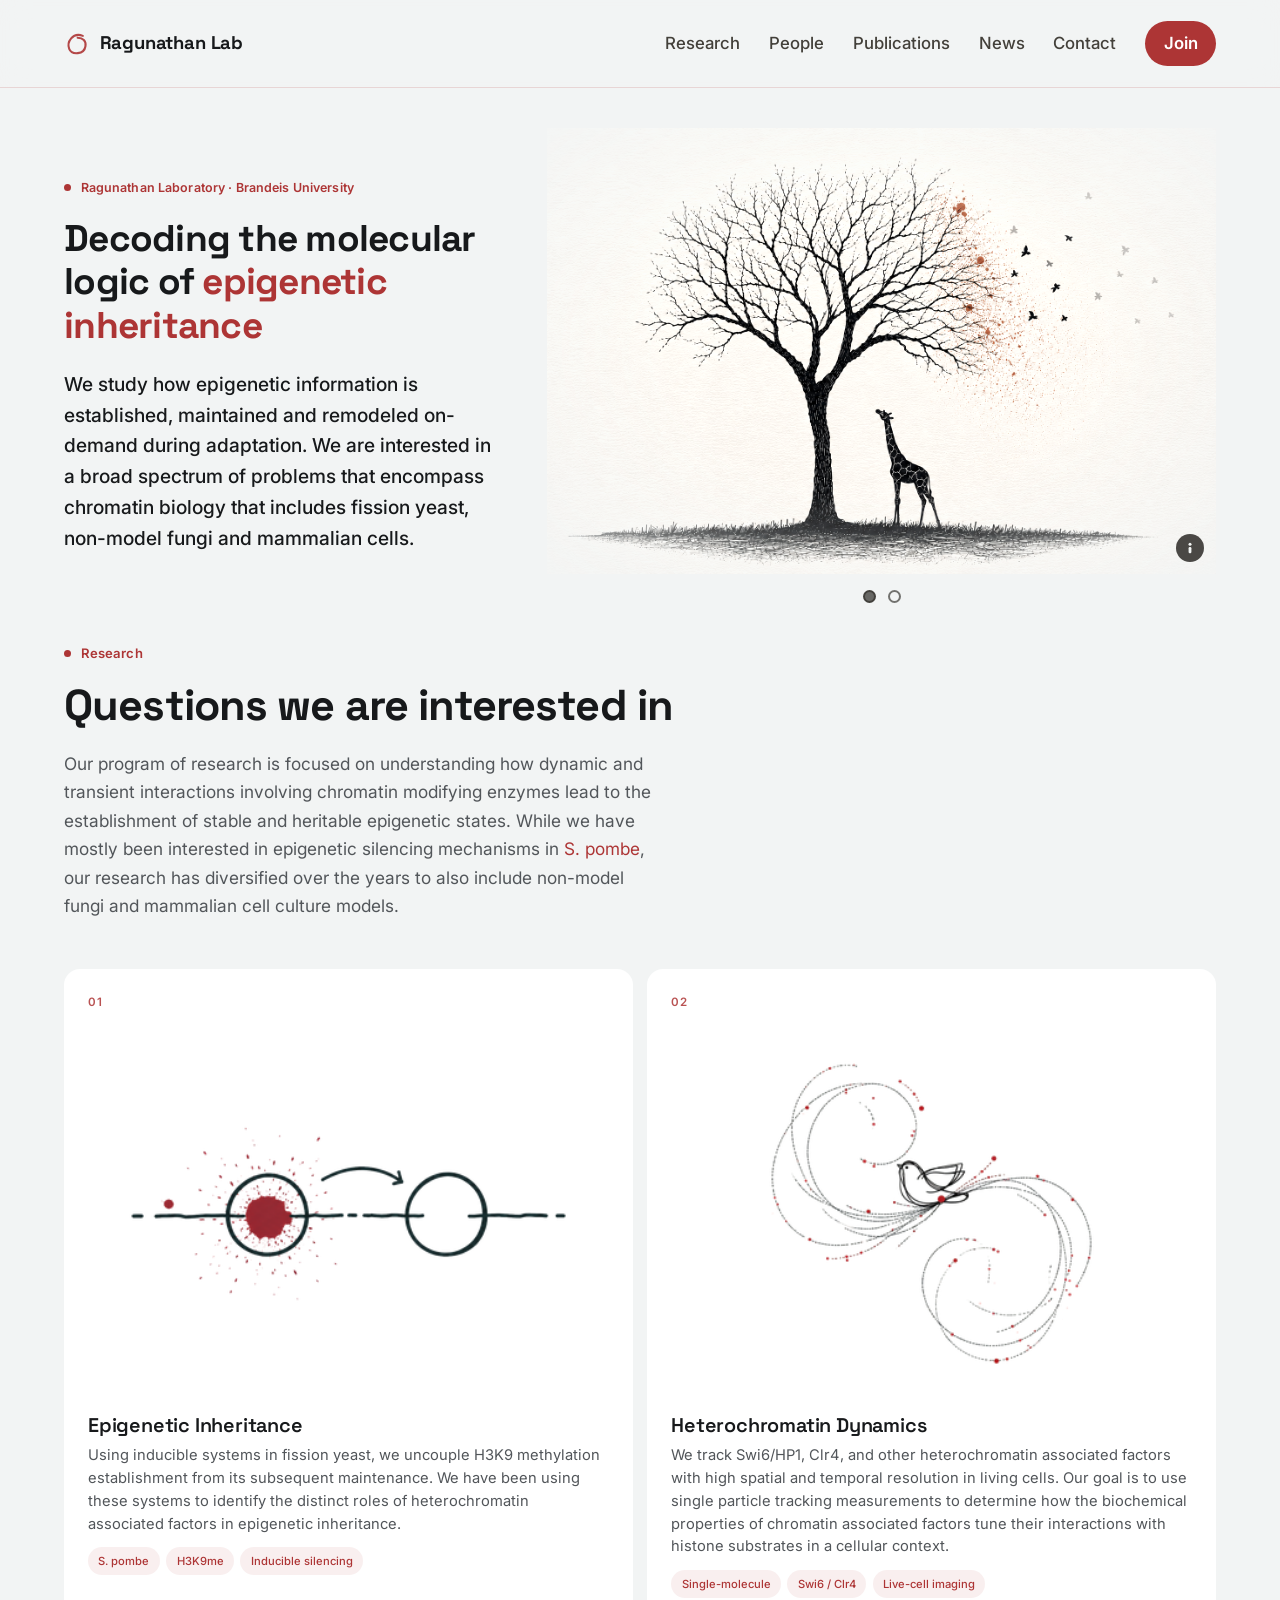
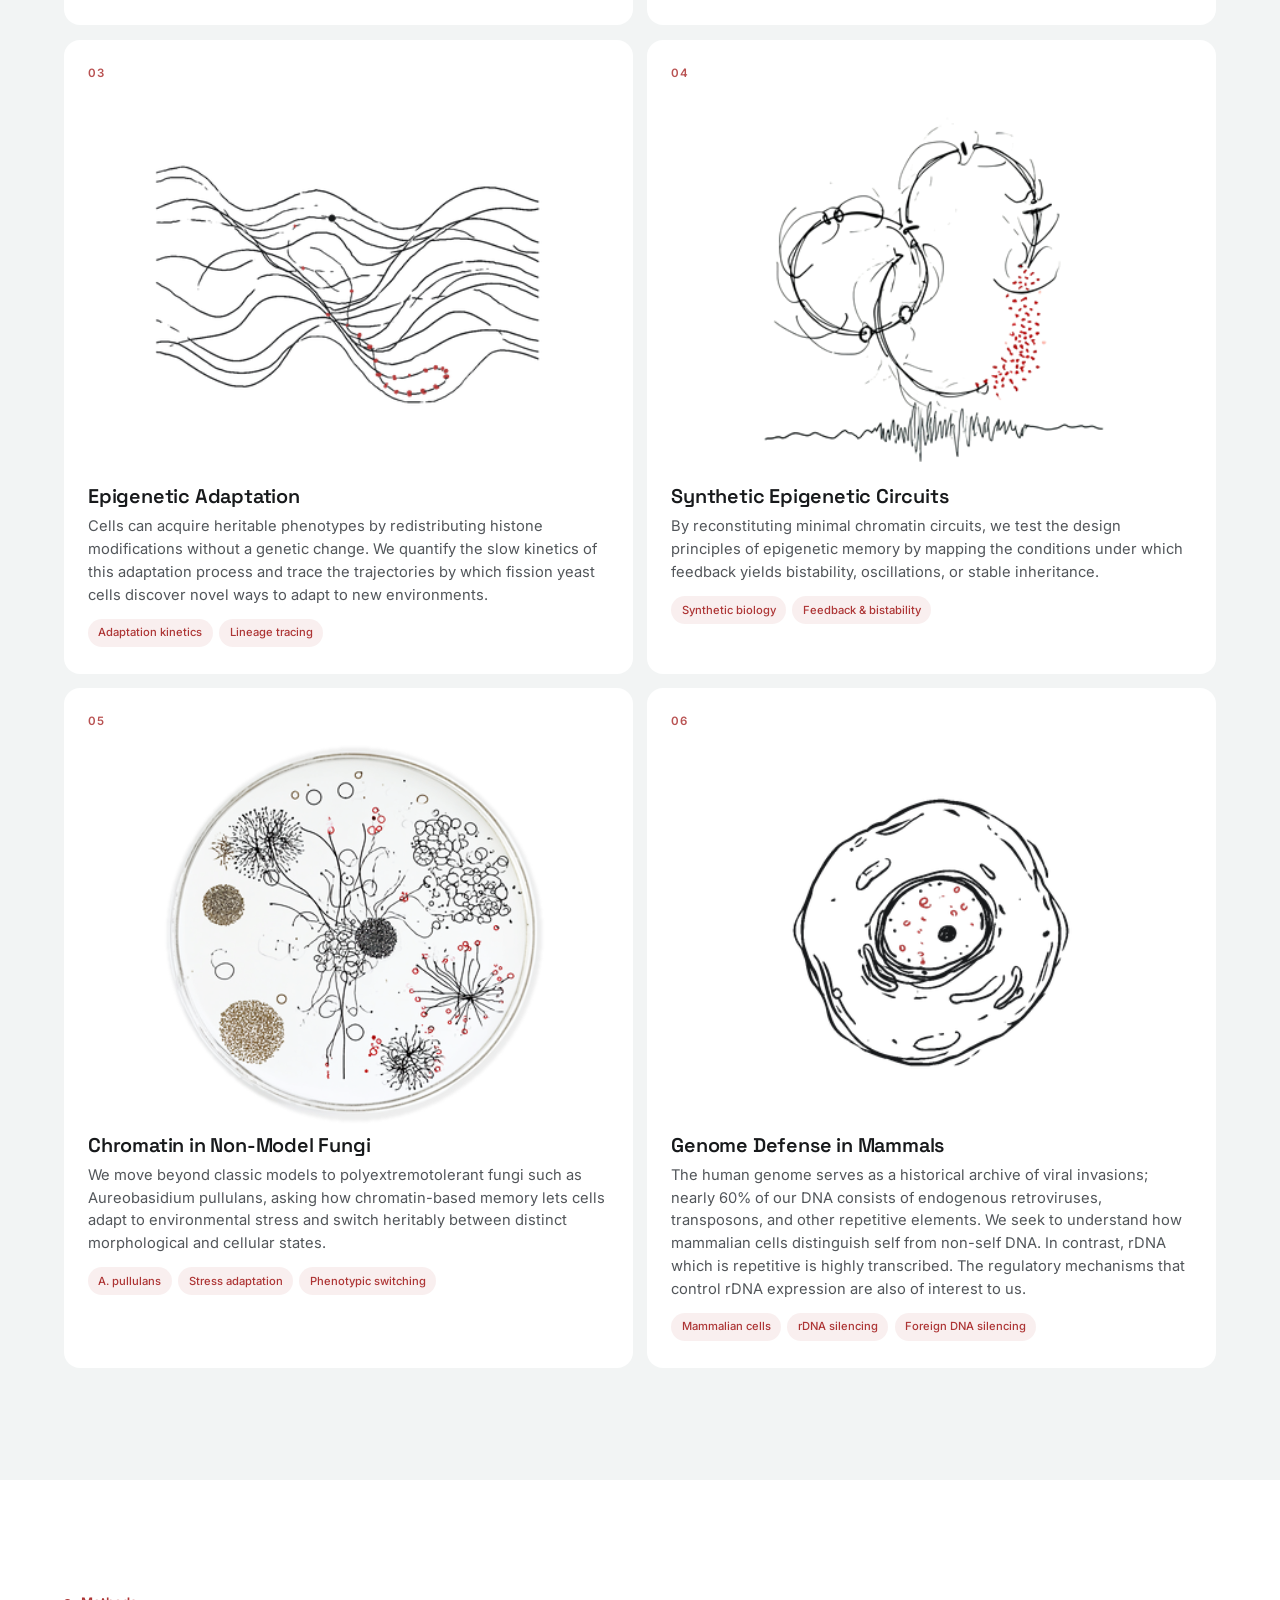
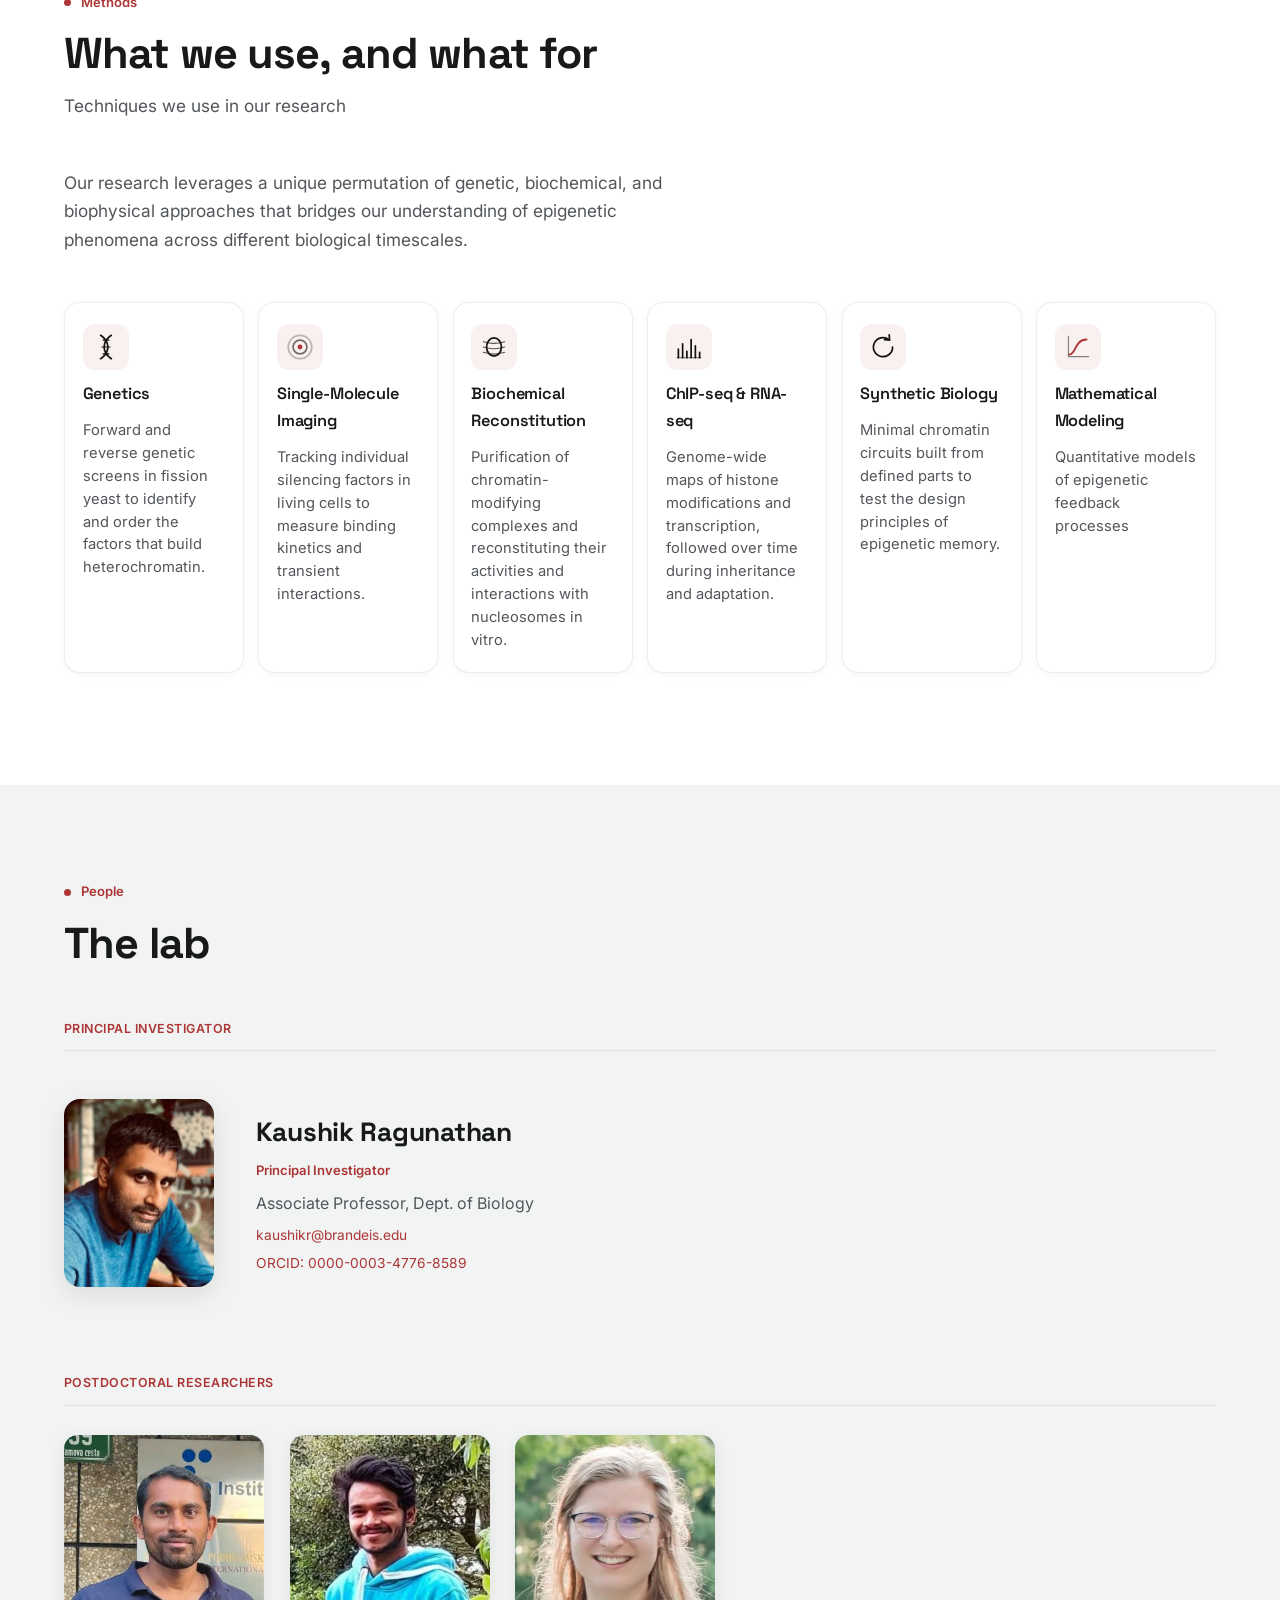
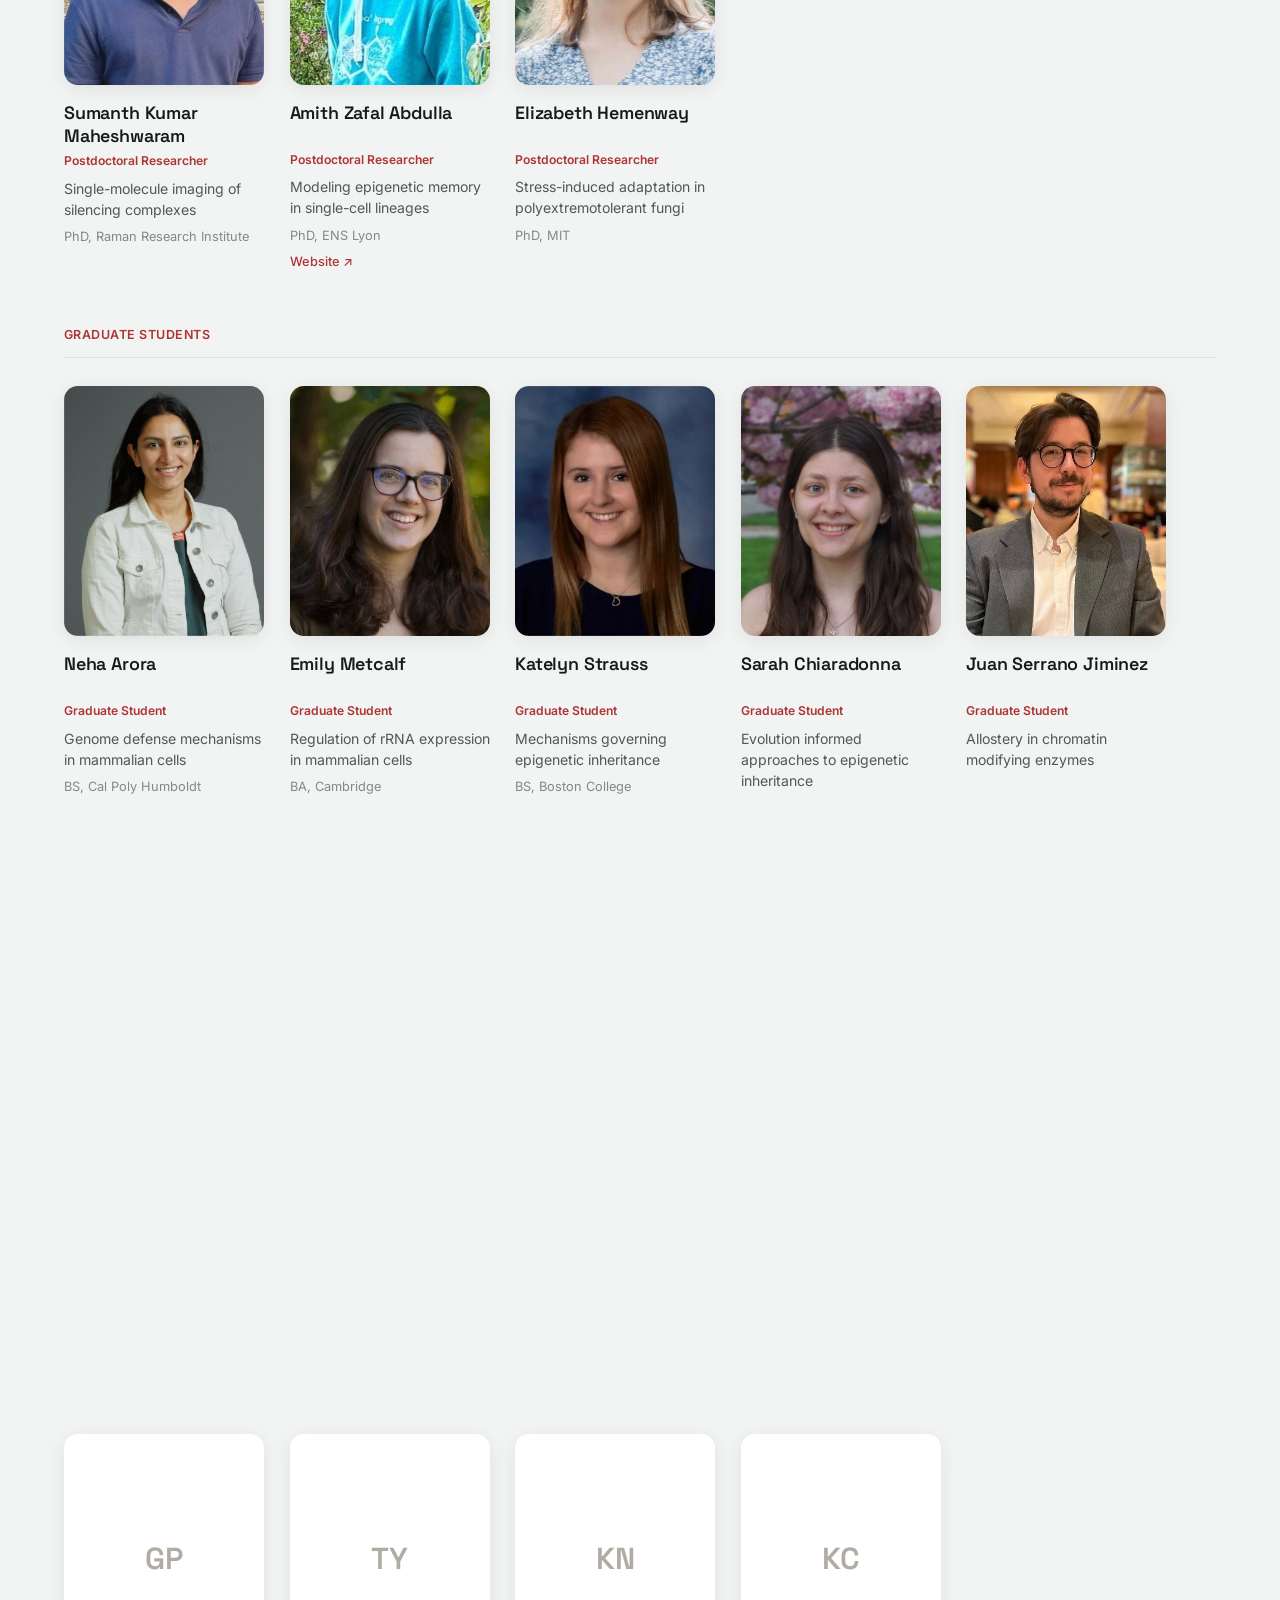
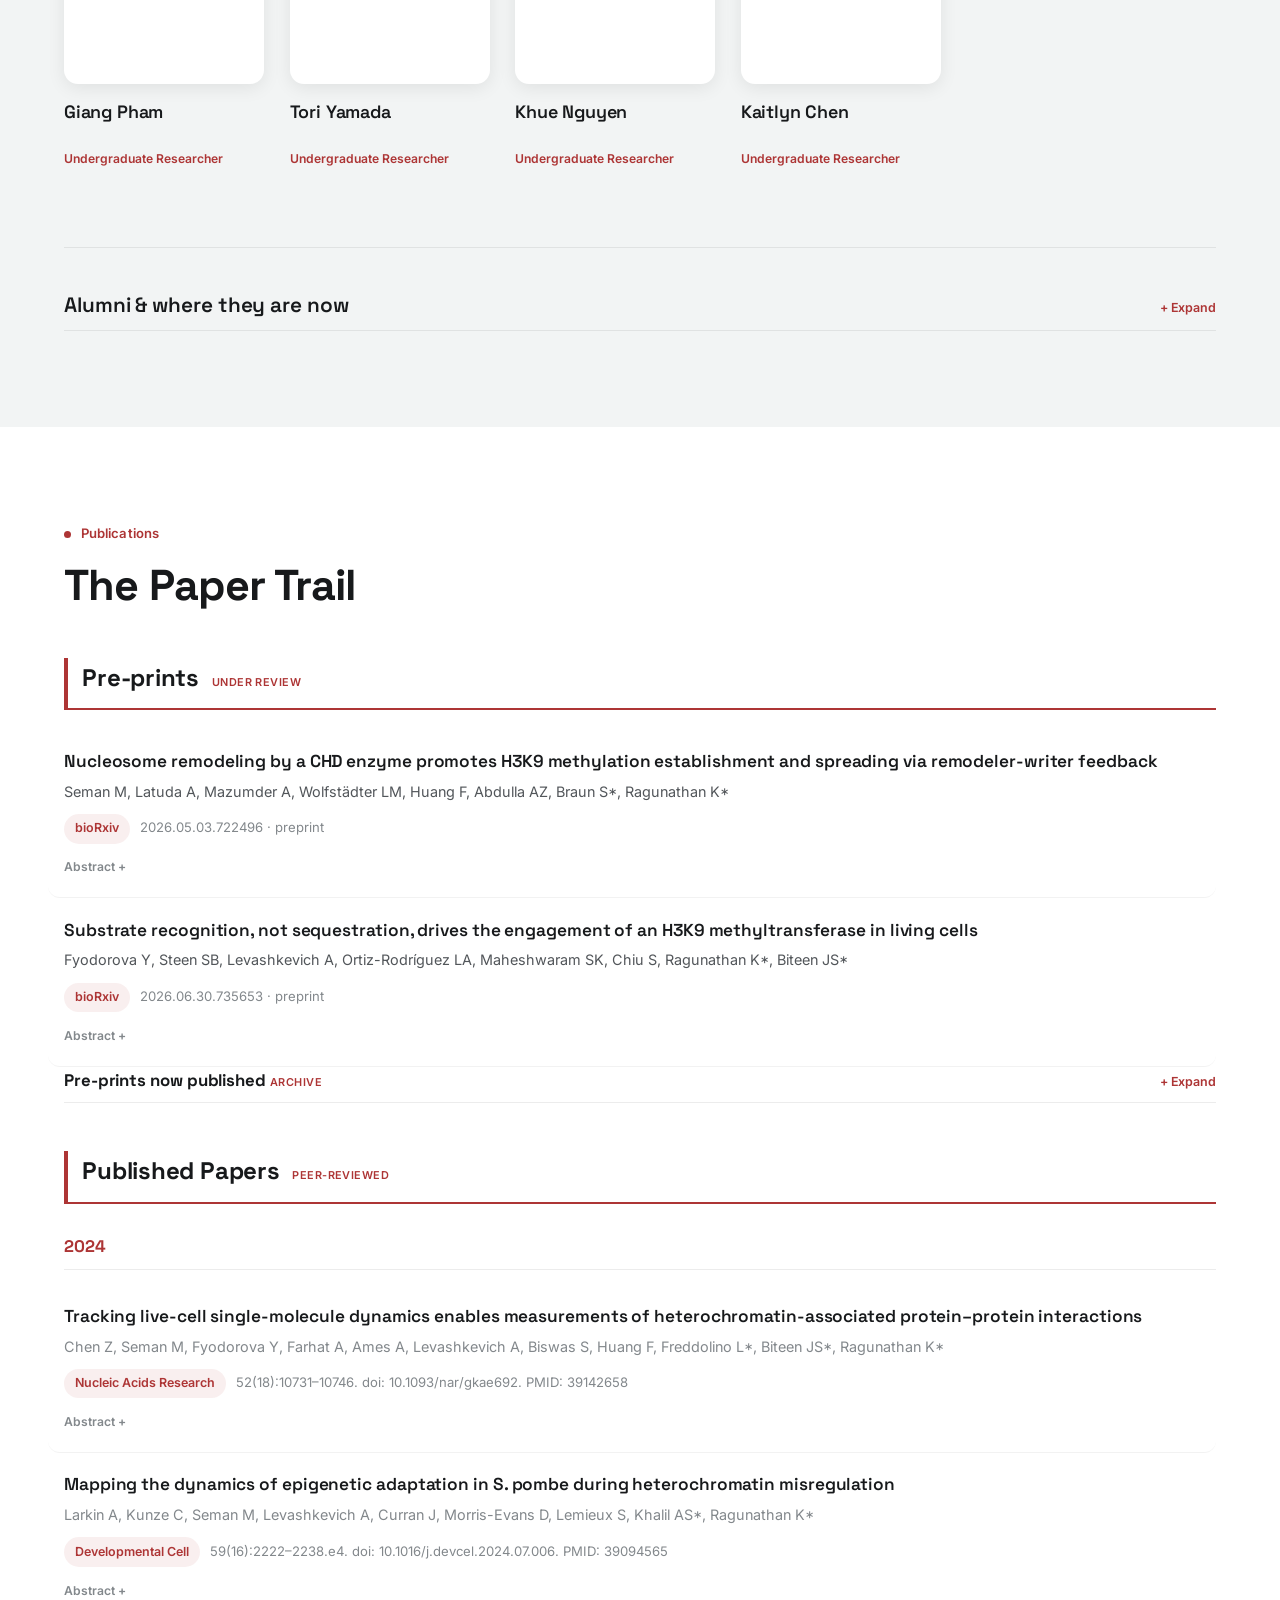
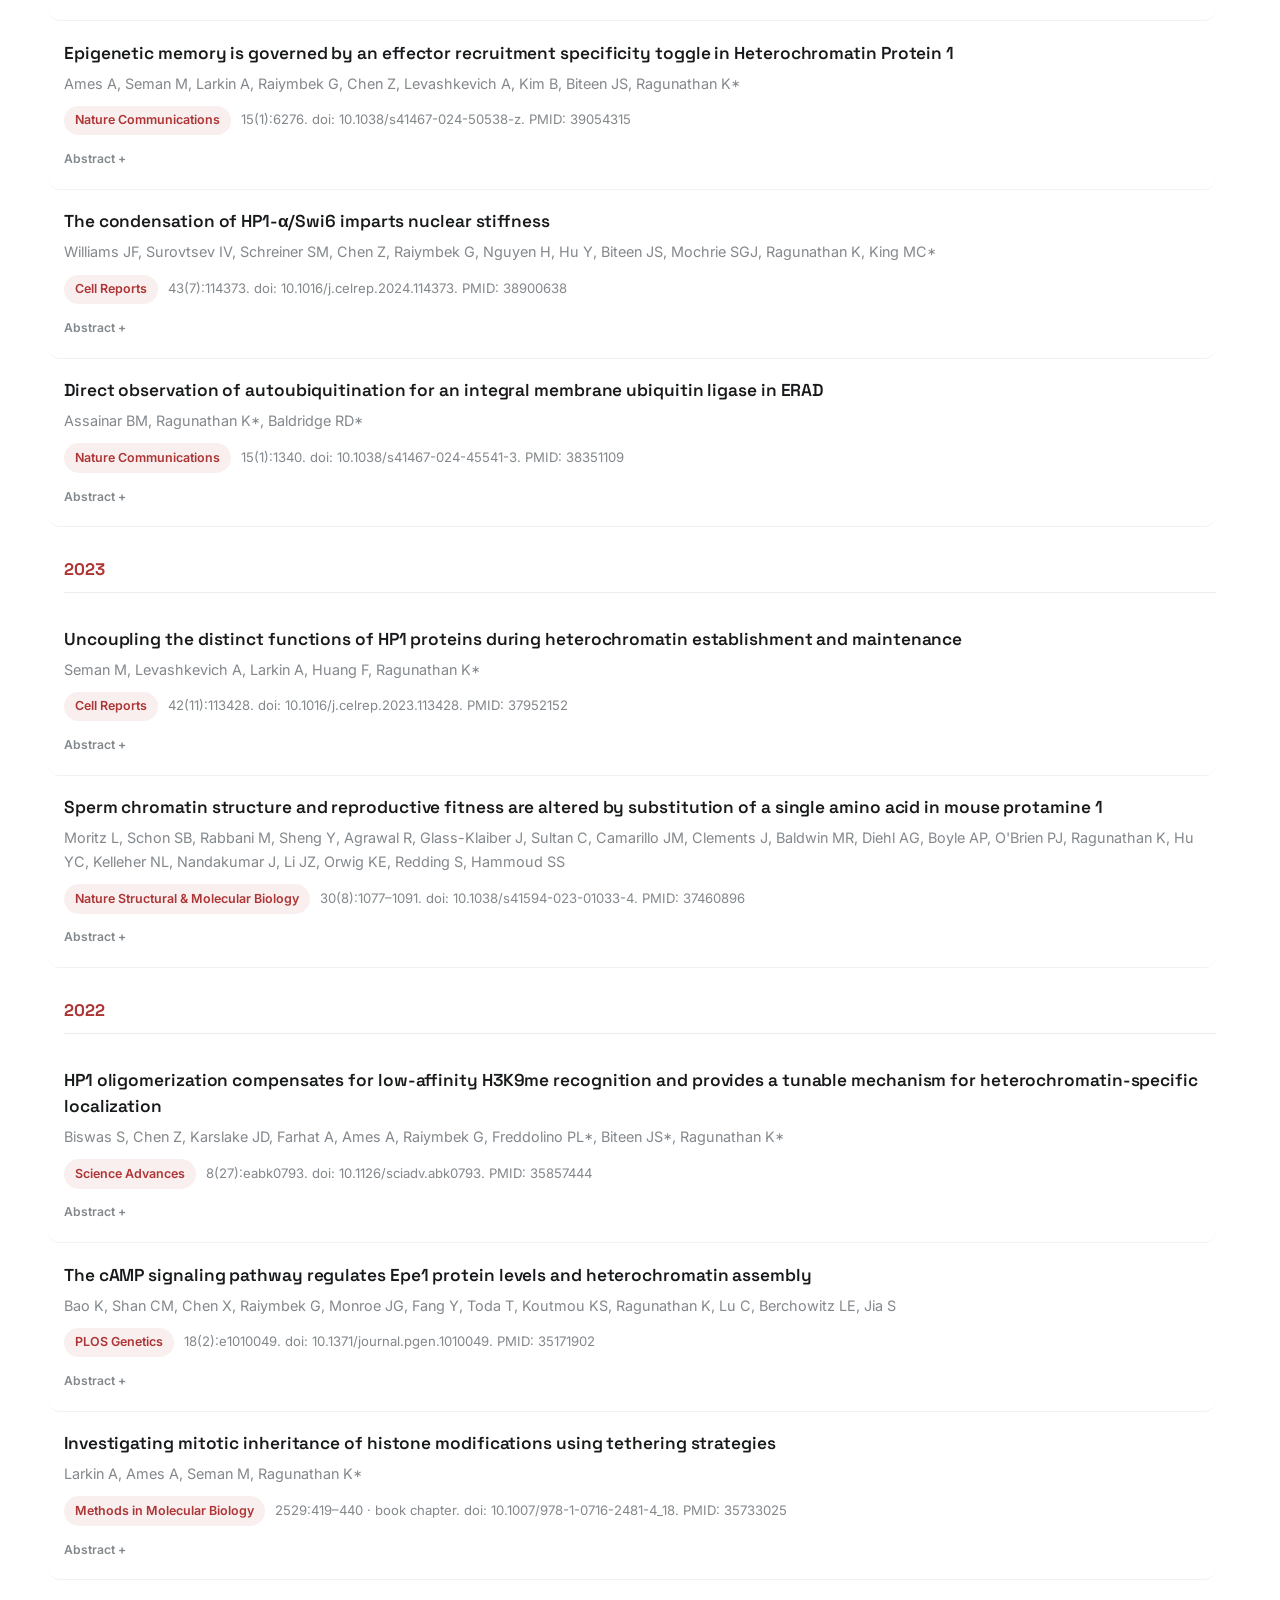
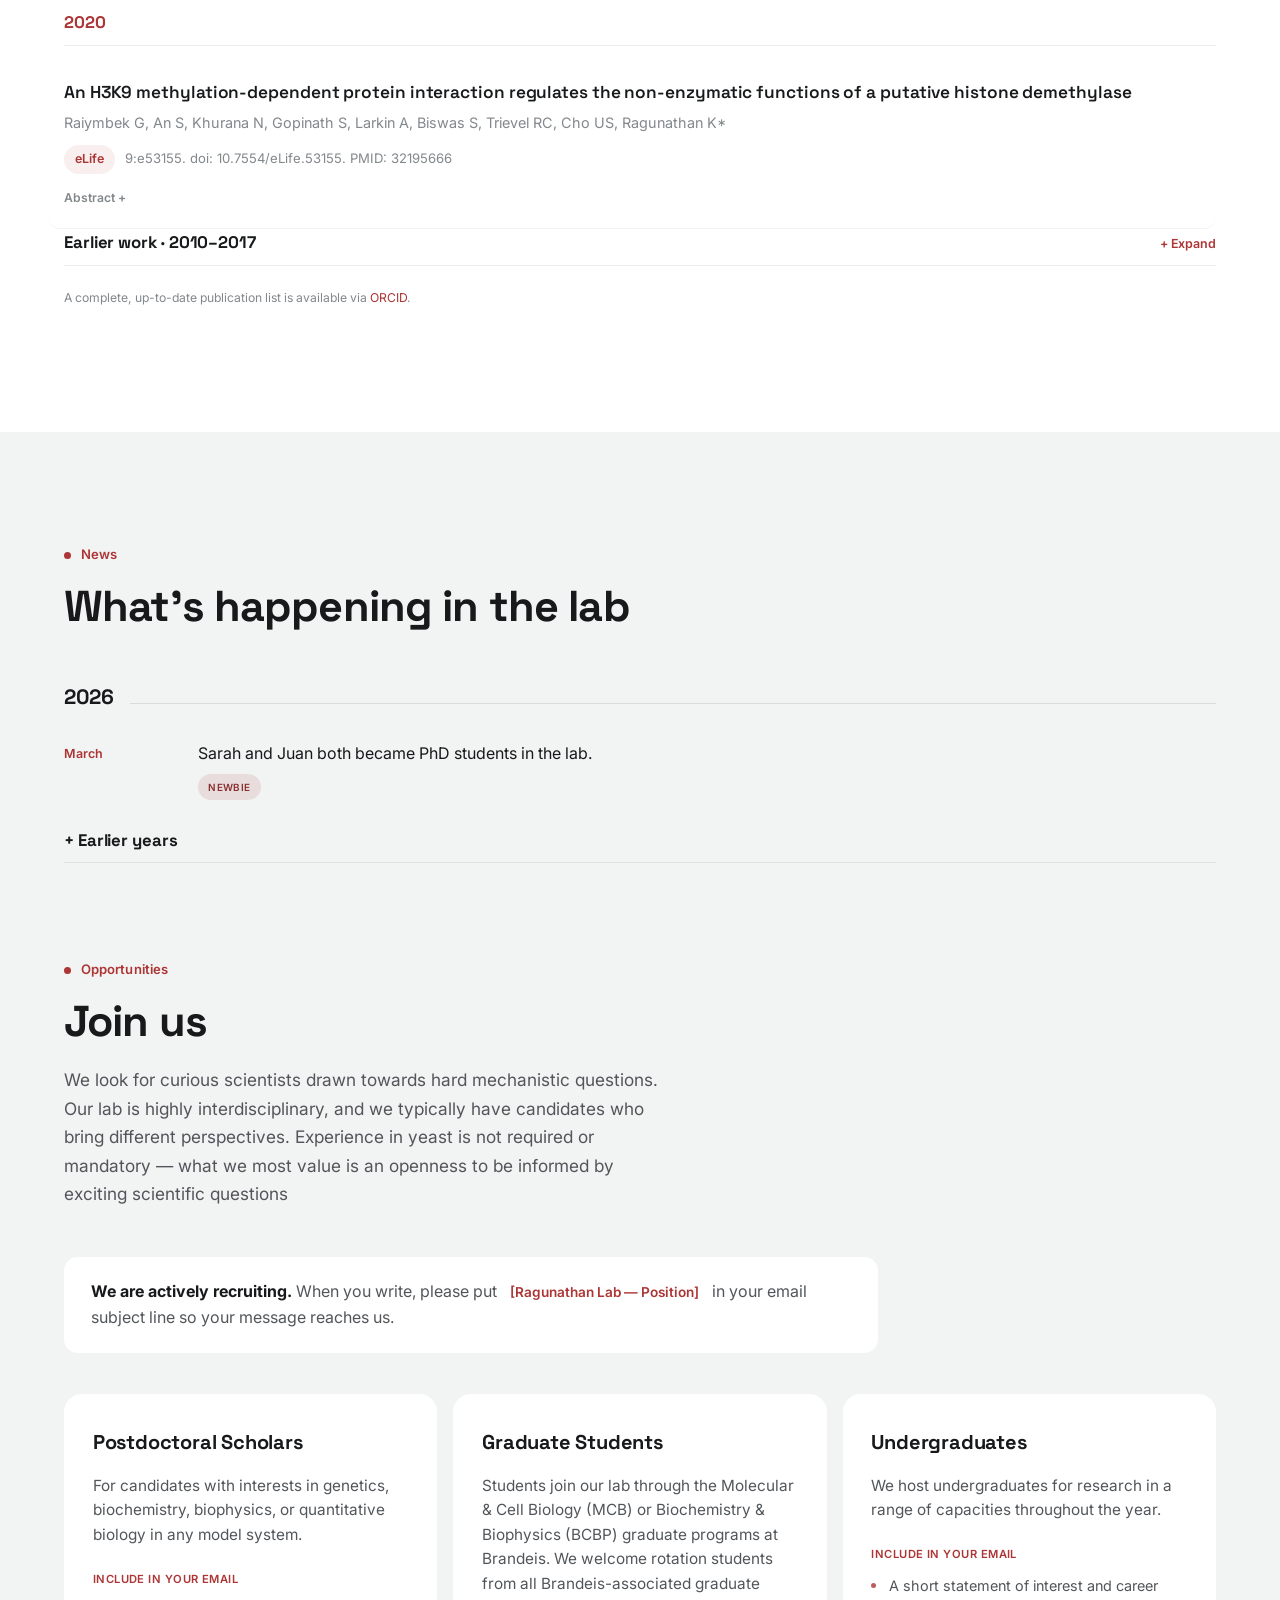
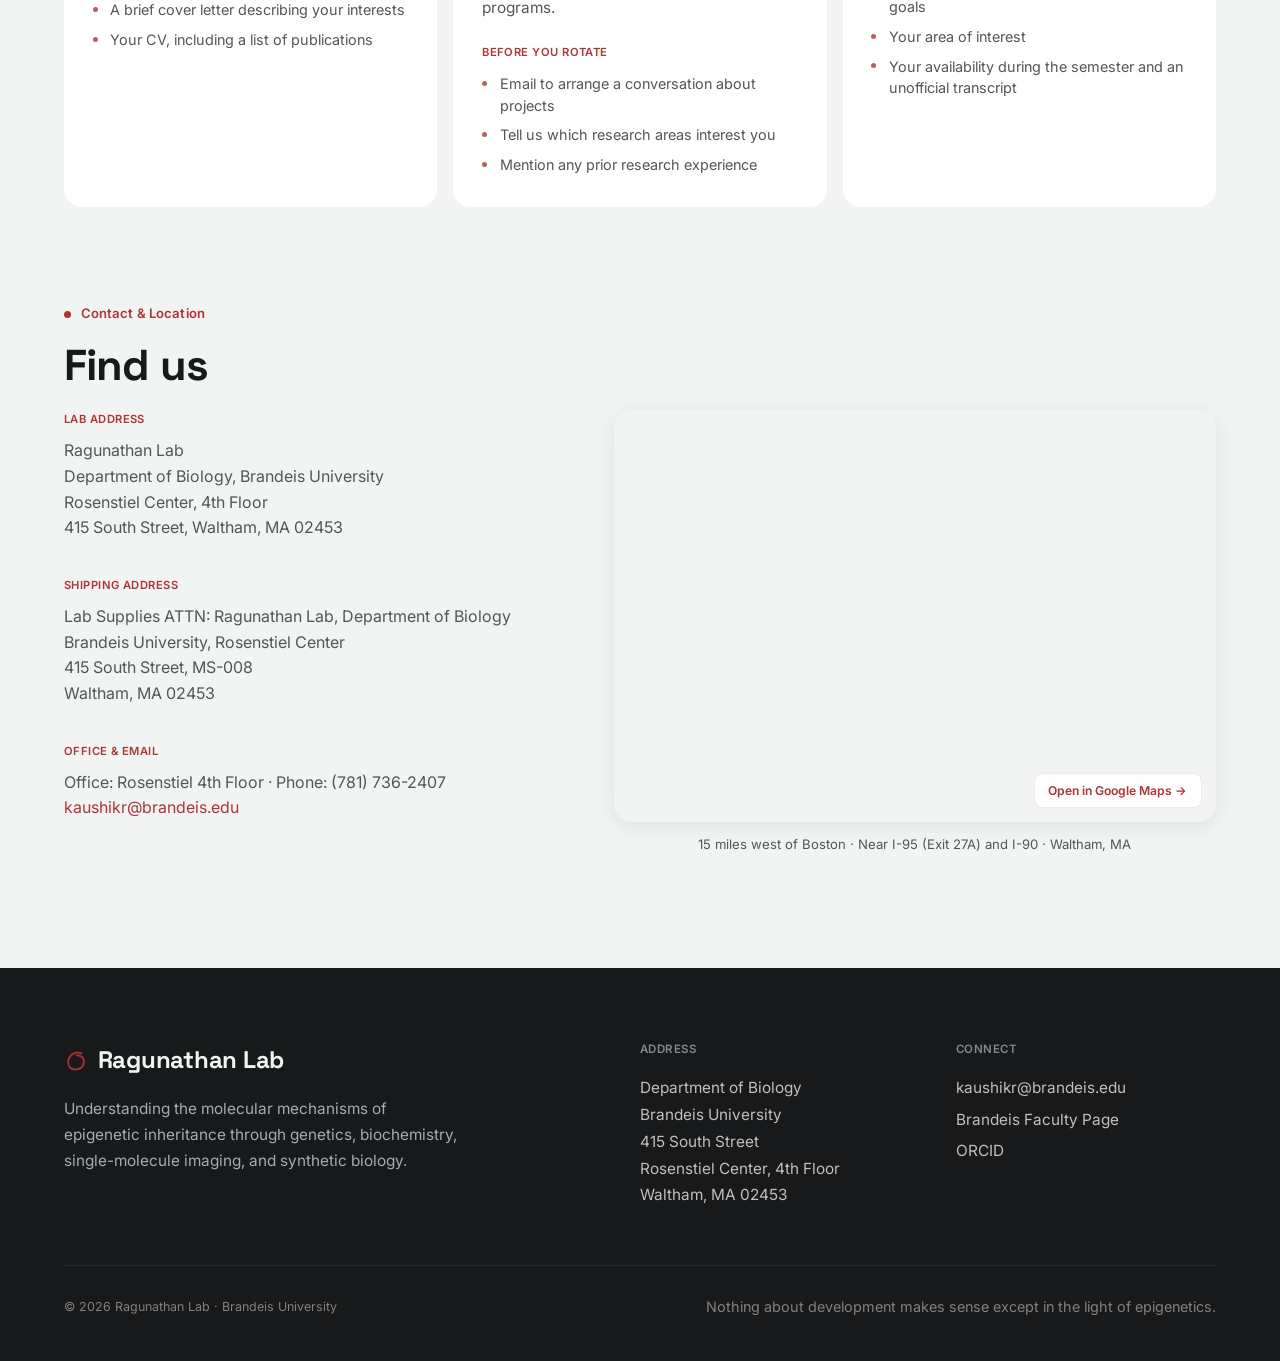
<file: index.html>
<!DOCTYPE html>
<html lang="en">
<head>
<meta charset="utf-8">
<meta name="viewport" content="width=device-width, initial-scale=1">
<meta name="color-scheme" content="light">
<title>Ragunathan Lab · Brandeis University</title>
<meta name="description" content="The Ragunathan Lab at Brandeis University studies how chromatin encodes heritable epigenetic memory.">
<link rel="icon" type="image/svg+xml" href="favicon.svg">
<meta property="og:title" content="Ragunathan Lab · Brandeis University">
<meta property="og:description" content="The Ragunathan Lab at Brandeis University studies how chromatin encodes heritable epigenetic memory.">
<meta property="og:type" content="website">
<link rel="preconnect" href="https://fonts.googleapis.com">
<link rel="preconnect" href="https://fonts.gstatic.com" crossorigin>
<link href="https://fonts.googleapis.com/css2?family=Space+Grotesk:wght@400;500;600;700&family=Inter:wght@400;500;600;700&display=swap" rel="stylesheet">
<style>
html { scroll-behavior: smooth; color-scheme: light; }
body { margin: 0; background: #f2f4f4; -webkit-font-smoothing: antialiased; }
::selection { background: #ad3535; color: #f2f4f4; }

[data-reveal].pre-reveal { opacity: 0; transform: translateY(16px); }
[data-reveal].is-revealed {
  opacity: 1; transform: translateY(0);
  transition: opacity 0.5s cubic-bezier(0.22,1,0.36,1), transform 0.5s cubic-bezier(0.22,1,0.36,1);
}

em { font-style: normal; color: var(--beni); }
.sr-only { position: absolute; width: 1px; height: 1px; overflow: hidden; clip: rect(0,0,0,0); white-space: nowrap; }

.rgl {
  position: relative;
  background: #f2f4f4;
  color: #17191b;
  font-family: 'Inter', 'Helvetica Neue', sans-serif;
  font-size: 16px;
  font-weight: 400;
  letter-spacing: 0;
  line-height: 1.65;
  overflow-x: hidden;
  --beni: #ad3535;
  --surface: #ffffff;
  --ink: #17191b;
  --ink-soft: #52565a;
  --muted: #83888c;
}

/* ===== NAV ===== */
.nav {
  position: fixed; top: 0; left: 0; right: 0; z-index: 500;
  display: flex; align-items: center; justify-content: space-between; gap: 2.5rem;
  padding: 1.3rem 5vw;
  background: rgba(242,244,244,0.92);
  backdrop-filter: blur(14px); -webkit-backdrop-filter: blur(14px);
  border-bottom: 1px solid rgba(173,53,53,0.16);
  transition: padding 0.4s, box-shadow 0.4s;
}
.nav.is-scrolled { padding: 0.85rem 5vw; box-shadow: 0 1px 0 rgba(18,17,16,0.06); }

.brand {
  display: flex; align-items: center; gap: 0.6rem;
  font-family: 'Space Grotesk', sans-serif; font-size: 1.15rem; font-weight: 700; letter-spacing: -0.01em;
  color: #17191b; text-decoration: none; white-space: nowrap;
}
.brand-mark { overflow: visible; flex-shrink: 0; }

.nav-links { display: flex; gap: 1.8rem; align-items: center; flex-wrap: nowrap; }
.nav-link {
  font-size: 1.05rem; font-weight: 500; letter-spacing: 0; text-transform: none;
  color: #43403a; text-decoration: none; transition: color 0.25s;
}
.nav-link:hover { color: var(--beni); }
.nav-link--join {
  font-weight: 600; color: #fff; background: var(--beni); padding: 0.55rem 1.15rem; border-radius: 100px;
  transition: opacity 0.25s;
}
.nav-link--join:hover { opacity: 0.86; color: #fff; }

.nav-toggle { display: none; background: none; border: none; padding: 0.4rem; margin: -0.4rem; cursor: pointer; }
.nav-toggle-bars { display: block; width: 22px; height: 14px; position: relative; }
.nav-toggle-bars span {
  position: absolute; left: 0; right: 0; height: 2px; background: #17191b; border-radius: 1px;
  transition: transform 0.3s, opacity 0.3s;
}
.nav-toggle-bars span:nth-child(1) { top: 0; }
.nav-toggle-bars span:nth-child(2) { top: 6px; }
.nav-toggle-bars span:nth-child(3) { top: 12px; }
.nav.is-open .nav-toggle-bars span:nth-child(1) { top: 6px; transform: rotate(45deg); }
.nav.is-open .nav-toggle-bars span:nth-child(2) { opacity: 0; }
.nav.is-open .nav-toggle-bars span:nth-child(3) { top: 6px; transform: rotate(-45deg); }

@media (max-width: 900px) {
  .nav-toggle { display: flex; align-items: center; justify-content: center; }
  .nav-links {
    display: none; position: absolute; top: 100%; left: 0; right: 0; flex-direction: column;
    align-items: flex-start; gap: 0; background: #f2f4f4;
    border-bottom: 1px solid rgba(18,17,16,0.08); padding: 0.5rem 5vw 1.2rem;
    box-shadow: 0 12px 24px rgba(18,17,16,0.08);
  }
  .nav-links.is-open { display: flex; }
  .nav-link { width: 100%; padding: 0.85rem 0; border-bottom: 1px solid rgba(18,17,16,0.06); }
  .nav-link--join {
    display: block; width: 100%; box-sizing: border-box; margin-top: 0.9rem;
    padding: 0.75rem 1.15rem; text-align: center; border-bottom: none;
  }
}

/* ===== HERO ===== */
.hero {
  position: relative; display: flex; align-items: center;
  padding: 8rem 5vw 1.5rem; text-align: left;
}
.hero-inner {
  width: 100%; max-width: min(92vw, 2100px); margin: 0 auto;
  display: flex; align-items: center; gap: 3.5vw;
}

.hero-art-wrapper {
  flex: 1 1 58%; min-width: 0; box-sizing: border-box; order: 2;
  display: flex; flex-direction: column; align-items: center; gap: 1rem;
}
.hero-art-frame {
  position: relative; z-index: 1; width: 100%;
  aspect-ratio: 1536 / 1024; isolation: isolate;
}
.hero-art {
  position: absolute; inset: 0; width: 100%; height: 100%;
  background-image: url('assets/hero-asset-resized.png');
  background-repeat: no-repeat;
  background-size: contain;
  background-position: center center;
  mix-blend-mode: multiply;
  filter: contrast(1.05) brightness(1.09) saturate(0.85);
  -webkit-mask-image: radial-gradient(ellipse 78% 78% at center, #000 40%, transparent 100%);
  mask-image: radial-gradient(ellipse 78% 78% at center, #000 40%, transparent 100%);
  transition: opacity 0.6s ease-in-out;
}
.hero-art--wc {
  background-image: url('assets/watercolor-chromosomes.jpg');
  background-size: cover;
  background-position: center;
  opacity: 0;
}
.hero-slide-dots { display: flex; gap: 12px; align-items: center; }
.hero-slide-dot {
  width: 13px; height: 13px; border-radius: 50%; padding: 0; cursor: pointer;
  border: 2px solid rgba(45,43,39,0.65); background: transparent;
  transition: background 0.3s;
}
.hero-slide-dot.is-active { background: rgba(45,43,39,0.7); }
.hero-art-note { position: absolute; right: 12px; bottom: 12px; z-index: 3; opacity: 0; pointer-events: none; transition: opacity 0.4s; }
.hero-art-note.is-visible { opacity: 1; pointer-events: auto; }
.hero-art-note summary {
  list-style: none; cursor: pointer; width: 28px; height: 28px; border-radius: 50%;
  display: flex; align-items: center; justify-content: center;
  background: #4a4845; border: none;
  transition: background 0.25s, transform 0.25s; -webkit-tap-highlight-color: transparent;
}
.hero-art-note summary svg circle, .hero-art-note summary svg rect { fill: #f2f4f4; }
.hero-art-note summary svg { display: block; }
.hero-art-note summary::-webkit-details-marker { display: none; }
.hero-art-note summary::marker { content: ""; }
.hero-art-note summary:hover { transform: scale(1.08); }
.hero-art-note[open] summary { background: rgba(255,255,255,0.85); }
.hero-art-note-body {
  position: absolute; right: 0; bottom: 42px; width: 280px;
  background: #fff; border: 1px solid rgba(18,17,16,0.08); border-radius: 12px;
  box-shadow: 0 14px 34px rgba(18,17,16,0.14); padding: 1rem 1.1rem;
  font-family: 'Inter', sans-serif; font-size: 0.85rem; line-height: 1.55;
  color: #43403a; text-align: left;
}
@media (max-width: 640px) {
  .hero-art-note-body { width: 220px; font-size: 0.82rem; }
}
.hero-content { position: relative; z-index: 2; flex: 1 1 38%; min-width: 0; order: 1; }
.eyebrow {
  display: flex; align-items: center; justify-content: flex-start; gap: 0.6rem;
  font-family: 'Inter', sans-serif; font-size: 0.78rem; font-weight: 600; letter-spacing: 0.01em;
  color: var(--beni); margin: 0 0 1.2rem;
}
.eyebrow-rule { width: 7px; height: 7px; border-radius: 50%; background: var(--beni); display: inline-block; }
.eyebrow-rule--dark { width: 7px; height: 7px; border-radius: 50%; background: var(--beni); }

.hero-title {
  font-family: 'Space Grotesk', sans-serif; font-size: clamp(1.9rem,2.9vw,2.85rem); font-weight: 700;
  line-height: 1.16; letter-spacing: -0.02em; margin: 0 0 1.4rem;
}
.hero-title em { font-weight: 700; color: var(--beni); }
.hero-text {
  font-family: 'Inter', sans-serif; font-size: clamp(1.02rem,1.5vw,1.25rem); font-weight: 500; line-height: 1.6;
  color: var(--ink); margin: 0; max-width: 42rem; text-wrap: pretty;
}
.hero-cta { display: flex; gap: 0.85rem; margin-top: 2rem; flex-wrap: wrap; justify-content: flex-start; }
.hero-cta-link {
  font-family: 'Inter', sans-serif; font-size: 0.86rem; font-weight: 600; letter-spacing: 0;
  text-decoration: none; padding: 0.85rem 1.7rem; border-radius: 100px; transition: background-color 0.25s, color 0.25s, opacity 0.25s;
}
.hero-cta-link--primary { background: var(--beni); color: #fff; }
.hero-cta-link--primary:hover { opacity: 0.86; }
.hero-cta-link--secondary { color: var(--ink); border: 1px solid rgba(18,17,16,0.15); background: transparent; }
.hero-cta-link--secondary:hover { background: rgba(18,17,16,0.04); }

@media (max-width: 900px) {
  .hero { padding: 7rem 6vw 3rem; }
  .hero-inner { flex-direction: column; gap: 2.5rem; }
  .hero-art-wrapper { flex-basis: auto; width: 100%; order: 1; }
  .hero-content { flex-basis: auto; width: 100%; text-align: center; order: 2; }
  .eyebrow { justify-content: center; }
  .hero-cta { justify-content: center; }
  .hero-text { margin: 0 auto; }
}

@media (max-width: 640px) {
  .hero { padding: 6.5rem 6vw 3rem; }
  .hero-title { font-size: 7.2vw; white-space: normal; }
  .hero-text { font-size: 0.94rem; max-width: 26rem; }
  .hero-cta { margin-top: 1.4rem; gap: 0.6rem; }
  .hero-cta-link { padding: 0.75rem 1.3rem; font-size: 0.8rem; }
}

/* ===== shared section bits ===== */
.section { position: relative; padding: 7rem 5vw; }
.hero + .section { padding-top: 1rem; }
.section-eyebrow {
  display: flex; align-items: center; gap: 0.6rem;
  font-family: 'Inter', sans-serif; font-size: 0.82rem; font-weight: 600; letter-spacing: 0.01em;
  color: var(--beni); margin-bottom: 1rem;
}
.section-title {
  font-family: 'Space Grotesk', sans-serif; font-size: clamp(1.9rem,3.5vw,2.7rem); font-weight: 700;
  line-height: 1.12; letter-spacing: -0.02em; max-width: 620px; margin: 0 0 1.3rem;
}
.section-intro {
  font-family: 'Inter', sans-serif; font-size: 1.08rem; font-weight: 400; color: var(--ink-soft);
  max-width: 600px; line-height: 1.65; margin: 0 0 3rem;
}

/* ===== RESEARCH ===== */
.research-grid { display: grid; grid-template-columns: 1fr; gap: 0.9rem; }
@media (min-width: 700px) { .research-grid { grid-template-columns: repeat(2, 1fr); } }
@media (min-width: 1300px) { .research-grid { grid-template-columns: repeat(3, 1fr); } }
.research-card {
  padding: 1.5rem 1.5rem 1.7rem; background: var(--surface); border-radius: 16px;
  transition: transform 0.25s cubic-bezier(0.22,1,0.36,1), box-shadow 0.25s;
}
.research-card:hover { transform: translateY(-3px); box-shadow: 0 10px 28px rgba(18,17,16,0.08); }
.card-number { font-family: 'Inter', sans-serif; font-size: 0.72rem; color: var(--beni); margin-bottom: 0.5rem; letter-spacing: 0.05em; font-weight: 600; opacity: 0.85; }
.card-figure { aspect-ratio: 420 / 312; width: 100%; margin-bottom: 0.4rem; display: flex; align-items: center; justify-content: center; }
.card-figure svg { width: 100%; height: 100%; }
.card-figure-img { width: 100%; height: 100%; object-fit: cover; }
.card-title { font-family: 'Space Grotesk', sans-serif; font-size: 1.24rem; font-weight: 600; margin: 0 0 0.4rem; line-height: 1.25; letter-spacing: -0.01em; }
.card-text { font-size: 0.92rem; color: var(--ink-soft); line-height: 1.55; margin: 0 0 0.75rem; }
.tag-row { display: flex; flex-wrap: wrap; gap: 0.4rem; }
.tag {
  font-family: 'Inter', sans-serif; font-size: 0.7rem; font-weight: 500; letter-spacing: 0;
  color: var(--beni); padding: 0.3rem 0.65rem; background: rgba(173,53,53,0.08); border-radius: 100px;
}
.tag em { text-transform: none; }

/* ===== METHODS ===== */
.section--methods { background: var(--surface); }
.methods-header { margin-bottom: 3rem; }
.methods-header-left .section-eyebrow { margin-bottom: 1rem; }
.methods-header-left .section-title { margin: 0 0 0.9rem; }
.methods-header-text {
  font-family: 'Inter', sans-serif; font-size: 1.08rem; font-weight: 400;
  color: var(--ink-soft); max-width: 600px; line-height: 1.65; margin: 0;
}
.methods-grid { display: grid; grid-template-columns: repeat(auto-fit,minmax(250px,1fr)); gap: 0.9rem; }
@media (min-width: 1100px) { .methods-grid { grid-template-columns: repeat(6, 1fr); } }
.method-card {
  display: flex; flex-direction: column; gap: 0.7rem; padding: 1.3rem 1.1rem;
  background: #fff; border: 1px solid rgba(23,25,27,0.08); border-radius: 16px;
  box-shadow: 0 2px 8px rgba(23,25,27,0.04);
  transition: transform 0.25s cubic-bezier(0.22,1,0.36,1), box-shadow 0.25s, border-color 0.25s;
}
.method-card:hover { transform: translateY(-3px); box-shadow: 0 10px 24px rgba(18,17,16,0.1); border-color: rgba(173,53,53,0.3); }
.method-icon { line-height: 0; display: inline-flex; align-items: center; justify-content: center; width: 46px; height: 46px; border-radius: 12px; background: rgba(173,53,53,0.07); }
.method-card h3 { font-family: 'Space Grotesk', sans-serif; font-size: 1.02rem; font-weight: 600; margin: 0; color: var(--ink); letter-spacing: -0.01em; }
.method-card p { font-size: 0.92rem; color: var(--ink-soft); line-height: 1.55; margin: 0; }

/* ===== TEAM ===== */
.section--team { padding: 6rem 5vw 6rem; background: #f2f4f4; }
.role-heading {
  font-family: 'Inter', sans-serif; font-size: 0.78rem; letter-spacing: 0.04em; text-transform: uppercase;
  color: var(--beni); font-weight: 600; margin: 3.2rem 0 1.8rem; padding-bottom: 0.7rem; border-bottom: 1px solid rgba(18,17,16,0.08);
}
.role-heading:first-of-type { margin-top: 1.5rem; }

.pi-row { display: flex; gap: 2.6rem; align-items: center; max-width: 700px; padding: 1.2rem 0 2.2rem; }
.pi-photo {
  width: 150px; aspect-ratio: 4/5; flex-shrink: 0; border-radius: 16px; overflow: hidden;
  box-shadow: 0 8px 28px rgba(18,17,16,0.10);
}
.pi-photo img { width: 100%; height: 100%; object-fit: cover; object-position: center 15%; }
.pi-name { font-family: 'Space Grotesk', sans-serif; font-size: 1.65rem; font-weight: 700; margin: 0 0 0.3rem; color: var(--ink); letter-spacing: -0.01em; }
.pi-role { font-family: 'Inter', sans-serif; font-size: 0.82rem; font-weight: 600; letter-spacing: 0; color: var(--beni); margin-bottom: 0.6rem; }
.pi-dept { font-family: 'Inter', sans-serif; font-size: 1rem; color: var(--ink-soft); line-height: 1.5; margin-bottom: 0.55rem; }
.pi-email { display: block; font-family: 'Inter', sans-serif; font-size: 0.86rem; color: var(--beni); text-decoration: none; transition: opacity 0.3s; }
.pi-email + .pi-email { margin-top: 0.35rem; }
.pi-email:hover { opacity: 0.7; }

.member-grid { display: grid; grid-template-columns: repeat(auto-fill,minmax(170px,200px)); gap: 2.4rem 1.6rem; justify-content: start; }
.member { text-align: left; width: 100%; max-width: 200px; }
.member-photo {
  width: 100%; aspect-ratio: 4/5; margin: 0 0 1rem; border-radius: 14px; overflow: hidden;
  box-shadow: 0 4px 18px rgba(18,17,16,0.08);
}
.member-photo img { width: 100%; height: 100%; object-fit: cover; object-position: center 15%; }
.member-photo--placeholder {
  display: flex; align-items: center; justify-content: center;
  background: var(--surface);
}
.member-photo--placeholder .placeholder-initials {
  font-family: 'Space Grotesk', sans-serif; font-size: 1.9rem; font-weight: 600; color: #b0aca4; letter-spacing: 0;
}
.member-name { font-family: 'Space Grotesk', sans-serif; font-size: 1.12rem; font-weight: 600; line-height: 1.3; min-height: 2.5em; margin: 0 0 0.25rem; letter-spacing: -0.01em; }
.member-role { font-family: 'Inter', sans-serif; font-size: 0.76rem; font-weight: 600; letter-spacing: 0; color: var(--beni); margin-bottom: 0.4rem; }
.member-bio { font-family: 'Inter', sans-serif; font-size: 0.88rem; color: var(--ink-soft); line-height: 1.5; }
.member-edu { font-family: 'Inter', sans-serif; font-size: 0.8rem; color: var(--muted); margin-top: 0.4rem; }
.member-link { font-family: 'Inter', sans-serif; font-size: 0.8rem; font-weight: 500; color: var(--beni); text-decoration: none; display: inline-block; margin-top: 0.35rem; transition: opacity 0.25s; }
.member-link:hover { opacity: 0.7; }

.alumni { margin-top: 4.5rem; padding-top: 2.5rem; border-top: 1px solid rgba(18,17,16,0.08); }
.alumni-toggle { font-size: 1.3rem; color: var(--ink); letter-spacing: 0; margin-bottom: 1.6rem; max-width: 680px; }
.alumni-toggle:hover { opacity: 0.75; }
.alumni-heading { font-family: 'Space Grotesk', sans-serif; font-size: 1.3rem; font-weight: 600; color: var(--ink); }
.alumni-toggle .archive-toggle-label { color: var(--beni); flex-shrink: 0; }
.alumni-list { display: flex; flex-direction: column; max-width: 680px; }
.alumni-list[hidden] { display: none; }
.alumni-row { display: flex; justify-content: space-between; align-items: baseline; padding: 0.85rem 0; border-bottom: 1px solid rgba(18,17,16,0.08); gap: 1rem 1.5rem; flex-wrap: wrap; }
.alumni-row strong { font-family: 'Space Grotesk', sans-serif; font-size: 1rem; font-weight: 600; color: var(--ink); flex-shrink: 0; }
.alumni-row span { font-family: 'Inter', sans-serif; font-size: 0.84rem; color: var(--muted); text-align: right; }

@media (max-width: 640px) {
  .alumni-row { flex-direction: column; align-items: flex-start; gap: 0.3rem; padding: 1rem 0; }
  .alumni-row span { text-align: left; }
  .section { padding: 3.5rem 5vw; }
}

/* ===== NEWS ===== */
.section--news { background: #f2f4f4; padding-bottom: 3rem; }
.news-year-group { margin-bottom: 0.5rem; }
.news-year-head { display: flex; align-items: baseline; gap: 1rem; padding: 1.8rem 0 0.5rem; }
.news-year-group:first-child .news-year-head { padding-top: 0; }
.news-year { font-family: 'Space Grotesk', sans-serif; font-size: 1.3rem; font-weight: 700; color: var(--ink); }
.news-year-rule { flex: 1; height: 1px; background: rgba(18,17,16,0.1); }
.news-item {
  display: grid; grid-template-columns: 110px 1fr; gap: 1.5rem; padding: 1.15rem 0;
  border-top: 1px solid rgba(18,17,16,0.07);
}
.news-year-group .news-item:first-of-type { border-top: none; }
.news-date {
  font-family: 'Inter', sans-serif; font-size: 0.78rem; font-weight: 600; letter-spacing: 0;
  color: var(--beni); padding-top: 0.2rem;
}
.news-body { font-family: 'Inter', sans-serif; font-size: 1rem; font-weight: 400; color: var(--ink); line-height: 1.55; margin: 0 0 0.55rem; }
.news-body em { color: var(--beni); }
.news-body a { color: var(--beni); text-decoration: none; border-bottom: 1px solid rgba(173,53,53,0.3); }
.news-tags { display: flex; flex-wrap: wrap; gap: 0.5rem; }
.news-tag {
  font-family: 'Inter', sans-serif; font-size: 0.62rem; font-weight: 600;
  letter-spacing: 0.03em; text-transform: uppercase; padding: 0.3rem 0.65rem; border-radius: 100px;
}
.news-tag--member     { color: #8a3030; background: rgba(173,53,53,0.13); }
.news-tag--defense    { color: #1a1714; background: rgba(18,17,16,0.09); }
.news-tag--promotion  { color: #9c5a18; background: rgba(196,122,38,0.16); }
.news-tag--award      { color: #8a6d1f; background: rgba(196,166,38,0.18); }
.news-tag--publication{ color: #235066; background: rgba(45,90,107,0.14); }
.news-tag--funding    { color: #3f6233; background: rgba(79,122,62,0.15); }
.news-tag--move       { color: #6b4c7a; background: rgba(123,86,138,0.14); }
.news-tag--rotation   { color: #8a5a3a; background: rgba(166,123,91,0.18); }
.news-tag--candidacy  { color: #46586b; background: rgba(70,88,107,0.13); }
.news-archive-toggle {
  display: flex; align-items: center; gap: 0.7rem; background: none; border: none; cursor: pointer;
  font-family: 'Inter', sans-serif; font-size: 0.84rem; font-weight: 600;
  letter-spacing: 0; color: var(--ink-soft); padding: 1.3rem 0 0.5rem;
}
.news-archive-toggle:hover { color: var(--beni); }
@media (max-width: 560px) {
  .news-item { grid-template-columns: 1fr; gap: 0.4rem; }
}

/* ===== PUBLICATIONS ===== */
.section--pubs { padding: 6rem 5vw 7rem; background: var(--surface); }
.pub-category {
  font-family: 'Space Grotesk', sans-serif; font-size: 1.5rem; font-weight: 700; color: var(--ink);
  letter-spacing: -0.01em; margin: 3rem 0 1.2rem; padding: 0 0 0.7rem 0.9rem; border-bottom: 2px solid var(--beni); border-left: 4px solid var(--beni);
  display: flex; align-items: baseline; gap: 0.8rem;
}
.section--pubs > .pub-category:first-of-type { margin-top: 0; }
.pub-category-note { font-family: 'Inter', sans-serif; font-size: 0.68rem; font-weight: 600; letter-spacing: 0.04em; text-transform: uppercase; color: var(--beni); }
.pub-item {
  padding: 1.15rem 1rem; margin-left: -1rem; border-bottom: 1px solid rgba(18,17,16,0.05);
  border-radius: 12px; transition: background 0.25s;
}
.pub-item:hover { background: #fff; }
.pub-title {
  font-family: 'Space Grotesk', sans-serif; font-size: 1.08rem; font-weight: 600; line-height: 1.35; color: var(--ink);
  text-decoration: none; letter-spacing: -0.005em; transition: color 0.2s;
}
.pub-title:hover { color: var(--beni); }
.pub-authors { font-size: 0.9rem; color: var(--ink-soft); margin-top: 0.35rem; }
.pub-authors--muted { color: var(--muted); }
.pub-meta { margin-top: 0.65rem; display: flex; flex-wrap: wrap; align-items: baseline; gap: 0.6rem; }
.pub-journal { font-size: 0.78rem; font-weight: 600; color: var(--beni); background: rgba(173,53,53,0.08); border: none; padding: 0.28rem 0.7rem; border-radius: 100px; }
.pub-date, .pub-cite { font-family: 'Inter', sans-serif; font-size: 0.82rem; color: var(--muted); }
.pub-cite { color: var(--muted); }
.pub-note { font-family: 'Inter', sans-serif; font-size: 0.72rem; color: var(--muted); margin: 0.8rem 0 2.2rem; font-style: normal; }

.pub-abstract { margin-top: 0.55rem; }
.pub-abstract summary {
  display: inline-block; list-style: none; cursor: pointer; font-family: 'Inter', sans-serif;
  font-size: 0.76rem; font-weight: 600; letter-spacing: 0; text-transform: none; color: var(--muted);
  transition: color 0.25s; -webkit-tap-highlight-color: transparent;
}
.pub-abstract summary::-webkit-details-marker { display: none; }
.pub-abstract summary::marker { content: ""; }
.pub-abstract summary:hover { color: var(--beni); }
.pub-abstract .abs-label-open { display: none; }
.pub-abstract[open] summary .abs-label-closed { display: none; }
.pub-abstract[open] summary .abs-label-open { display: inline; }
.pub-abstract-body {
  display: grid; grid-template-rows: 0fr; overflow: hidden; opacity: 0;
  transition: grid-template-rows 0.45s ease, opacity 0.38s ease 0.08s;
}
.pub-abstract-body > p { overflow: hidden; min-height: 0; }
.pub-abstract[open] .pub-abstract-body { grid-template-rows: 1fr; opacity: 1; }
.pub-abstract-body p {
  margin: 0.65rem 0 0.2rem; padding-left: 0.9rem; border-left: 2px solid rgba(173,53,53,0.3);
  font-family: 'Inter', sans-serif; font-size: 0.86rem; font-weight: 400; line-height: 1.6;
  color: var(--ink-soft); letter-spacing: 0;
}
.pub-year {
  font-family: 'Space Grotesk', sans-serif; font-size: 1.05rem; font-weight: 700; color: var(--beni);
  letter-spacing: -0.005em; margin: 1.8rem 0 0.9rem; padding-bottom: 0.5rem; border-bottom: 1px solid rgba(18,17,16,0.08);
}
.pub-footnote { font-family: 'Inter', sans-serif; font-size: 0.76rem; color: var(--muted); margin-top: 1.4rem; }
.pub-footnote a { color: var(--beni); text-decoration: none; }

.archive-toggle, .alumni-toggle {
  all: unset; cursor: pointer; box-sizing: border-box; width: 100%;
  font-family: 'Space Grotesk', sans-serif; font-size: 1.05rem; font-weight: 700; color: var(--ink);
  letter-spacing: -0.005em; margin: 0; padding-bottom: 0.5rem; border-bottom: 1px solid rgba(18,17,16,0.08);
  display: flex; align-items: baseline; justify-content: space-between; gap: 0.8rem; transition: opacity 0.3s;
}
.archive-toggle:hover, .alumni-toggle:hover { opacity: 0.7; }
.archive-toggle-label { font-family: 'Inter', sans-serif; font-size: 0.78rem; font-weight: 600; color: var(--beni); }
.archive-content p {
  font-family: 'Inter', sans-serif; font-size: 1rem; font-weight: 400; color: var(--ink-soft); margin: 1rem 0 2.6rem;
}
.archive-content .pub-abstract-body p {
  font-family: 'Inter', sans-serif; font-size: 0.86rem; font-weight: 400; color: var(--ink-soft); margin: 0.65rem 0 0.2rem;
}

/* ===== OPENINGS ===== */
.section--openings { padding: 3rem 5vw 3rem; background: #f2f4f4; }
.recruiting-callout {
  margin: 0 0 2.6rem; padding: 1.4rem 1.7rem; background: var(--surface); border-left: none; border-radius: 14px;
  font-family: 'Inter', sans-serif; font-size: 1rem; font-weight: 400; color: var(--ink-soft); line-height: 1.6;
  max-width: 760px;
}
.recruiting-callout strong { font-weight: 700; color: var(--ink); }
.callout-tag { font-family: 'Inter', sans-serif; font-size: 0.85rem; font-weight: 600; color: var(--beni); background: #fff; padding: 0.15rem 0.55rem; border-radius: 100px; }
.openings-grid { display: grid; grid-template-columns: repeat(auto-fit,minmax(260px,1fr)); gap: 1rem; }
.opening-col { padding: 2rem 1.8rem; border: none; background: var(--surface); border-radius: 18px; transition: transform 0.25s, box-shadow 0.25s; }
.opening-col:hover { transform: translateY(-3px); box-shadow: 0 10px 24px rgba(18,17,16,0.08); }
.opening-col h3 { font-family: 'Space Grotesk', sans-serif; font-size: 1.25rem; font-weight: 700; margin: 0 0 0.9rem; letter-spacing: -0.01em; }
.opening-col > p { font-size: 0.96rem; color: var(--ink-soft); line-height: 1.6; margin: 0; }
.opening-checklist { margin-top: 1.4rem; }
.opening-checklist-label { display: block; font-family: 'Inter', sans-serif; font-size: 0.7rem; font-weight: 600; letter-spacing: 0.04em; text-transform: uppercase; color: var(--beni); margin-bottom: 0.7rem; }
.opening-checklist ul { list-style: none; margin: 0; padding: 0; display: flex; flex-direction: column; gap: 0.5rem; }
.opening-checklist li { position: relative; padding-left: 1.1rem; font-size: 0.9rem; color: var(--ink-soft); line-height: 1.5; }
.opening-checklist li::before {
  content: ""; position: absolute; left: 0; top: 0.55em; width: 5px; height: 5px;
  background: var(--beni); border-radius: 50%; opacity: 0.8;
}
@media (max-width: 640px) {
  .openings-grid { grid-template-columns: 1fr; }
}

.section--contact { padding-top: 3rem; }
.contact-grid { display: grid; grid-template-columns: 1fr 1.2fr; gap: 3rem; align-items: stretch; }
.contact-block { margin-bottom: 2.2rem; }
.contact-label { display: block; font-family: 'Inter', sans-serif; font-size: 0.7rem; font-weight: 600; letter-spacing: 0.04em; text-transform: uppercase; color: var(--beni); margin-bottom: 0.6rem; }
.contact-block p { font-family: 'Inter', sans-serif; font-size: 1rem; font-weight: 400; line-height: 1.6; color: var(--ink-soft); margin: 0; }
.contact-block a { color: var(--beni); text-decoration: none; }

.map-embed {
  position: relative; border-radius: 18px; overflow: hidden;
  height: 100%; min-height: 340px; box-shadow: 0 4px 20px rgba(18,17,16,0.08);
}
.map-embed iframe {
  width: 100%; height: 100%; border: 0; display: block;
  filter: saturate(0.15) contrast(1.06) brightness(0.97);
}
.map-open-link {
  position: absolute; bottom: 14px; right: 14px;
  background: rgba(255,255,255,0.9); backdrop-filter: blur(8px);
  border: 1px solid rgba(18,17,16,0.08); border-radius: 8px;
  padding: 0.42rem 0.85rem;
  font-family: 'Inter', sans-serif; font-size: 0.76rem; font-weight: 600;
  color: var(--beni); text-decoration: none; transition: background 0.2s;
}
.map-open-link:hover { background: rgba(255,255,255,1); }
.map-col { display: flex; flex-direction: column; gap: 0.75rem; }
.map-embed { flex: 1; min-height: 340px; }
.map-location-note { font-family: 'Inter', sans-serif; font-size: 0.82rem; color: var(--ink-soft); text-align: center; margin: 0; }

/* ===== FOOTER ===== */
.footer { position: relative; background: #17191b; color: #d8dadb; padding: 4.5rem 5vw 2.6rem; }
.footer-grid { position: relative; display: grid; grid-template-columns: 2fr 1fr 1fr; gap: 3.5rem; margin-bottom: 3.5rem; }
.footer-brand-row { display: flex; align-items: center; gap: 0.6rem; margin-bottom: 1rem; }
.footer-brand-row h2 { font-family: 'Space Grotesk', sans-serif; font-size: 1.5rem; font-weight: 700; color: #f2f4f4; margin: 0; letter-spacing: -0.01em; }
.footer-brand p { font-size: 0.96rem; color: #a6acae; line-height: 1.7; max-width: 400px; margin: 0; }
.footer-col h4 { font-family: 'Inter', sans-serif; font-size: 0.72rem; font-weight: 600; letter-spacing: 0.04em; text-transform: uppercase; color: #83888c; margin: 0 0 1rem; }
.footer-col p { font-size: 0.96rem; color: #c4bfb7; line-height: 1.75; margin: 0; }
.footer-links { display: flex; flex-direction: column; gap: 0.4rem; }
.footer-links a { font-size: 0.96rem; color: #c4bfb7; text-decoration: none; transition: color 0.25s; }
.footer-links a:hover { color: #f2f4f4; }
.footer-bottom {
  position: relative; padding-top: 1.8rem; border-top: 1px solid rgba(242,244,244,0.08);
  display: flex; justify-content: space-between; align-items: center; flex-wrap: wrap; gap: 1rem;
}
.footer-copy { font-family: 'Inter', sans-serif; font-size: 0.78rem; color: #85807a; margin: 0; }
.footer-quote { font-family: 'Inter', sans-serif; font-style: normal; font-size: 0.9rem; color: #85807a; margin: 0; }

/* ===== responsive ===== */
@media (max-width: 640px) {
  .nav-links { gap: 1.3rem; }
  .pi-row { flex-direction: column; align-items: flex-start; text-align: left; }
  .contact-grid { grid-template-columns: 1fr; }
  .footer-grid { grid-template-columns: 1fr; gap: 2.2rem; }
}

@media (prefers-reduced-motion: reduce) {
  html { scroll-behavior: auto; }
  [data-reveal] { transition: none !important; opacity: 1 !important; transform: none !important; }
}
.card-figure-placeholder {
  width: 100%; height: 100%; border-radius: 10px;
  background: repeating-linear-gradient(45deg, rgba(23,25,27,0.05), rgba(23,25,27,0.05) 10px, rgba(23,25,27,0.09) 10px, rgba(23,25,27,0.09) 20px);
  display: flex; align-items: center; justify-content: center;
}
.card-figure-placeholder span { font-family: 'Inter', monospace; font-size: 0.68rem; color: var(--muted); letter-spacing: 0.02em; }
.pub-title em, .card-text em, .tag em { color: inherit; }
</style>
<script defer src="https://cloud.umami.is/script.js" data-website-id="873d546b-9028-4501-9dc6-2def6f32c4b0"></script>
</head>
<body>

<div class="rgl">

  <!-- ===== NAV ===== -->
  <nav id="rglNav" class="nav" data-comment-anchor="b1935eaf52-nav">
    <a href="#top" class="brand">
      <svg width="26" height="26" viewBox="0 0 40 40" class="brand-mark"><path d="M29 9 C13 3 4 19 8 29 C12 39 31 38 33 25 C34.5 17 29 12 21 12" fill="none" stroke="var(--beni)" stroke-width="3.2" stroke-linecap="round" opacity="0.9"/></svg>
      Ragunathan Lab
    </a>
    <button type="button" class="nav-toggle" aria-expanded="false" aria-controls="nav-links">
      <span class="nav-toggle-bars"><span></span><span></span><span></span></span>
      <span class="sr-only">Toggle navigation</span>
    </button>
    <div class="nav-links" id="nav-links">
      <a href="#research" class="nav-link">Research</a>
      <a href="#team" class="nav-link">People</a>
      <a href="#publications" class="nav-link">Publications</a>
      <a href="#news" class="nav-link">News</a>
      <a href="#contact" class="nav-link">Contact</a>
      <a href="#openings" class="nav-link nav-link--join">Join</a>
    </div>
  </nav>

  <!-- ===== HERO ===== -->
  <section id="top" class="hero">
    <div class="hero-inner">
      <div class="hero-art-wrapper" data-reveal>
        <div class="hero-art-frame">
          <div class="hero-art" aria-hidden="true" data-comment-anchor="0e7f7c8f6f-div"></div>
          <div class="hero-art hero-art--wc" aria-hidden="true"></div>
          <details class="hero-art-note hero-art-note--giraffe is-visible">
            <summary aria-label="About this illustration"><svg width="14" height="14" viewBox="0 0 14 14" aria-hidden="true"><circle cx="7" cy="3.3" r="1.5"/><rect x="5.6" y="6" width="2.8" height="6.2" rx="1.2"/></svg></summary>
            <div class="hero-art-note-body">This image is an artistic impression of Lamarck's central thesis. Lamarck used the giraffe in 1809 to illustrate how experience shapes inheritance. The giraffe stretching its neck represents a heritable experience. The red marks are histone modifications. The birds are proteins that place them.</div>
          </details>
          <details class="hero-art-note hero-art-note--wc">
            <summary aria-label="About this illustration"><svg width="14" height="14" viewBox="0 0 14 14" aria-hidden="true"><circle cx="7" cy="3.3" r="1.5"/><rect x="5.6" y="6" width="2.8" height="6.2" rx="1.2"/></svg></summary>
            <div class="hero-art-note-body">Chromatin in watercolors. DNA is packaged by DNA packaging proteins called histones that can be modified to carry epigenetic information. Courtesy: Venks Pai</div>
          </details>
        </div>
        <div class="hero-slide-dots" role="group" aria-label="Illustration selector">
          <button class="hero-slide-dot is-active" aria-label="Giraffe illustration" aria-pressed="true"></button>
          <button class="hero-slide-dot" aria-label="Watercolor illustration" aria-pressed="false"></button>
        </div>
      </div>
      <div class="hero-content">
        <p class="eyebrow" data-reveal><span class="eyebrow-rule"></span>Ragunathan Laboratory · Brandeis University</p>
        <h1 class="hero-title" data-reveal>Decoding the molecular logic of <em data-comment-anchor="c0375f4371-em">epigenetic inheritance</em></h1>
        <p class="hero-text" data-reveal data-comment-anchor="962862b68e-p">We study how epigenetic information is established, maintained and remodeled on-demand during adaptation. We are interested in a broad spectrum of problems that encompass chromatin biology that includes fission yeast, non-model fungi and mammalian cells.</p>
      </div>
    </div>
  </section>

  <!-- ===== RESEARCH ===== -->
  <section id="research" class="section">
    <div class="section-eyebrow" data-reveal><span class="eyebrow-rule eyebrow-rule--dark"></span>Research</div>
    <h2 class="section-title" data-reveal>Questions we are interested in</h2>
    <p class="section-intro" data-reveal>Our program of research is focused on understanding how dynamic and transient interactions involving chromatin modifying enzymes lead to the establishment of stable and heritable epigenetic states. While we have mostly been interested in epigenetic silencing mechanisms in <em>S. pombe</em>, our research has diversified over the years to also include non-model fungi and mammalian cell culture models.</p>

    <div class="research-grid">
      <article class="research-card" data-reveal>
        <div class="card-number">01</div>
        <div class="card-figure"><img class="card-figure-img" src="assets/motifs/epigenetic-inheritance.png" alt="" aria-hidden="true"></div>
        <h3 class="card-title">Epigenetic Inheritance</h3>
        <p class="card-text">Using inducible systems in fission yeast, we uncouple H3K9 methylation establishment from its subsequent maintenance. We have been using these systems to identify the distinct roles of heterochromatin associated factors in epigenetic inheritance.</p>
        <div class="tag-row"><span class="tag"><em>S. pombe</em></span><span class="tag">H3K9me</span><span class="tag">Inducible silencing</span></div>
      </article>
      <article class="research-card" data-reveal>
        <div class="card-number">02</div>
        <div class="card-figure"><img class="card-figure-img" src="assets/motifs/heterochromatin%20dynamics.png" alt="" aria-hidden="true"></div>
        <h3 class="card-title">Heterochromatin Dynamics</h3>
        <p class="card-text">We track Swi6/HP1, Clr4, and other heterochromatin associated factors with high spatial and temporal resolution in living cells. Our goal is to use single particle tracking measurements to determine how the biochemical properties of chromatin associated factors tune their interactions with histone substrates in a cellular context.</p>
        <div class="tag-row"><span class="tag">Single-molecule</span><span class="tag">Swi6 / Clr4</span><span class="tag">Live-cell imaging</span></div>
      </article>
      <article class="research-card" data-reveal>
        <div class="card-number">03</div>
        <div class="card-figure"><img class="card-figure-img" src="assets/motifs/adaptation.png" alt="" aria-hidden="true"></div>
        <h3 class="card-title">Epigenetic Adaptation</h3>
        <p class="card-text">Cells can acquire heritable phenotypes by redistributing histone modifications without a genetic change. We quantify the slow kinetics of this adaptation process and trace the trajectories by which fission yeast cells discover novel ways to adapt to new environments.</p>
        <div class="tag-row"><span class="tag">Adaptation kinetics</span><span class="tag">Lineage tracing</span></div>
      </article>
      <article class="research-card" data-reveal>
        <div class="card-number">04</div>
        <div class="card-figure"><img class="card-figure-img" src="assets/motifs/epigenetic%20circuits.png" alt="" aria-hidden="true"></div>
        <h3 class="card-title">Synthetic Epigenetic Circuits</h3>
        <p class="card-text">By reconstituting minimal chromatin circuits, we test the design principles of epigenetic memory by mapping the conditions under which feedback yields bistability, oscillations, or stable inheritance.</p>
        <div class="tag-row"><span class="tag">Synthetic biology</span><span class="tag">Feedback &amp; bistability</span></div>
      </article>
      <article class="research-card" data-reveal>
        <div class="card-number">05</div>
        <div class="card-figure"><img class="card-figure-img" src="assets/motifs/non-model-fungus.png" alt="" aria-hidden="true"></div>
        <h3 class="card-title">Chromatin in Non-Model Fungi</h3>
        <p class="card-text">We move beyond classic models to polyextremotolerant fungi such as <em>Aureobasidium pullulans</em>, asking how chromatin-based memory lets cells adapt to environmental stress and switch heritably between distinct morphological and cellular states.</p>
        <div class="tag-row"><span class="tag"><em>A. pullulans</em></span><span class="tag">Stress adaptation</span><span class="tag">Phenotypic switching</span></div>
      </article>
      <article class="research-card" data-reveal>
        <div class="card-number">06</div>
        <div class="card-figure"><img class="card-figure-img" src="assets/motifs/mammalian.png" alt="" aria-hidden="true"></div>
        <h3 class="card-title">Genome Defense in Mammals</h3>
        <p class="card-text">The human genome serves as a historical archive of viral invasions; nearly 60% of our DNA consists of endogenous retroviruses, transposons, and other repetitive elements. We seek to understand how mammalian cells distinguish self from non-self DNA. In contrast, rDNA which is repetitive is highly transcribed. The regulatory mechanisms that control rDNA expression are also of interest to us.</p>
        <div class="tag-row"><span class="tag">Mammalian cells</span><span class="tag">rDNA silencing</span><span class="tag">Foreign DNA silencing</span></div>
      </article>
    </div>
  </section>

  <!-- ===== METHODS ===== -->
  <section id="methods" class="section section--methods">
    <div class="methods-header" data-reveal>
      <div class="methods-header-left">
        <div class="section-eyebrow"><span class="eyebrow-rule eyebrow-rule--dark"></span>Methods</div>
        <h2 class="section-title">What we use, and what for</h2>
      </div>
      <p class="methods-header-text">Techniques we use in our research</p>
    </div>
    <p class="section-intro" data-reveal>Our research leverages a unique permutation of genetic, biochemical, and biophysical approaches that bridges our understanding of epigenetic phenomena across different biological timescales.</p>
    <div class="methods-grid" data-reveal data-comment-anchor="48db232469-div">
      <div class="method-card" data-reveal>
        <span class="method-icon"><svg viewBox="0 0 32 32" width="34" height="34" fill="none" stroke="#121110" stroke-width="1.6" stroke-linecap="round"><path d="M11 5 C20 11 20 21 11 27"/><path d="M21 5 C12 11 12 21 21 27"/><path d="M13.2 9.5 H18.8 M12.2 16 H19.8 M13.2 22.5 H18.8" stroke-width="1.1"/></svg></span>
        <h3>Genetics</h3>
        <p>Forward and reverse genetic screens in fission yeast to identify and order the factors that build heterochromatin.</p>
      </div>
      <div class="method-card" data-reveal>
        <span class="method-icon"><svg viewBox="0 0 32 32" width="34" height="34" fill="none" stroke="#121110" stroke-width="1.6" stroke-linecap="round"><circle cx="16" cy="16" r="11" opacity="0.28"/><circle cx="16" cy="16" r="6.5" opacity="0.6"/><circle cx="16" cy="16" r="2.3" fill="#ad3535" stroke="none"/></svg></span>
        <h3>Single-Molecule Imaging</h3>
        <p>Tracking individual silencing factors in living cells to measure binding kinetics and transient interactions.</p>
      </div>
      <div class="method-card" data-reveal>
        <span class="method-icon"><svg viewBox="0 0 32 32" width="34" height="34" fill="none" stroke="#121110" stroke-width="1.6" stroke-linecap="round"><ellipse cx="16" cy="16" rx="7" ry="8.5"/><path d="M6 11 C12 13 20 13 26 11 M6 16 C12 18 20 18 26 16 M6 21 C12 23 20 23 26 21" stroke-width="1.1" opacity="0.7"/></svg></span>
        <h3>Biochemical Reconstitution</h3>
        <p>Purification of chromatin-modifying complexes and reconstituting their activities and interactions with nucleosomes in vitro.</p>
      </div>
      <div class="method-card" data-reveal>
        <span class="method-icon"><svg viewBox="0 0 32 32" width="34" height="34" fill="none" stroke="#121110" stroke-width="1.6" stroke-linecap="round"><path d="M6 26 V18 M10 26 V13 M14 26 V20 M18 26 V9 M22 26 V15 M26 26 V21"/><path d="M5 26 H27" stroke-width="1.1" opacity="0.5"/></svg></span>
        <h3>ChIP-seq &amp; RNA-seq</h3>
        <p>Genome-wide maps of histone modifications and transcription, followed over time during inheritance and adaptation.</p>
      </div>
      <div class="method-card" data-reveal>
        <span class="method-icon"><svg viewBox="0 0 32 32" width="34" height="34" fill="none" stroke="#121110" stroke-width="1.6" stroke-linecap="round"><path d="M25 16 A9 9 0 1 1 21.5 9"/><path d="M21.8 4.5 L22.2 9.4 L17.4 9"/></svg></span>
        <h3>Synthetic Biology</h3>
        <p>Minimal chromatin circuits built from defined parts to test the design principles of epigenetic memory.</p>
      </div>
      <div class="method-card" data-reveal>
        <span class="method-icon"><svg viewBox="0 0 32 32" width="34" height="34" fill="none" stroke="#121110" stroke-width="1.6" stroke-linecap="round"><path d="M7 6 V25 H26" stroke-width="1.1" opacity="0.5"/><path d="M8 23 C14 23 13 9 24 9" stroke="#ad3535" stroke-width="1.8"/></svg></span>
        <h3>Mathematical Modeling</h3>
        <p>Quantitative models of epigenetic feedback processes</p>
      </div>
    </div>
  </section>

  <!-- ===== TEAM ===== -->
  <section id="team" class="section section--team" data-comment-anchor="0457903bb3-section">
    <div class="section-eyebrow" data-reveal><span class="eyebrow-rule eyebrow-rule--dark"></span>People</div>
    <h2 class="section-title" data-reveal>The lab</h2>

    <div class="role-heading" data-reveal>Principal Investigator</div>
    <div class="pi-row" data-reveal>
      <div class="pi-photo"><img src="assets/team-kaushik.webp" alt="Kaushik Ragunathan" loading="lazy"></div>
      <div class="pi-info">
        <h3 class="pi-name">Kaushik Ragunathan</h3>
        <div class="pi-role">Principal Investigator</div>
        <div class="pi-dept">Associate Professor, Dept. of Biology</div>
        <a href="mailto:kaushikr@brandeis.edu" class="pi-email">kaushikr@brandeis.edu</a>
        <a href="https://orcid.org/0000-0003-4776-8589" target="_blank" rel="noopener" class="pi-email">ORCID: 0000-0003-4776-8589</a>
      </div>
    </div>

    <div class="role-heading" data-reveal>Postdoctoral Researchers</div>
    <div class="member-grid">
      <div class="member" data-reveal>
        <div class="member-photo"><img src="assets/team-sumanth.webp" alt="Sumanth Kumar Maheshwaram" loading="lazy"></div>
        <h3 class="member-name">Sumanth Kumar Maheshwaram</h3>
        <div class="member-role">Postdoctoral Researcher</div>
        <div class="member-bio">Single-molecule imaging of silencing complexes</div>
        <div class="member-edu">PhD, Raman Research Institute</div>
      </div>
      <div class="member" data-reveal>
        <div class="member-photo"><img src="assets/team-amith.webp" alt="Amith Zafal Abdulla" loading="lazy"></div>
        <h3 class="member-name">Amith Zafal Abdulla</h3>
        <div class="member-role">Postdoctoral Researcher</div>
        <div class="member-bio">Modeling epigenetic memory in single-cell lineages</div>
        <div class="member-edu">PhD, ENS Lyon</div>
        <a href="https://amithzafal.github.io/" target="_blank" rel="noopener" class="member-link">Website ↗</a>
      </div>
      <div class="member" data-reveal>
        <div class="member-photo"><img src="assets/team-elizabeth.webp" alt="Elizabeth Hemenway" loading="lazy"></div>
        <h3 class="member-name">Elizabeth Hemenway</h3>
        <div class="member-role">Postdoctoral Researcher</div>
        <div class="member-bio">Stress-induced adaptation in polyextremotolerant fungi</div>
        <div class="member-edu">PhD, MIT</div>
      </div>
    </div>

    <div class="role-heading" data-reveal>Graduate Students</div>
    <div class="member-grid">
      <div class="member" data-reveal>
        <div class="member-photo"><img src="assets/team-neha.webp" alt="Neha Arora" loading="lazy"></div>
        <h3 class="member-name">Neha Arora</h3>
        <div class="member-role">Graduate Student</div>
        <div class="member-bio">Genome defense mechanisms in mammalian cells</div>
        <div class="member-edu">BS, Cal Poly Humboldt</div>
      </div>
      <div class="member" data-reveal>
        <div class="member-photo"><img src="assets/team-emily.webp" alt="Emily Metcalf" loading="lazy"></div>
        <h3 class="member-name">Emily Metcalf</h3>
        <div class="member-role">Graduate Student</div>
        <div class="member-bio">Regulation of rRNA expression in mammalian cells</div>
        <div class="member-edu">BA, Cambridge</div>
      </div>
      <div class="member" data-reveal>
        <div class="member-photo"><img src="assets/team-katelyn.webp" alt="Katelyn Strauss" loading="lazy"></div>
        <h3 class="member-name">Katelyn Strauss</h3>
        <div class="member-role">Graduate Student</div>
        <div class="member-bio">Mechanisms governing epigenetic inheritance</div>
        <div class="member-edu">BS, Boston College</div>
      </div>
      <div class="member" data-reveal>
        <div class="member-photo"><img src="assets/team-sarah.png" alt="Sarah Chiaradonna"></div>
        <h3 class="member-name">Sarah Chiaradonna</h3>
        <div class="member-role">Graduate Student</div>
        <div class="member-bio">Evolution informed approaches to epigenetic inheritance</div>
      </div>
      <div class="member" data-reveal>
        <div class="member-photo"><img src="assets/team-juan.jpg" alt="Juan Serrano Jiminez"></div>
        <h3 class="member-name">Juan Serrano Jiminez</h3>
        <div class="member-role">Graduate Student</div>
        <div class="member-bio">Allostery in chromatin modifying enzymes</div>
      </div>
    </div>

    <div class="role-heading" data-reveal>Research Staff</div>
    <div class="member-grid">
      <div class="member" data-reveal>
        <div class="member-photo member-photo--placeholder"><span class="placeholder-initials">JG</span></div>
        <h3 class="member-name">Jason Garcia</h3>
        <div class="member-role">Research Staff</div>
        <div class="member-bio">Stress-induced adaptation in polyextremotolerant fungi</div>
      </div>
      <div class="member" data-reveal>
        <div class="member-photo"><img src="assets/team-dobby.webp" alt="Dobby" loading="lazy"></div>
        <h3 class="member-name">Dobby</h3>
        <div class="member-role">Research Assistant</div>
        <div class="member-bio">Being a good boy, fetch, attending lab meetings</div>
        <div class="member-edu">BS, Stanfurred</div>
      </div>
    </div>

    <div class="role-heading" data-reveal>Undergraduate Students</div>
    <div class="member-grid">
      <div class="member" data-reveal>
        <div class="member-photo member-photo--placeholder"><span class="placeholder-initials">GP</span></div>
        <h3 class="member-name">Giang Pham</h3>
        <div class="member-role">Undergraduate Researcher</div>
      </div>
      <div class="member" data-reveal>
        <div class="member-photo member-photo--placeholder"><span class="placeholder-initials">TY</span></div>
        <h3 class="member-name">Tori Yamada</h3>
        <div class="member-role">Undergraduate Researcher</div>
      </div>
      <div class="member" data-reveal>
        <div class="member-photo member-photo--placeholder"><span class="placeholder-initials">KN</span></div>
        <h3 class="member-name">Khue Nguyen</h3>
        <div class="member-role">Undergraduate Researcher</div>
      </div>
      <div class="member" data-reveal>
        <div class="member-photo member-photo--placeholder"><span class="placeholder-initials">KC</span></div>
        <h3 class="member-name">Kaitlyn Chen</h3>
        <div class="member-role">Undergraduate Researcher</div>
      </div>
    </div>

    <div class="alumni" data-reveal>
      <button type="button" class="alumni-toggle" aria-expanded="false" aria-controls="alumni-content">
        <span class="alumni-heading">Alumni &amp; where they are now</span>
        <span class="archive-toggle-label">+ Expand</span>
      </button>
      <div id="alumni-content" class="alumni-list" hidden>
        <div class="alumni-row"><strong>Melissa Seman</strong><span>Postdoc, Harvard University</span></div>
        <div class="alumni-row"><strong>Basila Moochickal Assainar</strong><span>Postdoc, University of Chicago</span></div>
        <div class="alumni-row"><strong>Alexandria Latuda</strong><span>Graduate Student, Stowers Institute</span></div>
        <div class="alumni-row"><strong>Dionysus Morris-Evans</strong><span>—</span></div>
        <div class="alumni-row"><strong>Serena Chiu</strong><span>Research technician, Dana Farber Cancer Institute</span></div>
        <div class="alumni-row"><strong>Fengting Huang</strong><span>Graduate Student, Northwestern University</span></div>
        <div class="alumni-row"><strong>Stacy Jeong</strong><span>Graduate Student, University of Michigan</span></div>
        <div class="alumni-row"><strong>Ajay Larkin</strong><span>Postdoc, University of Michigan</span></div>
        <div class="alumni-row"><strong>Amanda Ames</strong><span>Scientist, EnPlusOne Bio</span></div>
        <div class="alumni-row"><strong>Alex Levashkevich</strong><span>MD/PhD, Case Western Reserve University</span></div>
        <div class="alumni-row"><strong>Gulzhan Raiymbek</strong><span>Sr. Research Scientist</span></div>
        <div class="alumni-row"><strong>Saikat Biswas</strong><span>Sr. Scientist, PacBio</span></div>
        <div class="alumni-row"><strong>Gayathri Santanu</strong><span>Scientist, Thermo Fisher</span></div>
        <div class="alumni-row"><strong>Nidhi Khurana</strong><span>Director, Metis-Hive (India)</span></div>
      </div>
    </div>
  </section>

  <!-- ===== PUBLICATIONS ===== -->
  <section id="publications" class="section section--pubs" data-comment-anchor="efe4047c2b-section">
    <div class="section-eyebrow" data-reveal><span class="eyebrow-rule eyebrow-rule--dark"></span>Publications</div>
    <h2 class="section-title" data-reveal>The Paper Trail</h2>

    <div class="pub-category" data-reveal data-comment-anchor="5126643d1d-div">Pre-prints <span class="pub-category-note">Under review</span></div>
    <div class="pub-item" data-reveal>
      <a href="https://doi.org/10.64898/2026.05.03.722496" target="_blank" rel="noopener" class="pub-title">Nucleosome remodeling by a CHD enzyme promotes H3K9 methylation establishment and spreading via remodeler-writer feedback</a>
      <div class="pub-authors">Seman M, Latuda A, Mazumder A, Wolfstädter LM, Huang F, Abdulla AZ, Braun S*, Ragunathan K*</div>
      <div class="pub-meta"><span class="pub-journal">bioRxiv</span><span class="pub-date">2026.05.03.722496 · preprint</span></div>
      <details class="pub-abstract">
        <summary><span class="abs-label-closed">Abstract +</span><span class="abs-label-open">Abstract &minus;</span></summary>
        <div class="pub-abstract-body"><p>In Schizosaccharomyces pombe, the conserved CHD remodeler Mit1 function within the SHREC remodeler-deacetylase complex (a homolog of the metazoan Mi-2/NuRD complex), which is essential for H3K9 methylation-dependent heterochromatin establishment. However, the mechanism by which remodeler activity promotes silencing is unknown. Current models posit a hierarchical relationship between histone modifications and remodeler activity, with Mit1 acting exclusively downstream of H3K9 methylation. Here, we challenge this model by showing that tethering Mit1 at an ectopic site within euchromatin is sufficient to initiate heterochromatin assembly and generate extended domains of de novo H3K9 methylation. This process requires the Mit1 catalytic activity but does not involve direct physical interaction with Clr4, suggesting Mit1-mediated nucleosome remodeling creates a chromatin context that enhances Clr4 function. Using a genome-wide deletion screen, we determined that Mit1-initiated silencing requires all core heterochromatin factors and is critically dependent on Clr4 dosage. Furthermore, Mit1 activity facilitates heterochromatin spreading at subtelomeric regions and promotes H3K9 methylation at novel genomic sites implicated in cellular adaptation. Together, our findings support a model in which remodeler-writer pairs, analogous to reader-writer pairs, constitute conserved regulatory modules through which nucleosome organization directs the establishment of heritable epigenetic states.</p></div>
      </details>
      </div>

    <div class="pub-item" data-reveal>
      <a href="https://doi.org/10.64898/2026.06.30.735653" target="_blank" rel="noopener" class="pub-title">Substrate recognition, not sequestration, drives the engagement of an H3K9 methyltransferase in living cells</a>
      <div class="pub-authors">Fyodorova Y, Steen SB, Levashkevich A, Ortiz-Rodríguez LA, Maheshwaram SK, Chiu S, Ragunathan K*, Biteen JS*</div>
      <div class="pub-meta"><span class="pub-journal">bioRxiv</span><span class="pub-date">2026.06.30.735653 · preprint</span></div>
      <details class="pub-abstract">
        <summary><span class="abs-label-closed">Abstract +</span><span class="abs-label-open">Abstract &minus;</span></summary>
        <div class="pub-abstract-body"><p>The histone H3K9 methyltransferase Clr4 is essential for heterochromatin formation in Schizosaccharomyces pombe, yet how it searches for and engages chromatin in vivo remains unclear. Using live-cell single-molecule tracking of PAmCherry-Clr4, we quantified how perturbations to Clr4 alter its diffusion, search behavior, and residence times. Chromodomain and SET-domain Clr4 mutants move faster and more isotropically and have reduced residence times at heterochromatin, reflecting impaired substrate recognition. In contrast, deleting Swi6, which has been proposed to sequester Clr4, does not reduce the slow-state fraction or alter Clr4 diffusion, indicating that chromatin engagement is intrinsic to Clr4 rather than HP1-dependent. Anisotropy analysis at short and intermediate displacements indicates that Clr4 does not explore chromatin by simple three-dimensional diffusion but through a guided, distance-dependent search in which it repeatedly samples nearby nucleosomes before disengaging. Across all other perturbations we examined, such as deletion of the CLRC component Rik1, impaired Clr4 ubiquitination, and using cells with an unmethylatable H3K9R substrate, Clr4 dynamics were only modestly affected, and a chromatin-associated population persisted in every background. This robustness indicates that the chromodomain and SET domains are the primary determinants of how Clr4 engages chromatin in vivo, allowing it to continuously sample the genome while maintaining a stable bound population. Our results suggest how the promiscuous sampling of chromatin may also enable Clr4 to establish novel sites of heterochromatin during adaptation.</p></div>
      </details>
    </div>

    <button type="button" class="archive-toggle" data-reveal aria-expanded="false" aria-controls="archive-content">
      <span>Pre-prints now published <span class="pub-category-note">Archive</span></span>
      <span class="archive-toggle-label">+ Expand</span>
    </button>
    <div id="archive-content" class="archive-content" hidden>
      <div class="pub-item">
        <a href="https://doi.org/10.1101/2023.11.28.569027" target="_blank" rel="noopener" class="pub-title">Epigenetic memory is governed by an effector recruitment specificity toggle in Heterochromatin Protein 1</a>
        <div class="pub-authors pub-authors--muted">Ames A, Seman M, Larkin A, Raiymbek G, Chen Z, Levashkevich A, Kim B, Biteen JS, Ragunathan K*</div>
        <div class="pub-meta"><span class="pub-journal">bioRxiv</span><span class="pub-cite">2023.11.28.569027</span></div>
      <details class="pub-abstract">
        <summary><span class="abs-label-closed">Abstract +</span><span class="abs-label-open">Abstract &minus;</span></summary>
        <div class="pub-abstract-body"><p>HP1 proteins are essential for establishing and maintaining transcriptionally silent heterochromatin. They dimerize, forming a binding interface to recruit diverse chromatin-associated factors. HP1 proteins are specialized and rapidly evolve, but the extent of variation required to achieve functional specialization is unknown. To investigate how changes in amino acid sequence impacts epigenetic inheritance, we performed a targeted mutagenesis screen of the S. pombe HP1 homolog, Swi6. Substitutions within an auxiliary surface adjacent to the HP1 dimerization interface produced Swi6 variants with divergent maintenance properties. Remarkably, substitutions at a single amino acid position led to the persistent gain or loss of epigenetic inheritance. These substitutions increased Swi6 chromatin occupancy in vivo and altered Swi6-protein interactions that reprogram H3K9me maintenance. We show that relatively minor changes in Swi6 amino acid composition can lead to profound changes in epigenetic inheritance which provides a redundant mechanism to evolve novel effector specificity.</p></div>
      </details>
      </div>
      <div class="pub-item">
        <a href="https://doi.org/10.1101/2023.07.10.548368" target="_blank" rel="noopener" class="pub-title">Mapping the dynamics of epigenetic adaptation during heterochromatin misregulation</a>
        <div class="pub-authors pub-authors--muted">Larkin A, Kunze C, Seman M, Levashkevich A, Curran J, Morris-Evans D, Lemieux S, Khalil AS*, Ragunathan K*</div>
        <div class="pub-meta"><span class="pub-journal">bioRxiv</span><span class="pub-cite">2023.07.10.548368</span></div>
      <details class="pub-abstract">
        <summary><span class="abs-label-closed">Abstract +</span><span class="abs-label-open">Abstract &minus;</span></summary>
        <div class="pub-abstract-body"><p>A classical and well-established mechanism that enables cells to adapt to new and adverse conditions is the acquisition of beneficial genetic mutations. Much less is known about epigenetic mechanisms that allow cells to develop novel and adaptive phenotypes without altering their genetic blueprint. It has been recently proposed that histone modifications, such as heterochromatin-defining H3K9 methylation (H3K9me), normally reserved to maintain genome integrity, can be redistributed across the genome to establish new and potentially adaptive phenotypes. To uncover the dynamics of this process, we developed a precision engineered genetic approach to trigger H3K9me redistribution on-demand in fission yeast. This enabled us to trace genome-scale RNA and chromatin changes over time prior to and during adaptation in long-term continuous cultures. Establishing adaptive H3K9me occurs over remarkably slow time-scales relative to the initiating stress. During this time, we captured dynamic H3K9me redistribution events ultimately leading to cells converging on an optimal adaptive solution. Upon removal of stress, cells relax to new transcriptional and chromatin states rather than revert to their initial (ground) state, establishing a tunable memory for a future adaptive epigenetic response. Collectively, our tools uncover the slow kinetics of epigenetic adaptation that allow cells to search for and heritably encode adaptive solutions, with implications for drug resistance and response to infection.</p></div>
      </details>
      </div>
      <div class="pub-item">
        <a href="https://doi.org/10.1101/2023.06.20.545802" target="_blank" rel="noopener" class="pub-title">Direct observation of autoubiquitination for an integral membrane ubiquitin ligase in ERAD</a>
        <div class="pub-authors pub-authors--muted">Assainar BM, Ragunathan K*, Baldridge RD*</div>
        <div class="pub-meta"><span class="pub-journal">bioRxiv</span><span class="pub-cite">2023.06.20.545802</span></div>
      <details class="pub-abstract">
        <summary><span class="abs-label-closed">Abstract +</span><span class="abs-label-open">Abstract &minus;</span></summary>
        <div class="pub-abstract-body"><p>The endoplasmic reticulum associated degradation (ERAD) pathway regulates protein quality control at the endoplasmic reticulum. ERAD of lumenal and membrane proteins requires a conserved E3 ubiquitin ligase, called Hrd1. We do not understand the molecular configurations of Hrd1 that enable autoubiquitination and the subsequent retrotranslocation of misfolded protein substrates from the ER to the cytosol. Here, we have established a generalizable, single-molecule platform that enables high-efficiency labeling, stoichiometry determination, and functional assays for any integral membrane protein. Using this approach, we directly count Hrd1 proteins reconstituted into individual proteoliposomes. We found that Hrd1 assembles in different oligomeric configurations with mostly monomers and dimers detected at limiting dilution. By correlating oligomeric states with ubiquitination in vitro, we determined that Hrd1 monomers were incapable of autoubiquitination while dimers efficiently assembled polyubiquitin chains. Therefore, our results reveal the minimal composition of a Hrd1 oligomer that is capable of autoubiquitination. Our methods are broadly applicable to studying other complex membrane protein functions using reconstituted bilayer systems.</p></div>
      </details>
      </div>
      <div class="pub-item">
        <a href="https://doi.org/10.1101/2023.04.30.538869" target="_blank" rel="noopener" class="pub-title">Uncoupling the distinct functions of HP1 proteins during heterochromatin establishment and maintenance</a>
        <div class="pub-authors pub-authors--muted">Seman M, Levashkevich A, Larkin A, Huang F, Ragunathan K*</div>
        <div class="pub-meta"><span class="pub-journal">bioRxiv</span><span class="pub-cite">2023.04.30.538869</span></div>
      <details class="pub-abstract">
        <summary><span class="abs-label-closed">Abstract +</span><span class="abs-label-open">Abstract &minus;</span></summary>
        <div class="pub-abstract-body"><p>H3K9 methylation (H3K9me) marks transcriptionally silent genomic regions called heterochromatin. HP1 proteins are required to establish and maintain heterochromatin. HP1 proteins bind to H3K9me, recruit factors that promote heterochromatin formation, and oligomerize to form phase-separated condensates. We do not understand how HP1 protein binding to heterochromatin establishes and maintains transcriptional silencing. Here, we demonstrate that the S.pombe HP1 homolog, Swi6, can be completely bypassed to establish silencing at ectopic and endogenous loci when an H3K4 methyltransferase, Set1 and an H3K14 acetyltransferase, Mst2 are deleted. Deleting Set1 and Mst2 enhances Clr4 enzymatic activity, leading to higher H3K9me levels and spreading. In contrast, Swi6 and its capacity to oligomerize were indispensable during epigenetic maintenance. Our results demonstrate the role of HP1 proteins in regulating histone modification crosstalk during establishment and identifies a genetically separable function in maintaining epigenetic memory.</p></div>
      </details>
      </div>
      <div class="pub-item">
        <a href="https://doi.org/10.1101/2023.03.08.531771" target="_blank" rel="noopener" class="pub-title">Tracking live-cell single-molecule dynamics enables measurements of heterochromatin-associated protein-protein interactions</a>
        <div class="pub-authors pub-authors--muted">Chen Z, Seman M, Farhat A, Fyodorova Y, Biswas S, Levashkevich A, Freddolino PL*, Biteen JS*, Ragunathan K*</div>
        <div class="pub-meta"><span class="pub-journal">bioRxiv</span><span class="pub-cite">2023.03.08.531771</span></div>
      <details class="pub-abstract">
        <summary><span class="abs-label-closed">Abstract +</span><span class="abs-label-open">Abstract &minus;</span></summary>
        <div class="pub-abstract-body"><p>Visualizing and measuring molecular-scale interactions in living cells represents a major challenge, but recent advances in microscopy are bringing us closer to achieving this goal. Single-molecule super-resolution microscopy enables high-resolution and sensitive imaging of the positions and movement of molecules in living cells. HP1 proteins are important regulators of gene expression because they selectively bind and recognize H3K9 methylated (H3K9me) histones to form heterochromatin-associated protein complexes that silence gene expression. Here, we extended live-cell single-molecule tracking studies in fission yeast to determine how HP1 proteins interact with their binding partners in the nucleus. We measured how genetic perturbations that affect H3K9me alter the diffusive properties of HP1 proteins and each of their binding partners based on which we inferred their most likely interaction sites. Our results indicate that H3K9me promotes specific complex formation between HP1 proteins and their interactors in a spatially restricted manner, while attenuating their ability to form off-chromatin complexes. As opposed to being an inert platform or scaffold to direct HP1 binding, our studies propose a novel function for H3K9me as an active participant in enhancing HP1-associated complex formation in living cells.</p></div>
      </details>
      </div>
      <div class="pub-item">
        <a href="https://doi.org/10.1101/2021.09.16.460631" target="_blank" rel="noopener" class="pub-title">Single residue substitution in protamine 1 disrupts sperm genome packaging and embryonic development in mice</a>
        <div class="pub-authors pub-authors--muted">Moritz L, Schon SB, Rabbani M, Sheng Y, Pendlebury DF, Agrawal R, Sultan C, Jorgensen K, Zheng X, Diehl A, Ragunathan K, Hu YC, Nandakumar J, Li JZ, Boyle AP, Orwig KE, Redding S, Hammoud SS*</div>
        <div class="pub-meta"><span class="pub-journal">bioRxiv</span><span class="pub-cite">2021.09.16.460631</span></div>
      <details class="pub-abstract">
        <summary><span class="abs-label-closed">Abstract +</span><span class="abs-label-open">Abstract &minus;</span></summary>
        <div class="pub-abstract-body"><p>Conventional dogma presumes that protamine-mediated DNA compaction in sperm is achieved by passive electrostatics between DNA and the arginine-rich core of protamines. However, phylogenetic analysis reveals several non-arginine residues that are conserved within, but not across, species. The functional significance of these residues or post-translational modifications are poorly understood. Here, we investigated the functional role of K49, a rodent-specific lysine residue in mouse protamine 1 (P1) that is acetylated early in spermiogenesis and retained in sperm. In vivo, an alanine substitution (P1 K49A) results in ectopic histone retention, decreased sperm motility, decreased male fertility, and in zygotes, premature P1 removal from paternal chromatin. In vitro, the P1 K49A substitution decreases protamine-DNA binding and alters DNA compaction/decompaction kinetics. Hence, a single amino acid substitution outside the P1 arginine core is sufficient to profoundly alter protein function and developmental outcomes, suggesting that protamine non-arginine residues are essential to ensure reproductive fitness.</p></div>
      </details>
      </div>
      <div class="pub-item">
        <a href="https://doi.org/10.1101/2021.01.26.428151" target="_blank" rel="noopener" class="pub-title">HP1 oligomerization compensates for low-affinity H3K9me recognition and provides a tunable mechanism for heterochromatin-specific localization</a>
        <div class="pub-authors pub-authors--muted">Biswas S, Karslake JD, Chen Z, Farhat A, Freddolino PL*, Biteen JS*, Ragunathan K*</div>
        <div class="pub-meta"><span class="pub-journal">bioRxiv</span><span class="pub-cite">2021.01.26.428151</span></div>
      <details class="pub-abstract">
        <summary><span class="abs-label-closed">Abstract +</span><span class="abs-label-open">Abstract &minus;</span></summary>
        <div class="pub-abstract-body"><p>HP1 proteins bind with low affinity but high specificity to histone H3 lysine 9 methylation (H3K9me), forming transcriptionally inactive genomic compartments referred to as heterochromatin. How HP1 proteins traverse a complex and crowded chromatin landscape on the millisecond timescale and yet recognize H3K9me with high specificity remains paradoxical. Here, we visualize the single-molecule dynamics of an HP1 homolog, the fission yeast Swi6, in its native chromatin environment. By analyzing the motions of individual Swi6 molecules, we identify mobility states that map to discrete biochemical intermediates. Using mutants that perturb Swi6 H3K9me recognition, oligomerization, or nucleic acid binding, we parse the mechanism by which each biochemical property affects protein dynamics. We find that rather than enhancing chromatin binding, nucleic acid interactions, compete with and titrates Swi6 away from heterochromatin. However, as few as four tandem Swi6 chromodomains are necessary and sufficient to restore H3K9me-dependent localization. Our studies propose propose that HP1 oligomerization stabilizes higher-order protein configurations of a defined stoichiometry that facilitates high-specificity H3K9me recognition and outcompetes the inhibitory effects of nucleic acid-binding.</p></div>
      </details>
      </div>
      <div class="pub-item">
        <a href="https://doi.org/10.1101/2020.07.02.184127" target="_blank" rel="noopener" class="pub-title">The condensation of HP1-&alpha;/Swi6 imparts nuclear stiffness</a>
        <div class="pub-authors pub-authors--muted">Williams JF, Surovtsev IV, Schreiner SM, Chen Z, Raiymbek G, Nguyen H, Hu Y, Biteen JS, Mochrie SGJ, Ragunathan K, King MC*</div>
        <div class="pub-meta"><span class="pub-journal">bioRxiv</span><span class="pub-cite">2020.07.02.184127</span></div>
      <details class="pub-abstract">
        <summary><span class="abs-label-closed">Abstract +</span><span class="abs-label-open">Abstract &minus;</span></summary>
        <div class="pub-abstract-body"><p>The condensation of proteins and nucleic acids underlies the formation of membraneless organelles, which have emerged as major drivers of cellular organization. It remains largely unexplored, however, whether these condensates can impart mechanical function(s) to the cell. The heterochromatin protein HP1- (Swi6 in S. pombe) crosslinks histone H3K9 methylated nucleosomes and has been proposed to undergo condensation to drive the liquid-like clustering of heterochromatin domains. Here we leverage the genetically tractable S. pombe model and a separation-of-function Swi6 allele to elucidate a mechanical function imparted by its condensation. Using a combination of single-molecule imaging, force spectroscopy on individual nuclei, and high-resolution live-cell imaging, we show that Swi6 is critical for nuclear resistance to external force. Strikingly, it is this condensed yet dynamic pool of Swi6, rather than the chromatin-bound molecules, that is essential to imparting mechanical stiffness. Our findings suggest that Swi6 condensates embedded in the chromatin meshwork establish the emergent mechanical behavior of the nucleus as a whole, revealing that biomolecular condensation can influence organelle and cell mechanics.</p></div>
      </details>
      </div>
      <div class="pub-item">
        <a href="https://doi.org/10.1101/545814" target="_blank" rel="noopener" class="pub-title">An auto-inhibitory mechanism regulates the non-enzymatic functions of a histone demethylase</a>
        <div class="pub-authors pub-authors--muted">Raiymbek G, An S, Khurana N, Gopinath S, Larkin A, Biswas S, Trievel RC, Cho US, Ragunathan K*</div>
        <div class="pub-meta"><span class="pub-journal">bioRxiv</span><span class="pub-cite">545814 · posted 2019.06.28</span></div>
      <details class="pub-abstract">
        <summary><span class="abs-label-closed">Abstract +</span><span class="abs-label-open">Abstract &minus;</span></summary>
        <div class="pub-abstract-body"><p>H3K9 methylation (H3K9me) specifies the establishment and maintenance of transcriptionally silent epigenetic states or heterochromatin. The enzymatic erasure of histone modifications is widely assumed to be the primary mechanism that resets epigenetic states during and after DNA replication. Here, we demonstrate that a putative histone-demethylase Epe1 in fission yeast, regulates epigenetic inheritance through a non-enzymatic process. Mutations that map to its putative catalytic domain disrupt its interaction with Swi6HP1 and heterochromatin specific pattern of localization without any requirement for enzymatic activity. Epe1 and Swi6HP1 form an inhibitory complex which displaces histone deacetylases from sites of heterochromatin formation. Sequence-specific recruitment of a histone deacetylase, Clr3 renders heterochromatin refractory to the anti-silencing functions of Epe1 and licenses the inheritance of epigenetic states in cis. Epigenetic inheritance solely depends on the read-write activity of the H3K9 methyltransferase Clr4 which competes with genome-wide nucleosome turnover processes in the absence of enzymatic erasure.</p></div>
      </details>
      </div>
    </div>

    <div class="pub-category" data-reveal>Published Papers <span class="pub-category-note">Peer-reviewed</span></div>

    <div class="pub-year" data-reveal>2024</div>
    <div class="pub-item" data-reveal>
      <a href="https://pubmed.ncbi.nlm.nih.gov/39142658/" target="_blank" rel="noopener" class="pub-title">Tracking live-cell single-molecule dynamics enables measurements of heterochromatin-associated protein–protein interactions</a>
      <div class="pub-authors pub-authors--muted">Chen Z, Seman M, Fyodorova Y, Farhat A, Ames A, Levashkevich A, Biswas S, Huang F, Freddolino L*, Biteen JS*, Ragunathan K*</div>
      <div class="pub-meta"><span class="pub-journal" data-comment-anchor="c8902dfcb3-span">Nucleic Acids Research</span><span class="pub-cite">52(18):10731–10746. doi: 10.1093/nar/gkae692. PMID: 39142658</span></div>
      <details class="pub-abstract">
        <summary><span class="abs-label-closed">Abstract +</span><span class="abs-label-open">Abstract &minus;</span></summary>
        <div class="pub-abstract-body"><p>Visualizing and measuring molecular-scale interactions in living cells represents a major challenge, but recent advances in single-molecule super-resolution microscopy are bringing us closer to achieving this goal. Single-molecule super-resolution microscopy enables high-resolution and sensitive imaging of the positions and movement of molecules in living cells. HP1 proteins are important regulators of gene expression because they selectively bind and recognize H3K9 methylated (H3K9me) histones to form heterochromatin-associated protein complexes that silence gene expression, but several important mechanistic details of this process remain unexplored. Here, we extended live-cell single-molecule tracking studies in fission yeast to determine how HP1 proteins interact with their binding partners in the nucleus. We measured how genetic perturbations that affect H3K9me alter the diffusive properties of HP1 proteins and their binding partners, and we inferred their most likely interaction sites. Our results demonstrate that H3K9 methylation spatially restricts HP1 proteins and their interactors, thereby promoting ternary complex formation on chromatin while simultaneously suppressing off-chromatin binding. As opposed to being an inert platform to direct HP1 binding, our studies propose a novel function for H3K9me in promoting ternary complex formation by enhancing the specificity and stimulating the assembly of HP1-protein complexes in living cells.</p></div>
      </details>
      </div>
    <div class="pub-item" data-reveal data-comment-anchor="5ce4da4246-div">
      <a href="https://pubmed.ncbi.nlm.nih.gov/39094565/" target="_blank" rel="noopener" class="pub-title">Mapping the dynamics of epigenetic adaptation in <em>S. pombe</em> during heterochromatin misregulation</a>
      <div class="pub-authors pub-authors--muted">Larkin A, Kunze C, Seman M, Levashkevich A, Curran J, Morris-Evans D, Lemieux S, Khalil AS*, Ragunathan K*</div>
      <div class="pub-meta"><span class="pub-journal">Developmental Cell</span><span class="pub-cite">59(16):2222–2238.e4. doi: 10.1016/j.devcel.2024.07.006. PMID: 39094565</span></div>
      <details class="pub-abstract">
        <summary><span class="abs-label-closed">Abstract +</span><span class="abs-label-open">Abstract &minus;</span></summary>
        <div class="pub-abstract-body"><p>Epigenetic mechanisms enable cells to develop novel adaptive phenotypes without altering their genetic blueprint. Recent studies show histone modifications, such as heterochromatin-defining H3K9 methylation (H3K9me), can be redistributed to establish adaptive phenotypes. We developed a precision-engineered genetic approach to trigger heterochromatin misregulation on-demand in fission yeast. This enabled us to trace genome-scale RNA and H3K9me changes over time in long-term, continuous cultures. Adaptive H3K9me establishes over remarkably slow timescales relative to the initiating stress. We captured dynamic H3K9me redistribution events which depend on an RNA binding complex MTREC, ultimately leading to cells converging on an optimal adaptive solution. Upon stress removal, cells relax to new transcriptional and chromatin states, establishing memory that is tunable and primed for future adaptive epigenetic responses. Collectively, we identify the slow kinetics of epigenetic adaptation that allow cells to discover and heritably encode novel adaptive solutions, with implications for drug resistance and response to infection.</p></div>
      </details>
      </div>
    <div class="pub-item" data-reveal>
      <a href="https://pubmed.ncbi.nlm.nih.gov/39054315/" target="_blank" rel="noopener" class="pub-title">Epigenetic memory is governed by an effector recruitment specificity toggle in Heterochromatin Protein 1</a>
      <div class="pub-authors pub-authors--muted">Ames A, Seman M, Larkin A, Raiymbek G, Chen Z, Levashkevich A, Kim B, Biteen JS, Ragunathan K*</div>
      <div class="pub-meta"><span class="pub-journal">Nature Communications</span><span class="pub-cite">15(1):6276. doi: 10.1038/s41467-024-50538-z. PMID: 39054315</span></div>
      <details class="pub-abstract">
        <summary><span class="abs-label-closed">Abstract +</span><span class="abs-label-open">Abstract &minus;</span></summary>
        <div class="pub-abstract-body"><p>HP1 proteins are essential for establishing and maintaining transcriptionally silent heterochromatin. They dimerize, forming a binding interface to recruit diverse chromatin-associated factors. Although HP1 proteins are known to rapidly evolve, the extent of variation required to achieve functional specialization is unknown. To investigate how changes in amino acid sequence impacts heterochromatin formation, we performed a targeted mutagenesis screen of the S. pombe HP1 homolog, Swi6. Substitutions within an auxiliary surface adjacent to the HP1 dimerization interface produce Swi6 variants with divergent maintenance properties. Remarkably, substitutions at a single amino acid position lead to the persistent gain or loss of epigenetic inheritance. These substitutions increase Swi6 chromatin occupancy in vivo and altered Swi6-protein interactions that reprogram H3K9me maintenance. We show how relatively minor changes in Swi6 amino acid composition in an auxiliary surface can lead to profound changes in epigenetic inheritance providing a redundant mechanism to evolve HP1-effector specificity.</p></div>
      </details>
      </div>
    <div class="pub-item" data-reveal>
      <a href="https://pubmed.ncbi.nlm.nih.gov/38900638/" target="_blank" rel="noopener" class="pub-title">The condensation of HP1-&alpha;/Swi6 imparts nuclear stiffness</a>
      <div class="pub-authors pub-authors--muted">Williams JF, Surovtsev IV, Schreiner SM, Chen Z, Raiymbek G, Nguyen H, Hu Y, Biteen JS, Mochrie SGJ, Ragunathan K, King MC*</div>
      <div class="pub-meta"><span class="pub-journal">Cell Reports</span><span class="pub-cite">43(7):114373. doi: 10.1016/j.celrep.2024.114373. PMID: 38900638</span></div>
      <details class="pub-abstract">
        <summary><span class="abs-label-closed">Abstract +</span><span class="abs-label-open">Abstract &minus;</span></summary>
        <div class="pub-abstract-body"><p>Biomolecular condensates have emerged as major drivers of cellular organization. It remains largely unexplored, however, whether these condensates can impart mechanical function(s) to the cell. The heterochromatin protein HP1α (Swi6 in Schizosaccharomyces pombe) crosslinks histone H3K9 methylated nucleosomes and has been proposed to undergo condensation to drive the liquid-like clustering of heterochromatin domains. Here, we leverage the genetically tractable S. pombe model and a separation-of-function allele to elucidate a mechanical function imparted by Swi6 condensation. Using single-molecule imaging, force spectroscopy, and high-resolution live-cell imaging, we show that Swi6 is critical for nuclear resistance to external force. Strikingly, it is the condensed yet dynamic pool of Swi6, rather than the chromatin-bound molecules, that is essential to imparting mechanical stiffness. Our findings suggest that Swi6 condensates embedded in the chromatin meshwork establish the emergent mechanical behavior of the nucleus as a whole, revealing that biomolecular condensation can influence organelle and cell mechanics.</p></div>
      </details>
      </div>
    <div class="pub-item" data-reveal>
      <a href="https://pubmed.ncbi.nlm.nih.gov/38351109/" target="_blank" rel="noopener" class="pub-title">Direct observation of autoubiquitination for an integral membrane ubiquitin ligase in ERAD</a>
      <div class="pub-authors pub-authors--muted">Assainar BM, Ragunathan K*, Baldridge RD*</div>
      <div class="pub-meta"><span class="pub-journal">Nature Communications</span><span class="pub-cite">15(1):1340. doi: 10.1038/s41467-024-45541-3. PMID: 38351109</span></div>
      <details class="pub-abstract">
        <summary><span class="abs-label-closed">Abstract +</span><span class="abs-label-open">Abstract &minus;</span></summary>
        <div class="pub-abstract-body"><p>The endoplasmic reticulum associated degradation (ERAD) pathway regulates protein quality control at the endoplasmic reticulum. ERAD of lumenal and membrane proteins requires a conserved E3 ubiquitin ligase, called Hrd1. We do not understand the molecular configurations of Hrd1 that enable autoubiquitination and the subsequent retrotranslocation of misfolded protein substrates from the ER to the cytosol. Here, we have established a generalizable, single-molecule platform that enables high-efficiency labeling, stoichiometry determination, and functional assays for any integral membrane protein. Using this approach, we directly count Hrd1 proteins reconstituted into individual proteoliposomes. We report that Hrd1 assembles in different oligomeric configurations with mostly monomers and dimers detected at limiting dilution. By correlating oligomeric states with ubiquitination in vitro, we conclude that Hrd1 monomers are inefficient in autoubiquitination while dimers efficiently assemble polyubiquitin chains. Therefore, our results reveal the minimal composition of a Hrd1 oligomer that is capable of autoubiquitination. Our methods are broadly applicable to studying other complex membrane protein functions using reconstituted bilayer systems.</p></div>
      </details>
      </div>

    <div class="pub-year" data-reveal>2023</div>
    <div class="pub-item" data-reveal>
      <a href="https://pubmed.ncbi.nlm.nih.gov/37952152/" target="_blank" rel="noopener" class="pub-title">Uncoupling the distinct functions of HP1 proteins during heterochromatin establishment and maintenance</a>
      <div class="pub-authors pub-authors--muted">Seman M, Levashkevich A, Larkin A, Huang F, Ragunathan K*</div>
      <div class="pub-meta"><span class="pub-journal">Cell Reports</span><span class="pub-cite">42(11):113428. doi: 10.1016/j.celrep.2023.113428. PMID: 37952152</span></div>
      <details class="pub-abstract">
        <summary><span class="abs-label-closed">Abstract +</span><span class="abs-label-open">Abstract &minus;</span></summary>
        <div class="pub-abstract-body"><p>H3K9 methylation (H3K9me) marks transcriptionally silent genomic regions called heterochromatin. HP1 proteins are required to establish and maintain heterochromatin. HP1 proteins bind to H3K9me, recruit factors that promote heterochromatin formation, and oligomerize to form phase-separated condensates. We do not understand how these different HP1 properties are involved in establishing and maintaining transcriptional silencing. Here, we demonstrate that the S. pombe HP1 homolog, Swi6, can be completely bypassed to establish silencing at ectopic and endogenous loci when an H3K4 methyltransferase, Set1, and an H3K14 acetyltransferase, Mst2, are deleted. Deleting Set1 and Mst2 enhances Clr4 enzymatic activity, leading to higher H3K9me levels and spreading. In contrast, Swi6 and its capacity to oligomerize were indispensable during epigenetic maintenance. Our results demonstrate the role of HP1 proteins in regulating histone modification crosstalk during establishment and identify a genetically separable function in maintaining epigenetic memory.</p></div>
      </details>
      </div>
    <div class="pub-item" data-reveal>
      <a href="https://pubmed.ncbi.nlm.nih.gov/37460896/" target="_blank" rel="noopener" class="pub-title">Sperm chromatin structure and reproductive fitness are altered by substitution of a single amino acid in mouse protamine 1</a>
      <div class="pub-authors pub-authors--muted">Moritz L, Schon SB, Rabbani M, Sheng Y, Agrawal R, Glass-Klaiber J, Sultan C, Camarillo JM, Clements J, Baldwin MR, Diehl AG, Boyle AP, O'Brien PJ, Ragunathan K, Hu YC, Kelleher NL, Nandakumar J, Li JZ, Orwig KE, Redding S, Hammoud SS</div>
      <div class="pub-meta"><span class="pub-journal">Nature Structural &amp; Molecular Biology</span><span class="pub-cite">30(8):1077–1091. doi: 10.1038/s41594-023-01033-4. PMID: 37460896</span></div>
      <details class="pub-abstract">
        <summary><span class="abs-label-closed">Abstract +</span><span class="abs-label-open">Abstract &minus;</span></summary>
        <div class="pub-abstract-body"><p>Conventional dogma presumes that protamine-mediated DNA compaction in sperm is achieved by electrostatic interactions between DNA and the arginine-rich core of protamines. Phylogenetic analysis reveals several non-arginine residues conserved within, but not across species. The significance of these residues and their post-translational modifications are poorly understood. Here, we investigated the role of K49, a rodent-specific lysine residue in protamine 1 (P1) that is acetylated early in spermiogenesis and retained in sperm. In sperm, alanine substitution (P1(K49A)) decreases sperm motility and male fertility-defects that are not rescued by arginine substitution (P1(K49R)). In zygotes, P1(K49A) leads to premature male pronuclear decompaction, altered DNA replication, and embryonic arrest. In vitro, P1(K49A) decreases protamine-DNA binding and alters DNA compaction and decompaction kinetics. Hence, a single amino acid substitution outside the P1 arginine core is sufficient to profoundly alter protein function and developmental outcomes, suggesting that protamine non-arginine residues are essential for reproductive fitness.</p></div>
      </details>
      </div>

    <div class="pub-year" data-reveal>2022</div>
    <div class="pub-item" data-reveal>
      <a href="https://pubmed.ncbi.nlm.nih.gov/35857444/" target="_blank" rel="noopener" class="pub-title">HP1 oligomerization compensates for low-affinity H3K9me recognition and provides a tunable mechanism for heterochromatin-specific localization</a>
      <div class="pub-authors pub-authors--muted">Biswas S, Chen Z, Karslake JD, Farhat A, Ames A, Raiymbek G, Freddolino PL*, Biteen JS*, Ragunathan K*</div>
      <div class="pub-meta"><span class="pub-journal">Science Advances</span><span class="pub-cite">8(27):eabk0793. doi: 10.1126/sciadv.abk0793. PMID: 35857444</span></div>
      <details class="pub-abstract">
        <summary><span class="abs-label-closed">Abstract +</span><span class="abs-label-open">Abstract &minus;</span></summary>
        <div class="pub-abstract-body"><p>HP1 proteins traverse a complex and crowded chromatin landscape to bind with low affinity but high specificity to histone H3K9 methylation (H3K9me) and form transcriptionally inactive genomic compartments called heterochromatin. Here, we visualize single-molecule dynamics of an HP1 homolog, the fission yeast Swi6, in its native chromatin environment. By tracking single Swi6 molecules, we identify mobility states that map to discrete biochemical intermediates. Using Swi6 mutants that perturb H3K9me recognition, oligomerization, or nucleic acid binding, we determine how each biochemical property affects protein dynamics. We estimate that Swi6 recognizes H3K9me3 with ~94-fold specificity relative to unmodified nucleosomes in living cells. While nucleic acid binding competes with Swi6 oligomerization, as few as four tandem chromodomains can overcome these inhibitory effects to facilitate Swi6 localization at heterochromatin formation sites. Our studies indicate that HP1 oligomerization is essential to form dynamic, higher-order complexes that outcompete nucleic acid binding to enable specific H3K9me recognition.</p></div>
      </details>
      </div>
    <div class="pub-item" data-reveal>
      <a href="https://pubmed.ncbi.nlm.nih.gov/35171902/" target="_blank" rel="noopener" class="pub-title">The cAMP signaling pathway regulates Epe1 protein levels and heterochromatin assembly</a>
      <div class="pub-authors pub-authors--muted">Bao K, Shan CM, Chen X, Raiymbek G, Monroe JG, Fang Y, Toda T, Koutmou KS, Ragunathan K, Lu C, Berchowitz LE, Jia S</div>
      <div class="pub-meta"><span class="pub-journal">PLOS Genetics</span><span class="pub-cite">18(2):e1010049. doi: 10.1371/journal.pgen.1010049. PMID: 35171902</span></div>
      <details class="pub-abstract">
        <summary><span class="abs-label-closed">Abstract +</span><span class="abs-label-open">Abstract &minus;</span></summary>
        <div class="pub-abstract-body"><p>The epigenetic landscape of a cell frequently changes in response to fluctuations in nutrient levels, but the mechanistic link is not well understood. In fission yeast, the JmjC domain protein Epe1 is critical for maintaining the heterochromatin landscape. While loss of Epe1 results in heterochromatin expansion, overexpression of Epe1 leads to defective heterochromatin. Through a genetic screen, we found that mutations in genes of the cAMP signaling pathway suppress the heterochromatin defects associated with Epe1 overexpression. We further demonstrated that the activation of Pka1, the downstream effector of cAMP signaling, is required for the efficient translation of epe1+ mRNA to maintain Epe1 overexpression. Moreover, inactivation of the cAMP-signaling pathway, either through genetic mutations or glucose deprivation, leads to the reduction of endogenous Epe1 and corresponding heterochromatin changes. These results reveal the mechanism by which the cAMP signaling pathway regulates heterochromatin landscape in fission yeast.</p></div>
      </details>
      </div>
    <div class="pub-item" data-reveal>
      <a href="https://pubmed.ncbi.nlm.nih.gov/35733025/" target="_blank" rel="noopener" class="pub-title">Investigating mitotic inheritance of histone modifications using tethering strategies</a>
      <div class="pub-authors pub-authors--muted">Larkin A, Ames A, Seman M, Ragunathan K*</div>
      <div class="pub-meta"><span class="pub-journal">Methods in Molecular Biology</span><span class="pub-cite">2529:419–440 · book chapter. doi: 10.1007/978-1-0716-2481-4_18. PMID: 35733025</span></div>
      <details class="pub-abstract">
        <summary><span class="abs-label-closed">Abstract +</span><span class="abs-label-open">Abstract &minus;</span></summary>
        <div class="pub-abstract-body"><p>The covalent and reversible modification of histones enables cells to establish heritable gene expression patterns without altering their genetic blueprint. Epigenetic mechanisms regulate gene expression in two separate ways: (1) establishment, which depends on sequence-specific DNA- or RNA-binding proteins that recruit histone-modifying enzymes to unique genomic loci, and (2) maintenance, which is sequence-independent and depends on the autonomous propagation of preexisting chromatin states during DNA replication. Only a subset of the vast repertoire of histone modifications in the genome is heritable. Here, we describe a synthetic biology approach to tether histone-modifying enzymes to engineer chromatin states in living cells and evaluate their potential for mitotic inheritance. In S. pombe, fusing the H3K9 methyltransferase, Clr4, to the tetracycline-inducible TetR DNA-binding domain facilitates rapid and reversible control of heterochromatin assembly. We describe a framework to successfully implement an inducible heterochromatin establishment system and evaluate its molecular properties. We anticipate that our innovative genetic strategy will be broadly applicable to the discovery of protein complexes and separation-of-function alleles of heterochromatin-associated factors with unique roles in epigenetic inheritance.</p></div>
      </details>
      </div>

    <div class="pub-year" data-reveal>2020</div>
    <div class="pub-item" data-reveal>
      <a href="https://pubmed.ncbi.nlm.nih.gov/32195666/" target="_blank" rel="noopener" class="pub-title">An H3K9 methylation-dependent protein interaction regulates the non-enzymatic functions of a putative histone demethylase</a>
      <div class="pub-authors pub-authors--muted">Raiymbek G, An S, Khurana N, Gopinath S, Larkin A, Biswas S, Trievel RC, Cho US, Ragunathan K*</div>
      <div class="pub-meta"><span class="pub-journal">eLife</span><span class="pub-cite">9:e53155. doi: 10.7554/eLife.53155. PMID: 32195666</span></div>
      <details class="pub-abstract">
        <summary><span class="abs-label-closed">Abstract +</span><span class="abs-label-open">Abstract &minus;</span></summary>
        <div class="pub-abstract-body"><p>H3K9 methylation (H3K9me) specifies the establishment and maintenance of transcriptionally silent epigenetic states or heterochromatin. The enzymatic erasure of histone modifications is widely assumed to be the primary mechanism that reverses epigenetic silencing. Here, we reveal an inversion of this paradigm where a putative histone demethylase Epe1 in fission yeast, has a non-enzymatic function that opposes heterochromatin assembly. Mutations within the putative catalytic JmjC domain of Epe1 disrupt its interaction with Swi6HP1 suggesting that this domain might have other functions besides enzymatic activity. The C-terminus of Epe1 directly interacts with Swi6HP1, and H3K9 methylation stimulates this protein-protein interaction in vitro and in vivo. Expressing the Epe1 C-terminus is sufficient to disrupt heterochromatin by outcompeting the histone deacetylase, Clr3 from sites of heterochromatin formation. Our results underscore how histone modifying proteins that resemble enzymes have non-catalytic functions that regulate the assembly of epigenetic complexes in cells.</p></div>
      </details>
      </div>

    <button type="button" class="archive-toggle" data-reveal aria-expanded="false" aria-controls="earlier-work-content">
      <span>Earlier work · 2010–2017</span>
      <span class="archive-toggle-label">+ Expand</span>
    </button>
    <div id="earlier-work-content" class="archive-content" hidden>
    <div class="pub-item">
      <a href="https://pubmed.ncbi.nlm.nih.gov/28887451/" target="_blank" rel="noopener" class="pub-title">Evolution of protein-coupled RNA dynamics during hierarchical assembly of ribosomal complexes</a>
      <div class="pub-authors pub-authors--muted">Abeysirigunawardena SC, Kim H, Lai J, Ragunathan K, Rappé MC, Luthey-Schulten Z, Ha T, Woodson SA</div>
      <div class="pub-meta"><span class="pub-journal">Nature Communications</span><span class="pub-cite">8(1):492. doi: 10.1038/s41467-017-00536-1. PMID: 28887451</span></div>
      <details class="pub-abstract">
        <summary><span class="abs-label-closed">Abstract +</span><span class="abs-label-open">Abstract &minus;</span></summary>
        <div class="pub-abstract-body"><p>Assembly of 30S ribosomes involves the hierarchical addition of ribosomal proteins that progressively stabilize the folded 16S rRNA. Here, we use three-color single molecule FRET to show how combinations of ribosomal proteins uS4, uS17 and bS20 in the 16S 5' domain enable the recruitment of protein bS16, the next protein to join the complex. Analysis of real-time bS16 binding events shows that bS16 binds both native and non-native forms of the rRNA. The native rRNA conformation is increasingly favored after bS16 binds, explaining how bS16 drives later steps of 30S assembly. Chemical footprinting and molecular dynamics simulations show that each ribosomal protein switches the 16S conformation and dampens fluctuations at the interface between rRNA subdomains where bS16 binds. The results suggest that specific protein-induced changes in the rRNA dynamics underlie the hierarchy of 30S assembly and simplify the search for the native ribosome structure. Ribosomes assemble through the hierarchical addition of proteins to a ribosomal RNA scaffold. Here the authors use three-color single-molecule FRET to show how the dynamics of the rRNA dictate the order in which multiple proteins assemble on the 5' domain of the E. coli 16S rRNA.</p></div>
      </details>
      </div>
    <div class="pub-item">
      <a href="https://pubmed.ncbi.nlm.nih.gov/25831549/" target="_blank" rel="noopener" class="pub-title">Epigenetic inheritance uncoupled from sequence-specific recruitment</a>
      <div class="pub-authors pub-authors--muted">Ragunathan K, Jih G, Moazed D*</div>
      <div class="pub-meta"><span class="pub-journal">Science</span><span class="pub-cite">348(6230):1258699. doi: 10.1126/science.1258699. PMID: 25831549</span></div>
      <details class="pub-abstract">
        <summary><span class="abs-label-closed">Abstract +</span><span class="abs-label-open">Abstract &minus;</span></summary>
        <div class="pub-abstract-body"><p>Changes in histone posttranslational modifications are associated with epigenetic states that define distinct patterns of gene expression. It remains unclear whether epigenetic information can be transmitted through histone modifications independently of specific DNA sequence, DNA methylation, or RNA interference. Here we show that, in the fission yeast Schizosaccharomyces pombe, ectopically induced domains of histone H3 lysine 9 methylation (H3K9me), a conserved marker of heterochromatin, are inherited through several mitotic and meiotic cell divisions after removal of the sequence-specific initiator. The putative JmjC domain H3K9 demethylase, Epe1, and the chromodomain of the H3K9 methyltransferase, Clr4/Suv39h, play opposing roles in maintaining silent H3K9me domains. These results demonstrate how a direct "read-write" mechanism involving Clr4 propagates histone modifications and allows histones to act as carriers of epigenetic information.</p></div>
      </details>
      </div>
    <div class="pub-item">
      <a href="https://pubmed.ncbi.nlm.nih.gov/25252114/" target="_blank" rel="noopener" class="pub-title">Cooperative conformational transitions keep RecA filament active during ATPase cycle</a>
      <div class="pub-authors pub-authors--muted">Kim SH, Ragunathan K, Park J, Joo C, Kim D, Ha T</div>
      <div class="pub-meta"><span class="pub-journal">Journal of the American Chemical Society</span><span class="pub-cite">136(42):14796–14800. doi: 10.1021/ja506363y. PMID: 25252114</span></div>
      <details class="pub-abstract">
        <summary><span class="abs-label-closed">Abstract +</span><span class="abs-label-open">Abstract &minus;</span></summary>
        <div class="pub-abstract-body"><p>The active, stretched conformation of the RecA filament bound to single-stranded DNA is required for homologous recombination. During this process, the RecA filament mediates the homology search and base pair exchange with a complementary sequence. Subsequently, the RecA filament dissociates from DNA upon reaction completion. ATP binding and hydrolysis is critical throughout these processes. Little is known about the timescale, order of conversion between different cofactor bound forms during ATP hydrolysis, and the associated changes in filament conformation. We used single-molecule fluorescence techniques to investigate how ATP hydrolysis is coupled with filament dynamics. For the first time, we observed real-time cooperative structural changes within the RecA filament. This cooperativity between neighboring monomers provides a time window for nucleotide cofactor exchange, which keeps the filament in the active conformation amidst continuous cycles of ATP hydrolysis.</p></div>
      </details>
      </div>
    <div class="pub-item">
      <a href="https://pubmed.ncbi.nlm.nih.gov/24522531/" target="_blank" rel="noopener" class="pub-title">Protein-guided RNA dynamics during early ribosome assembly</a>
      <div class="pub-authors pub-authors--muted">Kim H, Abeysirigunawardena SC, Chen K, Mayerle M, Ragunathan K, Luthey-Schulten Z, Ha T, Woodson SA</div>
      <div class="pub-meta"><span class="pub-journal">Nature</span><span class="pub-cite">506(7488):334–338. doi: 10.1038/nature13039. PMID: 24522531</span></div>
      <details class="pub-abstract">
        <summary><span class="abs-label-closed">Abstract +</span><span class="abs-label-open">Abstract &minus;</span></summary>
        <div class="pub-abstract-body"><p>The assembly of 30S ribosomes requires the precise addition of 20 proteins to the 16S ribosomal RNA. How early binding proteins change the ribosomal RNA structure so that later proteins may join the complex is poorly understood. Here we use single-molecule fluorescence resonance energy transfer (FRET) to observe real-time encounters between Escherichia coli ribosomal protein S4 and the 16S 5' domain RNA at an early stage of 30S assembly. Dynamic initial S4-RNA complexes pass through a stable non-native intermediate before converting to the native complex, showing that non-native structures can offer a low free-energy path to protein-RNA recognition. Three-colour FRET and molecular dynamics simulations reveal how S4 changes the frequency and direction of RNA helix motions, guiding a conformational switch that enforces the hierarchy of protein addition. These protein-guided dynamics offer an alternative explanation for induced fit in RNA-protein complexes.</p></div>
      </details>
      </div>
    <div class="pub-item">
      <a href="https://pubmed.ncbi.nlm.nih.gov/23251028/" target="_blank" rel="noopener" class="pub-title">ATP-independent diffusion of double-stranded RNA binding proteins</a>
      <div class="pub-authors pub-authors--muted">Koh HR, Kidwell MA, Ragunathan K, Doudna JA, Myong S</div>
      <div class="pub-meta"><span class="pub-journal">Proceedings of the National Academy of Sciences</span><span class="pub-cite">110(1):151–156. doi: 10.1073/pnas.1212917110. PMID: 23251028</span></div>
      <details class="pub-abstract">
        <summary><span class="abs-label-closed">Abstract +</span><span class="abs-label-open">Abstract &minus;</span></summary>
        <div class="pub-abstract-body"><p>The proteins harboring double-stranded RNA binding domains (dsRBDs) play diverse functional roles such as RNA localization, splicing, editing, export, and translation, yet mechanistic basis and functional significance of dsRBDs remain unclear. To unravel this enigma, we investigated transactivation response RNA binding protein (TRBP) consisting of three dsRBDs, which functions in HIV replication, protein kinase R(PKR)-mediated immune response, and RNA silencing. Here we report an ATP-independent diffusion activity of TRBP exclusively on dsRNA in a length-dependent manner. The first two dsRBDs of TRBP are essential for diffusion, whereas the third dsRBD is dispensable. Two homologs of TRBP, PKR activator and R3D1-L, displayed the same diffusion, implying a universality of the diffusion activity among this protein family. Furthermore, a Dicer-TRBP complex on dsRNA exhibited dynamic diffusion, which was correlated with Dicer's catalytic activity. These results implicate the dsRNA-specific diffusion activity of TRBP that contributes to enhancing siRNA and miRNA processing by Dicer.</p></div>
      </details>
      </div>
    <div class="pub-item">
      <a href="https://pubmed.ncbi.nlm.nih.gov/23240082/" target="_blank" rel="noopener" class="pub-title">RecA filament sliding on DNA facilitates homology search</a>
      <div class="pub-authors pub-authors--muted">Ragunathan K, Liu C, Ha T*</div>
      <div class="pub-meta"><span class="pub-journal">eLife</span><span class="pub-cite">1:e00067. doi: 10.7554/eLife.00067. PMID: 23240082</span></div>
      <details class="pub-abstract">
        <summary><span class="abs-label-closed">Abstract +</span><span class="abs-label-open">Abstract &minus;</span></summary>
        <div class="pub-abstract-body"><p>During homologous recombination, RecA forms a helical filament on a single stranded (ss) DNA that searches for a homologous double stranded (ds) DNA and catalyzes the exchange of complementary base pairs to form a new heteroduplex. Using single molecule fluorescence imaging tools with high spatiotemporal resolution we characterized the encounter complex between the RecA filament and dsDNA. We present evidence in support of the 'sliding model' wherein a RecA filament diffuses along a dsDNA track. We further show that homology can be detected during sliding. Sliding occurs with a diffusion coefficient of approximately 8000 bp(2)/s allowing the filament to sample several hundred base pairs before dissociation. Modeling suggests that sliding can accelerate homology search by as much as 200 fold. Homology recognition can occur for as few as 6 nt of complementary basepairs with the recognition efficiency increasing for higher complementarity. Our data represents the first example of a DNA bound multi-protein complex which can slide along another DNA to facilitate target search.DOI:http://dx.doi.org/10.7554/eLife.00067.001.</p></div>
      </details>
      </div>
    <div class="pub-item">
      <a href="https://pubmed.ncbi.nlm.nih.gov/21827943/" target="_blank" rel="noopener" class="pub-title">Real-time observation of strand exchange reaction with high spatiotemporal resolution</a>
      <div class="pub-authors pub-authors--muted">Ragunathan K, Joo C, Ha T</div>
      <div class="pub-meta"><span class="pub-journal">Structure</span><span class="pub-cite">19(8):1064–1073. doi: 10.1016/j.str.2011.06.009. PMID: 21827943</span></div>
      <details class="pub-abstract">
        <summary><span class="abs-label-closed">Abstract +</span><span class="abs-label-open">Abstract &minus;</span></summary>
        <div class="pub-abstract-body"><p>RecA binds to single-stranded (ss) DNA to form a helical filament that catalyzes strand exchange with a homologous double-stranded (ds) DNA. The study of strand exchange in ensemble assays is limited by the diffusion limited homology search process, which masks the subsequent strand exchange reaction. We developed a single-molecule fluorescence assay with a few base-pair and millisecond resolution that can separate initial docking from the subsequent propagation of joint molecule formation. Our data suggest that propagation occurs in 3 bp increments with destabilization of the incoming dsDNA and concomitant pairing with the reference ssDNA. Unexpectedly, we discovered the formation of a dynamic complex between RecA and the displaced DNA that remains bound transiently after joint molecule formation. This finding could have important implications for the irreversibility of strand exchange. Our model for strand exchange links structural models of RecA to its catalytic function.</p></div>
      </details>
      </div>
    <div class="pub-item">
      <a href="https://pubmed.ncbi.nlm.nih.gov/21104966/" target="_blank" rel="noopener" class="pub-title">Single-molecule four-color FRET</a>
      <div class="pub-authors pub-authors--muted">Lee J, Lee S, Ragunathan K, Joo C, Ha T, Hohng S</div>
      <div class="pub-meta"><span class="pub-journal">Angewandte Chemie International Edition</span><span class="pub-cite">49(51):9922–9925. doi: 10.1002/anie.201005402. PMID: 21104966</span></div>
      <details class="pub-abstract">
        <summary><span class="abs-label-closed">Abstract +</span><span class="abs-label-open">Abstract &minus;</span></summary>
        <div class="pub-abstract-body"><p>We developed a single-molecule four-color FRET technique both in confocal and in total-internal-reflection fluorescence microscopies. Real-time determination of six inter-fluorophore FRET efficiencies allowed us to probe the correlated motion of four arms of the Holliday junction. The technique was also applied to assess the correlation of RecA-mediated strand exchange events at both ends of a synaptic complex.</p></div>
      </details>
      </div>
    </div>
    <p class="pub-footnote" data-reveal>A complete, up-to-date publication list is available via <a href="https://orcid.org/0000-0003-4776-8589" target="_blank" rel="noopener">ORCID</a>.</p>
  </section>

  <!-- ===== NEWS ===== -->
  <section id="news" class="section section--news" data-comment-anchor="e7568aeaee-section">
    <div class="section-eyebrow" data-reveal><span class="eyebrow-rule eyebrow-rule--dark"></span>News</div>
    <h2 class="section-title" data-reveal>What's happening in the lab</h2>

    <section class="news-year-group" data-reveal>
      <div class="news-year-head"><span class="news-year">2026</span><span class="news-year-rule"></span></div>
      <article class="news-item">
        <div class="news-date">March</div>
        <div>
          <p class="news-body">Sarah and Juan both became PhD students in the lab.</p>
          <div class="news-tags"><span class="news-tag news-tag--member">Newbie</span></div>
        </div>
      </article>
    </section>

    <button type="button" class="news-archive-toggle archive-toggle" aria-expanded="false" aria-controls="news-archive" data-reveal>
      + Earlier years
    </button>
    <div id="news-archive" hidden>

      <section class="news-year-group">
        <div class="news-year-head"><span class="news-year">2025</span><span class="news-year-rule"></span></div>
        <article class="news-item">
          <div class="news-date">November</div>
          <div><p class="news-body">Basila successfully completed her doctoral thesis defense, earning the title Dr. Moochickal Assainar.</p><div class="news-tags"><span class="news-tag news-tag--defense">Milestone</span></div></div>
        </article>
        <article class="news-item">
          <div class="news-date">September</div>
          <div><p class="news-body">Kaushik received tenure and was promoted to associate professor. Elizabeth joined as a postdoctoral fellow.</p><div class="news-tags"><span class="news-tag news-tag--promotion">Promotion</span><span class="news-tag news-tag--member">Newbie</span></div></div>
        </article>
        <article class="news-item">
          <div class="news-date">July</div>
          <div><p class="news-body">Melissa completed her doctoral thesis defense, becoming Dr. Seman.</p><div class="news-tags"><span class="news-tag news-tag--defense">Milestone</span></div></div>
        </article>
        <article class="news-item">
          <div class="news-date">May</div>
          <div><p class="news-body">Katelyn and Emily advanced to PhD candidacy after passing qualifying exams.</p><div class="news-tags"><span class="news-tag news-tag--candidacy">Candidacy</span></div></div>
        </article>
        <article class="news-item">
          <div class="news-date">April</div>
          <div><p class="news-body">Emily and Katelyn each received an Honorable Mention for the NSF Graduate Research Fellowship Program. Emily also won the Pulin Sampat Graduate Teaching Award.</p><div class="news-tags"><span class="news-tag news-tag--award">Award</span></div></div>
        </article>
        <article class="news-item">
          <div class="news-date">January</div>
          <div><p class="news-body">Melissa received the Rosbash-Abovich award for the most outstanding paper by a Brandeis PhD student, for her 2023 manuscript in <em>Cell Reports</em> — read it <a href="https://pubmed.ncbi.nlm.nih.gov/37952152/" target="_blank" rel="noopener">here</a>.</p><div class="news-tags"><span class="news-tag news-tag--award">Award</span></div></div>
        </article>
      </section>

      <section class="news-year-group">
        <div class="news-year-head"><span class="news-year">2024</span><span class="news-year-rule"></span></div>
        <article class="news-item">
          <div class="news-date">August</div>
          <div><p class="news-body">Ajay's research was published in <em>Developmental Cell</em>.</p><div class="news-tags"><span class="news-tag news-tag--publication">Publication</span></div></div>
        </article>
        <article class="news-item">
          <div class="news-date">July</div>
          <div><p class="news-body">Amanda successfully defended her thesis, becoming Dr. Ames. Her manuscript appeared in <em>Nature Communications</em>.</p><div class="news-tags"><span class="news-tag news-tag--defense">Milestone</span><span class="news-tag news-tag--publication">Publication</span></div></div>
        </article>
        <article class="news-item">
          <div class="news-date">June</div>
          <div><p class="news-body">Alex joined as a research technician.</p><div class="news-tags"><span class="news-tag news-tag--member">Newbie</span></div></div>
        </article>
        <article class="news-item">
          <div class="news-date">May</div>
          <div><p class="news-body">Neha advanced to PhD candidacy. Emily and Katelyn joined as PhD students.</p><div class="news-tags"><span class="news-tag news-tag--candidacy">Candidacy</span><span class="news-tag news-tag--member">Newbie</span></div></div>
        </article>
        <article class="news-item">
          <div class="news-date">April</div>
          <div><p class="news-body">Ajay became the lab's first PhD recipient, Dr. Larkin.</p><div class="news-tags"><span class="news-tag news-tag--defense">Milestone</span></div></div>
        </article>
        <article class="news-item">
          <div class="news-date">March</div>
          <div><p class="news-body">Amith received an HFSP Fellowship in Synthetic Biology.</p><div class="news-tags"><span class="news-tag news-tag--award">Award</span></div></div>
        </article>
      </section>

      <section class="news-year-group">
        <div class="news-year-head"><span class="news-year">2023</span><span class="news-year-rule"></span></div>
        <article class="news-item">
          <div class="news-date">December</div>
          <div><p class="news-body">New manuscripts were published from multiple researchers. Four new members joined the lab: Neha, Dion, Sumanth, and Amith.</p><div class="news-tags"><span class="news-tag news-tag--publication">Publication</span><span class="news-tag news-tag--member">Newbie</span></div></div>
        </article>
      </section>

      <section class="news-year-group">
        <div class="news-year-head"><span class="news-year">2022</span><span class="news-year-rule"></span></div>
        <article class="news-item">
          <div class="news-date">August</div>
          <div><p class="news-body">The Ragunathan lab relocated to Brandeis University.</p><div class="news-tags"><span class="news-tag news-tag--move">Lab Move</span></div></div>
        </article>
        <article class="news-item">
          <div class="news-date">July</div>
          <div><p class="news-body">A collaboration with Julie Biteen and Peter Freddolino was published in <em>Science Advances</em> — read the news write-up <a href="https://news.umich.edu/u-m-researchers-track-protein-binding-build-synthetic-proteins-to-study-gene-expression/" target="_blank" rel="noopener">here</a>.</p><div class="news-tags"><span class="news-tag news-tag--publication">Publication</span></div></div>
        </article>
        <article class="news-item">
          <div class="news-date">February</div>
          <div><p class="news-body">A manuscript on Epe1 and PKA activity was accepted. Andres Herrera Tequia completed a two-month rotation.</p><div class="news-tags"><span class="news-tag news-tag--publication">Publication</span><span class="news-tag news-tag--rotation">Rotation</span></div></div>
        </article>
      </section>

      <section class="news-year-group">
        <div class="news-year-head"><span class="news-year">2021</span><span class="news-year-rule"></span></div>
        <article class="news-item">
          <div class="news-date">September</div>
          <div><p class="news-body">A methods chapter on tethering strategies was accepted. Kira Holton began a rotation.</p><div class="news-tags"><span class="news-tag news-tag--publication">Publication</span><span class="news-tag news-tag--rotation">Rotation</span></div></div>
        </article>
        <article class="news-item">
          <div class="news-date">May</div>
          <div><p class="news-body">Melissa received an Honorable Mention for the NSF Graduate Research Fellowship Program.</p><div class="news-tags"><span class="news-tag news-tag--award">Award</span></div></div>
        </article>
        <article class="news-item">
          <div class="news-date">April</div>
          <div><p class="news-body">Anibal Tornes Blanco joined the lab.</p><div class="news-tags"><span class="news-tag news-tag--member">Newbie</span></div></div>
        </article>
      </section>

      <section class="news-year-group">
        <div class="news-year-head"><span class="news-year">2020</span><span class="news-year-rule"></span></div>
        <article class="news-item">
          <div class="news-date">August</div>
          <div><p class="news-body">The lab received an R35 award from NIGMS.</p><div class="news-tags"><span class="news-tag news-tag--funding">Funding</span></div></div>
        </article>
        <article class="news-item">
          <div class="news-date">May</div>
          <div><p class="news-body">Melissa and Basila joined the lab.</p><div class="news-tags"><span class="news-tag news-tag--member">Newbie</span></div></div>
        </article>
        <article class="news-item">
          <div class="news-date">March</div>
          <div><p class="news-body">Lab operations moved to remote status. The first manuscript was accepted for publication in <em>eLife</em>.</p><div class="news-tags"><span class="news-tag news-tag--publication">Publication</span></div></div>
        </article>
        <article class="news-item">
          <div class="news-date">January</div>
          <div><p class="news-body">Three students joined for rotations: Melissa Seman, Emily Ellinger, and Rosa Romero.</p><div class="news-tags"><span class="news-tag news-tag--rotation">Rotation</span></div></div>
        </article>
      </section>

    </div>
  </section>

  <!-- ===== OPENINGS ===== -->
  <section id="openings" class="section section--openings">
    <div class="section-eyebrow" data-reveal><span class="eyebrow-rule eyebrow-rule--dark"></span>Opportunities</div>
    <h2 class="section-title" data-reveal>Join us</h2>
    <p class="section-intro" data-reveal>We look for curious scientists drawn towards hard mechanistic questions. Our lab is highly interdisciplinary, and we typically have candidates who bring different perspectives. Experience in yeast is not required or mandatory — what we most value is an openness to be informed by exciting scientific questions</p>
    <div class="recruiting-callout" data-reveal><strong>We are actively recruiting.</strong> When you write, please put <span class="callout-tag">[Ragunathan Lab — Position]</span> in your email subject line so your message reaches us.</div>

    <div class="openings-grid" data-reveal>
      <div class="opening-col">
        <h3>Postdoctoral Scholars</h3>
        <p>For candidates with interests in genetics, biochemistry, biophysics, or quantitative biology in any model system.</p>
        <div class="opening-checklist">
          <span class="opening-checklist-label">Include in your email</span>
          <ul>
            <li>A brief cover letter describing your interests</li>
            <li>Your CV, including a list of publications</li>
          </ul>
        </div>
      </div>
      <div class="opening-col">
        <h3>Graduate Students</h3>
        <p>Students join our lab through the Molecular &amp; Cell Biology (MCB) or Biochemistry &amp; Biophysics (BCBP) graduate programs at Brandeis. We welcome rotation students from all Brandeis-associated graduate programs.</p>
        <div class="opening-checklist">
          <span class="opening-checklist-label">Before you rotate</span>
          <ul>
            <li>Email to arrange a conversation about projects</li>
            <li>Tell us which research areas interest you</li>
            <li>Mention any prior research experience</li>
          </ul>
        </div>
      </div>
      <div class="opening-col">
        <h3>Undergraduates</h3>
        <p>We host undergraduates for research in a range of capacities throughout the year.</p>
        <div class="opening-checklist">
          <span class="opening-checklist-label">Include in your email</span>
          <ul>
            <li>A short statement of interest and career goals</li>
            <li>Your area of interest</li>
            <li>Your availability during the semester and an unofficial transcript</li>
          </ul>
        </div>
      </div>
    </div>
  </section>

  <!-- ===== CONTACT ===== -->
  <section id="contact" class="section section--contact" data-comment-anchor="7b2686a149-section">
    <div class="section-eyebrow" data-reveal><span class="eyebrow-rule eyebrow-rule--dark"></span>Contact &amp; Location</div>
    <h2 class="section-title" data-reveal>Find us</h2>
    <div class="contact-grid">
      <div class="contact-info" data-reveal>
        <div class="contact-block">
          <span class="contact-label">Lab Address</span>
          <p>Ragunathan Lab<br>Department of Biology, Brandeis University<br>Rosenstiel Center, 4th Floor<br>415 South Street, Waltham, MA 02453</p>
        </div>
        <div class="contact-block">
          <span class="contact-label">Shipping Address</span>
          <p>Lab Supplies ATTN: Ragunathan Lab, Department of Biology<br>Brandeis University, Rosenstiel Center<br>415 South Street, MS-008<br>Waltham, MA 02453</p>
        </div>
        <div class="contact-block">
          <span class="contact-label">Office &amp; Email</span>
          <p>Office: Rosenstiel 4th Floor · Phone: (781) 736-2407<br><a href="mailto:kaushikr@brandeis.edu">kaushikr@brandeis.edu</a></p>
        </div>
      </div>
      <div class="map-col" data-reveal>
        <div class="map-embed">
          <iframe
            src="https://maps.google.com/maps?q=Rosenstiel+Basic+Medical+Sciences+Research+Center+415+South+Street+Waltham+MA+02453&t=&z=15&ie=UTF8&iwloc=&output=embed"
            title="Ragunathan Lab — Rosenstiel Center, Brandeis University"
            allowfullscreen
            loading="lazy"
            referrerpolicy="no-referrer-when-downgrade">
          </iframe>
          <a href="https://www.google.com/maps/place/Rosenstiel+Basic+Medical+Sciences+Research+Center,+415+South+St,+Waltham,+MA+02453" target="_blank" rel="noopener" class="map-open-link">Open in Google Maps →</a>
        </div>
        <p class="map-location-note">15 miles west of Boston &middot; Near I-95 (Exit 27A) and I-90 &middot; Waltham, MA</p>
      </div>
    </div>
  </section>

  <!-- ===== FOOTER ===== -->
  <footer class="footer">
    <div class="footer-grid">
      <div class="footer-brand">
        <div class="footer-brand-row"><svg width="24" height="24" viewBox="0 0 40 40" class="brand-mark"><path d="M29 9 C13 3 4 19 8 29 C12 39 31 38 33 25 C34.5 17 29 12 21 12" fill="none" stroke="var(--beni)" stroke-width="3.2" stroke-linecap="round" opacity="0.9"/></svg><h2>Ragunathan Lab</h2></div>
        <p>Understanding the molecular mechanisms of epigenetic inheritance through genetics, biochemistry, single-molecule imaging, and synthetic biology.</p>
      </div>
      <div class="footer-col">
        <h4>Address</h4>
        <p>Department of Biology<br>Brandeis University<br>415 South Street<br>Rosenstiel Center, 4th Floor<br>Waltham, MA 02453</p>
      </div>
      <div class="footer-col">
        <h4>Connect</h4>
        <div class="footer-links">
          <a href="mailto:kaushikr@brandeis.edu">kaushikr@brandeis.edu</a>
          <a href="https://www.brandeis.edu/biology/faculty/ragunathan-kaushik.html">Brandeis Faculty Page</a>
          <a href="https://orcid.org/0000-0003-4776-8589" target="_blank" rel="noopener">ORCID</a>
        </div>
      </div>
    </div>
    <div class="footer-bottom">
      <p class="footer-copy">© 2026 Ragunathan Lab · Brandeis University</p>
      <p class="footer-quote">Nothing about development makes sense except in the light of epigenetics.</p>
    </div>
  </footer>
</div>

<script src="script.js?v=11"></script>
<script>
document.addEventListener('click', function(e) {
  document.querySelectorAll('.hero-art-note[open]').forEach(function(d) {
    if (!d.contains(e.target)) d.removeAttribute('open');
  });
});

(function() {
  var dots = document.querySelectorAll('.hero-slide-dot');
  var giraffe = document.querySelector('.hero-art:not(.hero-art--wc)');
  var wc = document.querySelector('.hero-art--wc');
  var giraffeInfo = document.querySelector('.hero-art-note--giraffe');
  var wcInfo = document.querySelector('.hero-art-note--wc');
  var frame = document.querySelector('.hero-art-frame');
  if (!dots.length) return;

  var current = 0;

  function showSlide(i) {
    current = i;
    var isFirst = i === 0;
    giraffe.style.opacity = isFirst ? '1' : '0';
    wc.style.opacity = isFirst ? '0' : '1';
    if (giraffeInfo) giraffeInfo.classList.toggle('is-visible', isFirst);
    if (wcInfo) wcInfo.classList.toggle('is-visible', !isFirst);
    dots.forEach(function(d, j) {
      d.classList.toggle('is-active', j === i);
      d.setAttribute('aria-pressed', j === i ? 'true' : 'false');
    });
  }

  dots.forEach(function(dot, i) {
    dot.addEventListener('click', function() { showSlide(i); });
  });

  if (frame) {
    var touchStartX = 0;
    frame.addEventListener('touchstart', function(e) {
      touchStartX = e.touches[0].clientX;
    }, { passive: true });
    frame.addEventListener('touchend', function(e) {
      var delta = e.changedTouches[0].clientX - touchStartX;
      if (Math.abs(delta) < 40) return;
      showSlide(delta < 0 ? 1 : 0);
    }, { passive: true });
  }
})();
</script>
</body>
</html>
</file>
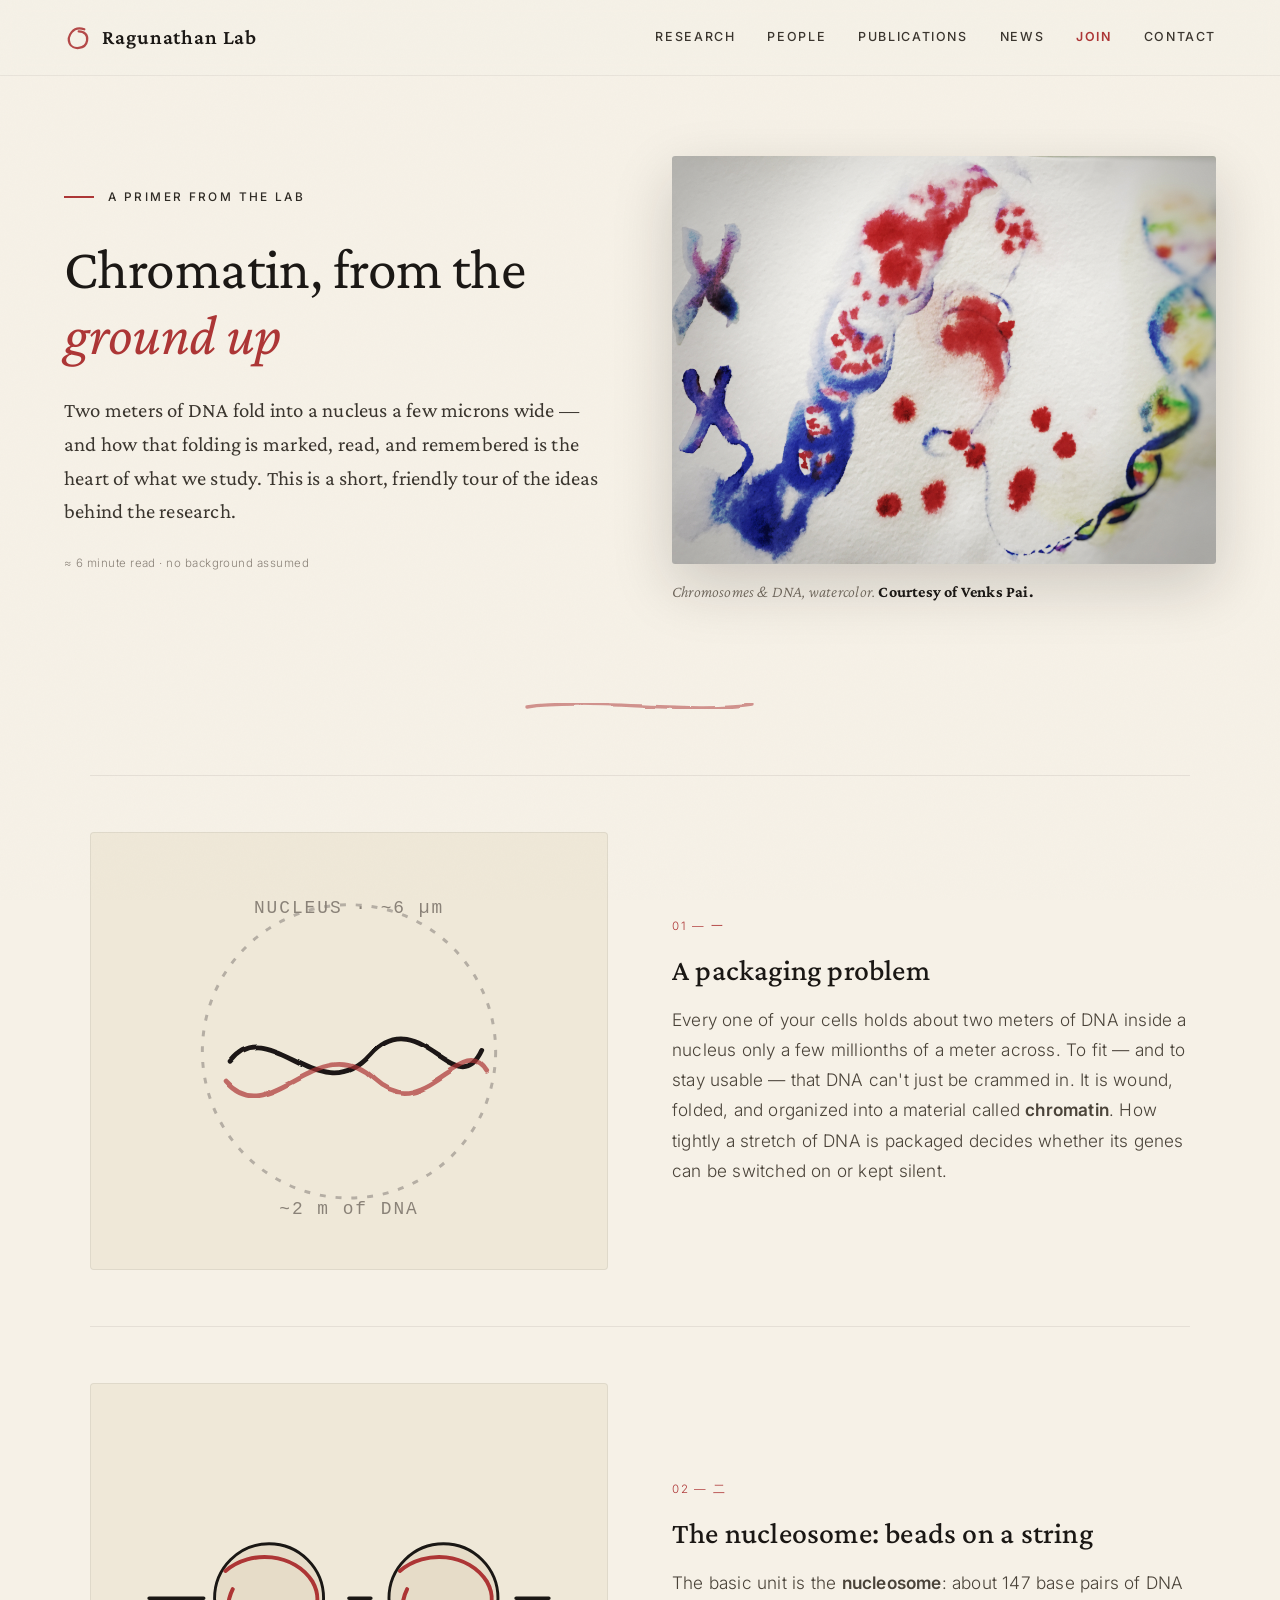
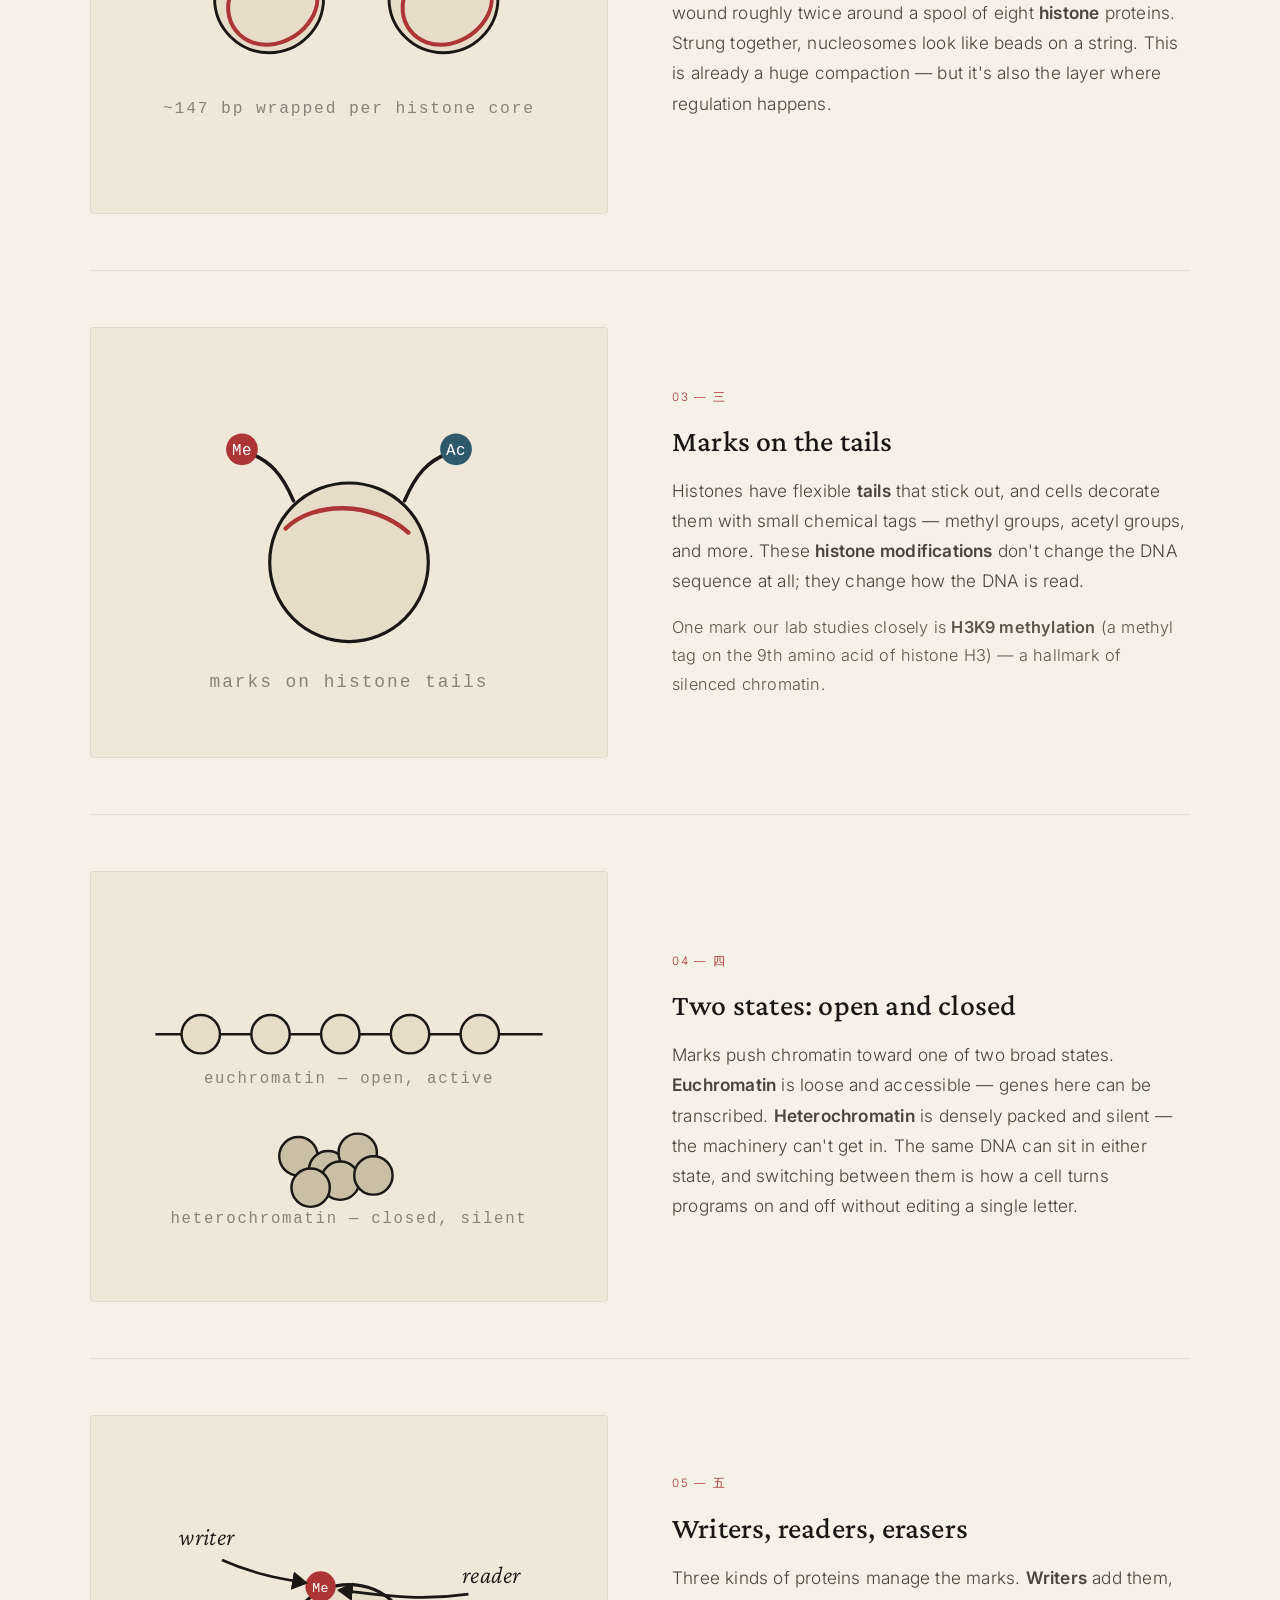
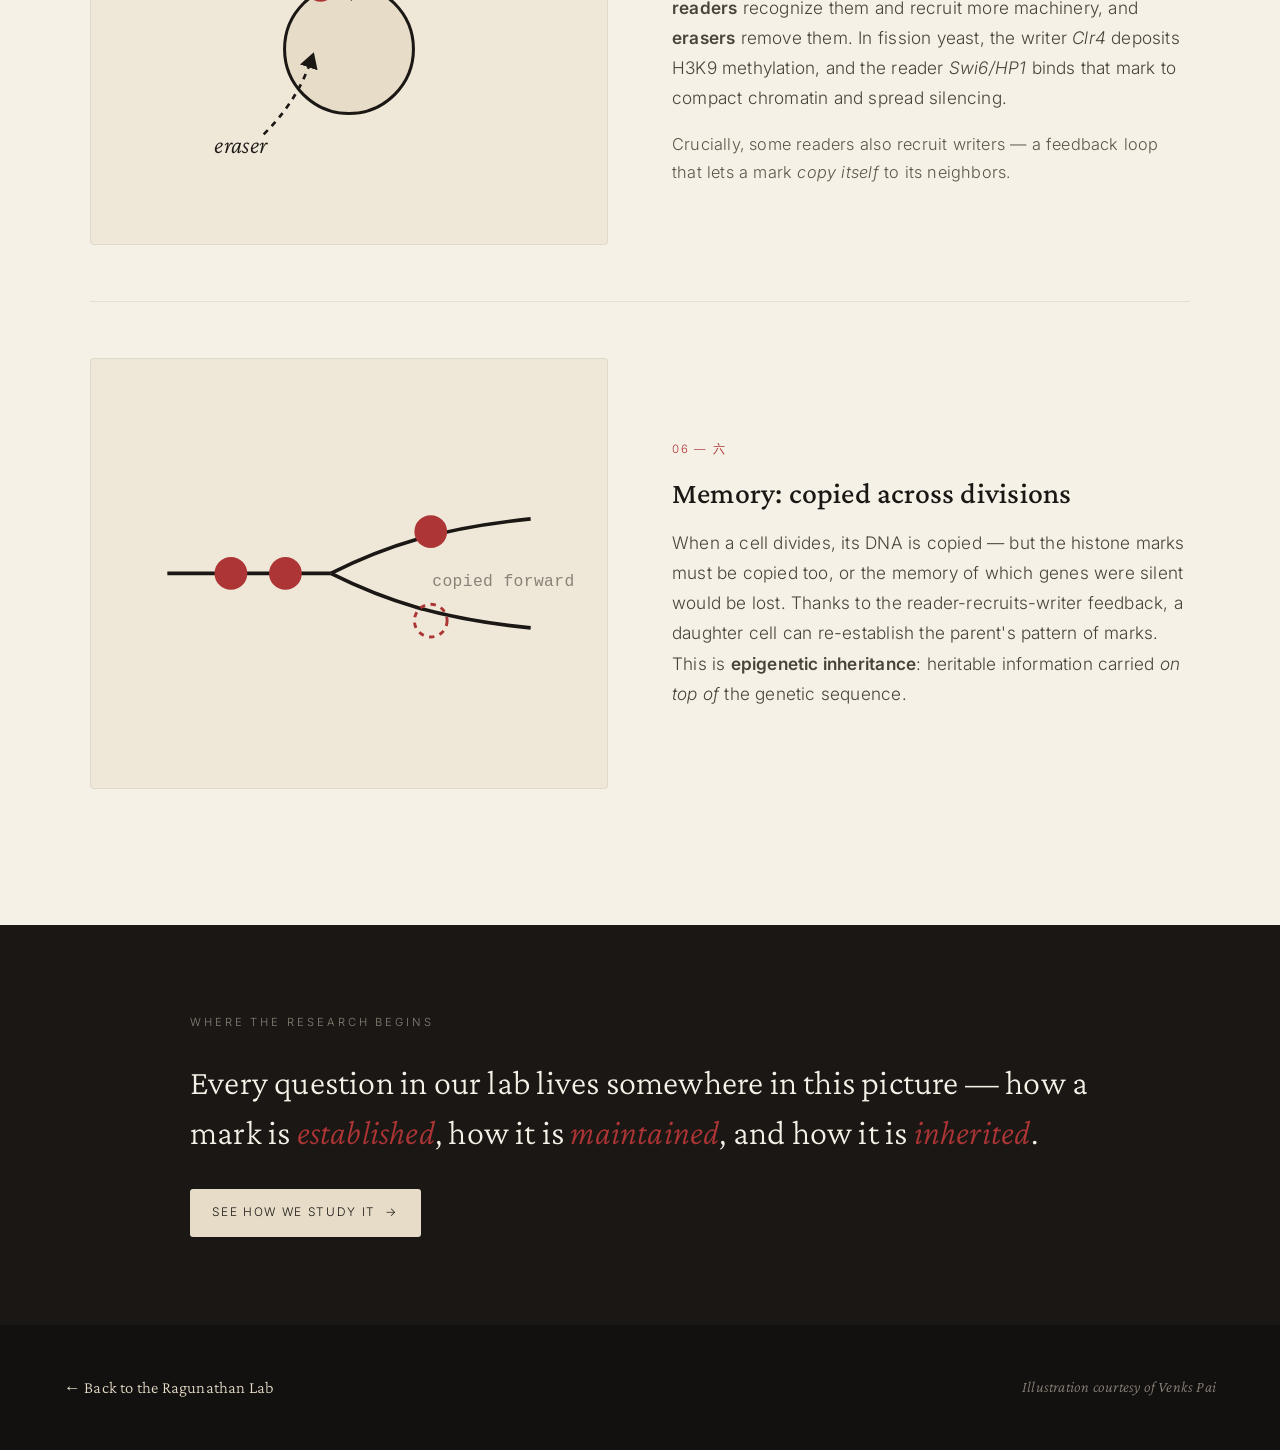
<file: chromatin-101.html>
<!DOCTYPE html>
<html lang="en">
<head>
<meta charset="utf-8">
<meta name="viewport" content="width=device-width, initial-scale=1">
<meta name="color-scheme" content="light">
<title>Chromatin 101 · Ragunathan Lab</title>
<meta name="description" content="A short, friendly primer on chromatin, histone marks, and epigenetic inheritance from the Ragunathan Lab.">
<link rel="icon" type="image/svg+xml" href="favicon.svg">
<meta property="og:title" content="Chromatin 101 · Ragunathan Lab">
<meta property="og:description" content="A short, friendly primer on chromatin, histone marks, and epigenetic inheritance from the Ragunathan Lab.">
<meta property="og:type" content="article">
<link rel="preconnect" href="https://fonts.googleapis.com">
<link rel="preconnect" href="https://fonts.gstatic.com" crossorigin>
<link href="https://fonts.googleapis.com/css2?family=Crimson+Pro:ital,wght@0,200;0,300;0,400;0,500;0,600;1,300;1,400;1,500&family=Inter:wght@300;400;500;600&display=swap" rel="stylesheet">
<style>
html { scroll-behavior: smooth; color-scheme: light; }
body { margin: 0; background: #f6f1e7; -webkit-font-smoothing: antialiased; }
::selection { background: #b33e3e; color: #f6f1e7; }

.c101 {
  position: relative; background: #f6f1e7; color: #1a1714;
  font-family: 'Inter', 'Helvetica Neue', sans-serif; font-size: 17px; font-weight: 300; letter-spacing: 0.012em; line-height: 1.75;
  overflow-x: hidden; --beni: #ad3535;
}
.grain {
  position: fixed; inset: 0; z-index: 9000; pointer-events: none; opacity: 0.022;
  background-image: url("data:image/svg+xml,%3Csvg width='400' height='400' xmlns='http://www.w3.org/2000/svg'%3E%3Cfilter id='t'%3E%3CfeTurbulence type='fractalNoise' baseFrequency='0.65' numOctaves='5' stitchTiles='stitch'/%3E%3C/filter%3E%3Crect width='100%25' height='100%25' filter='url(%23t)'/%3E%3C/svg%3E");
}
.progress-bar {
  position: fixed; top: 0; left: 0; height: 3px; width: 0%; background: var(--beni); z-index: 600; transition: width 0.1s linear;
}
em { font-style: italic; }

.nav {
  position: sticky; top: 0; z-index: 500; display: flex; align-items: center; justify-content: space-between;
  gap: 2rem; flex-wrap: wrap; padding: 1.2rem 5vw; background: rgba(246,241,231,0.9);
  backdrop-filter: blur(8px); -webkit-backdrop-filter: blur(8px); border-bottom: 1px solid rgba(26,23,20,0.06);
}
.brand {
  display: flex; align-items: center; gap: 0.65rem; font-family: 'Crimson Pro', Georgia, serif; font-size: 1.3rem;
  font-weight: 600; letter-spacing: 0.04em; color: #1a1714; text-decoration: none; white-space: nowrap;
}
.brand-mark { overflow: visible; flex-shrink: 0; }
.nav-links { display: flex; gap: 2rem; align-items: center; flex-wrap: wrap; }
.nav-link {
  font-family: 'Inter', 'Helvetica Neue', sans-serif; font-size: 0.78rem; font-weight: 500; letter-spacing: 0.13em;
  text-transform: uppercase; color: #3a352e; text-decoration: none; transition: color 0.3s;
}
.nav-link:hover { color: var(--beni); }
.nav-link--join { font-weight: 600; color: var(--beni); }
.nav-link--current { color: #1a1714; font-weight: 600; text-decoration: underline; text-decoration-color: rgba(26,23,20,0.3); text-underline-offset: 0.3em; }

.nav-toggle { display: none; background: none; border: none; padding: 0.4rem; margin: -0.4rem; cursor: pointer; }
.nav-toggle-bars { display: block; width: 22px; height: 14px; position: relative; }
.nav-toggle-bars span {
  position: absolute; left: 0; right: 0; height: 2px; background: #1a1714; border-radius: 1px;
  transition: transform 0.3s, opacity 0.3s;
}
.nav-toggle-bars span:nth-child(1) { top: 0; }
.nav-toggle-bars span:nth-child(2) { top: 6px; }
.nav-toggle-bars span:nth-child(3) { top: 12px; }
.nav.is-open .nav-toggle-bars span:nth-child(1) { top: 6px; transform: rotate(45deg); }
.nav.is-open .nav-toggle-bars span:nth-child(2) { opacity: 0; }
.nav.is-open .nav-toggle-bars span:nth-child(3) { top: 6px; transform: rotate(-45deg); }
.sr-only { position: absolute; width: 1px; height: 1px; overflow: hidden; clip: rect(0,0,0,0); white-space: nowrap; }

@media (max-width: 640px) {
  .nav-toggle { display: flex; align-items: center; justify-content: center; }
  .nav-links {
    display: none; position: absolute; top: 100%; left: 0; right: 0; flex-direction: column;
    align-items: flex-start; gap: 0; background: #f6f1e7;
    border-bottom: 1px solid rgba(26,23,20,0.08); padding: 0.5rem 5vw 1.2rem;
    box-shadow: 0 12px 24px rgba(26,23,20,0.08);
  }
  .nav-links.is-open { display: flex; }
  .nav-link { width: 100%; padding: 0.85rem 0; border-bottom: 1px solid rgba(26,23,20,0.06); }
}

.hero {
  position: relative; padding: 5rem 5vw 4rem; max-width: 1180px; margin: 0 auto;
}
.hero-grid { display: grid; grid-template-columns: repeat(auto-fit,minmax(300px,1fr)); gap: clamp(2rem,5vw,4.5rem); align-items: center; }
.hero-eyebrow {
  display: flex; align-items: center; gap: 0.9rem; font-family: 'Inter', 'Helvetica Neue', sans-serif; font-size: 0.74rem;
  font-weight: 500; letter-spacing: 0.2em; text-transform: uppercase; color: #2e2a24; margin: 0 0 1.8rem;
}
.hero-eyebrow-rule { width: 30px; height: 2px; background: var(--beni); display: inline-block; }
.hero-title {
  font-family: 'Crimson Pro', Georgia, serif; font-size: clamp(2.4rem,4.5vw,3.9rem); font-weight: 400;
  line-height: 1.14; letter-spacing: -0.01em; margin: 0 0 1.6rem;
}
.hero-title em { font-weight: 400; color: var(--beni); }
.hero-text {
  font-family: 'Crimson Pro', Georgia, serif; font-size: 1.3rem; font-weight: 400; line-height: 1.62;
  color: #3a352e; margin: 0 0 1.6rem;
}
.hero-read-time { font-family: 'Inter', 'Helvetica Neue', sans-serif; font-size: 0.72rem; letter-spacing: 0.04em; color: #8a8278; }
.hero-figure { margin: 0; }
.hero-figure img { width: 100%; height: auto; display: block; border-radius: 3px; box-shadow: 0 22px 60px rgba(26,23,20,0.18); }
.hero-figcaption {
  margin-top: 1rem; font-family: 'Crimson Pro', Georgia, serif; font-style: italic; font-size: 1rem; color: #6b6358; line-height: 1.55;
}
.hero-figcaption strong { font-style: normal; color: #1a1714; }

.divider { max-width: 1180px; margin: 0 auto; padding: 0 5vw; }
.divider-inner { display: flex; justify-content: center; padding: 1.5rem 0 3.5rem; }
.brush-stroke { overflow: visible; }

main.lessons { max-width: 1100px; margin: 0 auto; padding: 0 5vw 2rem; }
.lesson {
  display: grid; grid-template-columns: repeat(auto-fit,minmax(260px,1fr)); gap: clamp(2rem,5vw,4rem);
  align-items: center; padding: 3.5rem 0; border-top: 1px solid rgba(26,23,20,0.08);
}
.lesson-figure {
  display: flex; align-items: center; justify-content: center; background: #efe8d8;
  border: 1px solid rgba(26,23,20,0.07); border-radius: 4px; padding: 2.5rem; aspect-ratio: 5/4;
}
.lesson-figure svg { width: 100%; overflow: visible; }
.lesson-number { font-family: 'Inter', 'Helvetica Neue', sans-serif; font-size: 0.72rem; color: var(--beni); letter-spacing: 0.15em; margin-bottom: 1rem; }
.lesson-title { font-family: 'Crimson Pro', Georgia, serif; font-size: 1.85rem; font-weight: 500; margin: 0 0 1rem; line-height: 1.25; }
.lesson-text { font-size: 1.08rem; color: #4a4339; line-height: 1.75; margin: 0; }
.lesson-text + .lesson-text { margin-top: 1rem; font-size: 1.02rem; color: #5c5549; }
.lesson-text strong { font-weight: 600; }

.connect {
  background: #1a1714; color: #e6dcc8; padding: 5.5rem 5vw; margin-top: 3rem;
}
.connect-inner { max-width: 900px; margin: 0 auto; }
.connect-eyebrow { font-family: 'Inter', 'Helvetica Neue', sans-serif; font-size: 0.7rem; letter-spacing: 0.26em; text-transform: uppercase; color: #8a8278; margin-bottom: 1.6rem; }
.connect-text {
  font-family: 'Crimson Pro', Georgia, serif; font-size: clamp(1.5rem,2.7vw,2.3rem); font-weight: 300; line-height: 1.42;
  color: #f6f1e7; margin: 0 0 2rem;
}
.connect-text em { color: var(--beni); }
.connect-cta {
  display: inline-flex; align-items: center; gap: 0.6rem; font-family: 'Inter', 'Helvetica Neue', sans-serif; font-size: 0.74rem;
  letter-spacing: 0.14em; text-transform: uppercase; color: #1a1714; background: #e6dcc8; padding: 0.85rem 1.4rem;
  border-radius: 3px; text-decoration: none; transition: opacity 0.3s;
}
.connect-cta:hover { opacity: 0.85; }

.footer {
  background: #13110f; color: #8a8278; padding: 3rem 5vw; display: flex; justify-content: space-between;
  align-items: center; flex-wrap: wrap; gap: 1rem;
}
.footer-back { font-family: 'Crimson Pro', Georgia, serif; font-size: 1.05rem; color: #e6dcc8; text-decoration: none; }
.footer-credit { font-family: 'Crimson Pro', Georgia, serif; font-style: italic; font-size: 0.98rem; }

@media (prefers-reduced-motion: reduce) {
  html { scroll-behavior: auto; }
}
</style>
<script defer src="https://cloud.umami.is/script.js" data-website-id="873d546b-9028-4501-9dc6-2def6f32c4b0"></script>
</head>
<body>

<div class="c101">
  <div class="grain" aria-hidden="true"></div>
  <div id="rglProg" class="progress-bar" aria-hidden="true"></div>

  <svg width="0" height="0" style="position:absolute;" aria-hidden="true"><defs>
    <filter id="ink2" x="-8%" y="-8%" width="116%" height="116%"><feTurbulence type="fractalNoise" baseFrequency="0.02" numOctaves="3" seed="4" result="n"/><feDisplacementMap in="SourceGraphic" in2="n" scale="4" xChannelSelector="R" yChannelSelector="G"/></filter>
  </defs></svg>

  <nav id="rglNav" class="nav">
    <a href="index.html" class="brand">
      <svg width="28" height="28" viewBox="0 0 40 40" class="brand-mark"><path d="M29 9 C13 3 4 19 8 29 C12 39 31 38 33 25 C34.5 17 29 12 21 12" fill="none" stroke="var(--beni)" stroke-width="3.2" stroke-linecap="round" opacity="0.9"/></svg>
      Ragunathan Lab
    </a>
    <button type="button" class="nav-toggle" aria-expanded="false" aria-controls="nav-links">
      <span class="nav-toggle-bars"><span></span><span></span><span></span></span>
      <span class="sr-only">Toggle navigation</span>
    </button>
    <div class="nav-links" id="nav-links">
      <a href="index.html#research" class="nav-link">Research</a>
      <a href="index.html#team" class="nav-link">People</a>
      <a href="index.html#publications" class="nav-link">Publications</a>
      <a href="news.html" class="nav-link">News</a>
      <a href="index.html#openings" class="nav-link nav-link--join">Join</a>
      <a href="index.html#contact" class="nav-link">Contact</a>
    </div>
  </nav>

  <header class="hero">
    <div class="hero-grid">
      <div>
        <p class="hero-eyebrow"><span class="hero-eyebrow-rule"></span>A primer from the lab</p>
        <h1 class="hero-title">Chromatin, from the <em>ground up</em></h1>
        <p class="hero-text">Two meters of DNA fold into a nucleus a few microns wide — and how that folding is marked, read, and remembered is the heart of what we study. This is a short, friendly tour of the ideas behind the research.</p>
        <div class="hero-read-time">≈ 6 minute read · no background assumed</div>
      </div>
      <figure class="hero-figure">
        <img src="assets/watercolor-chromosomes.jpg" alt="Watercolor of chromosomes and DNA, painted by Venks Pai" loading="lazy">
        <figcaption class="hero-figcaption">Chromosomes &amp; DNA, watercolor. <strong>Courtesy of Venks Pai.</strong></figcaption>
      </figure>
    </div>
  </header>

  <div class="divider">
    <div class="divider-inner"><svg width="240" height="26" viewBox="0 0 240 26" class="brush-stroke"><path d="M8 14 C64 5, 176 21, 232 12" fill="none" stroke="var(--beni)" stroke-width="3.4" stroke-linecap="round" filter="url(#ink2)" opacity="0.5"/></svg></div>
  </div>

  <main class="lessons">

    <section class="lesson">
      <div class="lesson-figure">
        <svg viewBox="0 0 220 180">
          <circle cx="110" cy="90" r="74" fill="none" stroke="#b5aea4" stroke-width="1.5" stroke-dasharray="3 5"/>
          <text x="110" y="20" text-anchor="middle" font-family="'Source Code Pro',monospace" font-size="9" fill="#8a8278" letter-spacing="1">NUCLEUS · ~6 µm</text>
          <path d="M50 95 C70 70, 95 120, 120 92 C145 64, 165 118, 178 90" fill="none" stroke="#1a1714" stroke-width="2.4" stroke-linecap="round" filter="url(#ink2)"/>
          <path d="M48 105 C70 130, 95 78, 122 104 C148 128, 168 80, 180 100" fill="none" stroke="var(--beni)" stroke-width="2.4" stroke-linecap="round" opacity="0.7" filter="url(#ink2)"/>
          <text x="110" y="172" text-anchor="middle" font-family="'Source Code Pro',monospace" font-size="9" fill="#8a8278" letter-spacing="1">~2 m of DNA</text>
        </svg>
      </div>
      <div>
        <div class="lesson-number">01 — 一</div>
        <h2 class="lesson-title">A packaging problem</h2>
        <p class="lesson-text">Every one of your cells holds about two meters of DNA inside a nucleus only a few millionths of a meter across. To fit — and to stay usable — that DNA can't just be crammed in. It is wound, folded, and organized into a material called <strong>chromatin</strong>. How tightly a stretch of DNA is packaged decides whether its genes can be switched on or kept silent.</p>
      </div>
    </section>

    <section class="lesson">
      <div class="lesson-figure">
        <svg viewBox="0 0 240 150">
          <path d="M10 75 H40 M120 75 H132 M212 75 H230" stroke="#1a1714" stroke-width="2" stroke-linecap="round" fill="none"/>
          <g><circle cx="76" cy="75" r="30" fill="#e6dcc8" stroke="#1a1714" stroke-width="1.6"/><path d="M52 60 C66 48, 90 50, 100 66 C108 80, 96 96, 80 100 C60 104, 48 86, 56 70" fill="none" stroke="var(--beni)" stroke-width="2.2" stroke-linecap="round"/></g>
          <g><circle cx="172" cy="75" r="30" fill="#e6dcc8" stroke="#1a1714" stroke-width="1.6"/><path d="M148 60 C162 48, 186 50, 196 66 C204 80, 192 96, 176 100 C156 104, 144 86, 152 70" fill="none" stroke="var(--beni)" stroke-width="2.2" stroke-linecap="round"/></g>
          <text x="120" y="138" text-anchor="middle" font-family="'Source Code Pro',monospace" font-size="9" fill="#8a8278" letter-spacing="1">~147 bp wrapped per histone core</text>
        </svg>
      </div>
      <div>
        <div class="lesson-number">02 — 二</div>
        <h2 class="lesson-title">The nucleosome: beads on a string</h2>
        <p class="lesson-text">The basic unit is the <strong>nucleosome</strong>: about 147 base pairs of DNA wound roughly twice around a spool of eight <strong>histone</strong> proteins. Strung together, nucleosomes look like beads on a string. This is already a huge compaction — but it's also the layer where regulation happens.</p>
      </div>
    </section>

    <section class="lesson">
      <div class="lesson-figure">
        <svg viewBox="0 0 220 170">
          <circle cx="110" cy="95" r="40" fill="#e6dcc8" stroke="#1a1714" stroke-width="1.6"/>
          <path d="M78 78 C92 64, 122 64, 140 80" fill="none" stroke="var(--beni)" stroke-width="2.2" stroke-linecap="round"/>
          <path d="M82 64 C76 50, 70 44, 60 40" fill="none" stroke="#1a1714" stroke-width="1.8" stroke-linecap="round"/>
          <circle cx="56" cy="38" r="8" fill="var(--beni)"/><text x="56" y="41" text-anchor="middle" font-family="'Source Code Pro',monospace" font-size="8" fill="#fff">Me</text>
          <path d="M138 64 C144 50, 150 44, 160 40" fill="none" stroke="#1a1714" stroke-width="1.8" stroke-linecap="round"/>
          <circle cx="164" cy="38" r="8" fill="#2d5a6b"/><text x="164" y="41" text-anchor="middle" font-family="'Source Code Pro',monospace" font-size="8" fill="#fff">Ac</text>
          <text x="110" y="158" text-anchor="middle" font-family="'Source Code Pro',monospace" font-size="9" fill="#8a8278" letter-spacing="1">marks on histone tails</text>
        </svg>
      </div>
      <div>
        <div class="lesson-number">03 — 三</div>
        <h2 class="lesson-title">Marks on the tails</h2>
        <p class="lesson-text">Histones have flexible <strong>tails</strong> that stick out, and cells decorate them with small chemical tags — methyl groups, acetyl groups, and more. These <strong>histone modifications</strong> don't change the DNA sequence at all; they change how the DNA is read.</p>
        <p class="lesson-text">One mark our lab studies closely is <strong>H3K9 methylation</strong> (a methyl tag on the 9th amino acid of histone H3) — a hallmark of silenced chromatin.</p>
      </div>
    </section>

    <section class="lesson">
      <div class="lesson-figure">
        <svg viewBox="0 0 250 160">
          <path d="M14 50 H236" stroke="#1a1714" stroke-width="1.4"/>
          <circle cx="40" cy="50" r="11" fill="#e6dcc8" stroke="#1a1714" stroke-width="1.4"/><circle cx="80" cy="50" r="11" fill="#e6dcc8" stroke="#1a1714" stroke-width="1.4"/><circle cx="120" cy="50" r="11" fill="#e6dcc8" stroke="#1a1714" stroke-width="1.4"/><circle cx="160" cy="50" r="11" fill="#e6dcc8" stroke="#1a1714" stroke-width="1.4"/><circle cx="200" cy="50" r="11" fill="#e6dcc8" stroke="#1a1714" stroke-width="1.4"/>
          <text x="125" y="78" text-anchor="middle" font-family="'Source Code Pro',monospace" font-size="9" fill="#8a8278" letter-spacing="1">euchromatin — open, active</text>
          <g>
            <circle cx="96" cy="120" r="11" fill="#cabfa6" stroke="#1a1714" stroke-width="1.4"/><circle cx="113" cy="128" r="11" fill="#cabfa6" stroke="#1a1714" stroke-width="1.4"/><circle cx="130" cy="118" r="11" fill="#cabfa6" stroke="#1a1714" stroke-width="1.4"/><circle cx="120" cy="134" r="11" fill="#cabfa6" stroke="#1a1714" stroke-width="1.4"/><circle cx="103" cy="138" r="11" fill="#cabfa6" stroke="#1a1714" stroke-width="1.4"/><circle cx="139" cy="131" r="11" fill="#cabfa6" stroke="#1a1714" stroke-width="1.4"/>
          </g>
          <text x="125" y="158" text-anchor="middle" font-family="'Source Code Pro',monospace" font-size="9" fill="#8a8278" letter-spacing="1">heterochromatin — closed, silent</text>
        </svg>
      </div>
      <div>
        <div class="lesson-number">04 — 四</div>
        <h2 class="lesson-title">Two states: open and closed</h2>
        <p class="lesson-text">Marks push chromatin toward one of two broad states. <strong>Euchromatin</strong> is loose and accessible — genes here can be transcribed. <strong>Heterochromatin</strong> is densely packed and silent — the machinery can't get in. The same DNA can sit in either state, and switching between them is how a cell turns programs on and off without editing a single letter.</p>
      </div>
    </section>

    <section class="lesson">
      <div class="lesson-figure">
        <svg viewBox="0 0 230 170">
          <circle cx="115" cy="95" r="34" fill="#e6dcc8" stroke="#1a1714" stroke-width="1.6"/>
          <circle cx="100" cy="62" r="8" fill="var(--beni)"/><text x="100" y="65" text-anchor="middle" font-family="'Source Code Pro',monospace" font-size="7" fill="#fff">Me</text>
          <text x="40" y="40" text-anchor="middle" font-family="'Crimson Pro',serif" font-size="13" fill="#1a1714" font-style="italic">writer</text>
          <path d="M48 48 C66 56, 80 58, 92 60" fill="none" stroke="#1a1714" stroke-width="1.4" marker-end="url(#ar)"/>
          <text x="190" y="60" text-anchor="middle" font-family="'Crimson Pro',serif" font-size="13" fill="#1a1714" font-style="italic">reader</text>
          <path d="M178 66 C150 70, 130 66, 110 64" fill="none" stroke="#1a1714" stroke-width="1.4" marker-end="url(#ar)"/>
          <text x="58" y="150" text-anchor="middle" font-family="'Crimson Pro',serif" font-size="13" fill="#1a1714" font-style="italic">eraser</text>
          <path d="M70 140 C86 124, 92 110, 96 98" fill="none" stroke="#1a1714" stroke-width="1.4" stroke-dasharray="3 3" marker-end="url(#ar)"/>
          <defs><marker id="ar" markerWidth="7" markerHeight="7" refX="5" refY="3.5" orient="auto"><path d="M0 0 L6 3.5 L0 7 Z" fill="#1a1714"/></marker></defs>
        </svg>
      </div>
      <div>
        <div class="lesson-number">05 — 五</div>
        <h2 class="lesson-title">Writers, readers, erasers</h2>
        <p class="lesson-text">Three kinds of proteins manage the marks. <strong>Writers</strong> add them, <strong>readers</strong> recognize them and recruit more machinery, and <strong>erasers</strong> remove them. In fission yeast, the writer <em>Clr4</em> deposits H3K9 methylation, and the reader <em>Swi6/HP1</em> binds that mark to compact chromatin and spread silencing.</p>
        <p class="lesson-text">Crucially, some readers also recruit writers — a feedback loop that lets a mark <em>copy itself</em> to its neighbors.</p>
      </div>
    </section>

    <section class="lesson">
      <div class="lesson-figure">
        <svg viewBox="0 0 240 170">
          <path d="M20 85 H110" stroke="#1a1714" stroke-width="2" fill="none"/>
          <path d="M110 85 C140 70, 170 60, 220 55" stroke="#1a1714" stroke-width="2" fill="none"/>
          <path d="M110 85 C140 100, 170 110, 220 115" stroke="#1a1714" stroke-width="2" fill="none"/>
          <circle cx="55" cy="85" r="9" fill="var(--beni)"/><circle cx="85" cy="85" r="9" fill="var(--beni)"/>
          <circle cx="165" cy="62" r="9" fill="var(--beni)"/>
          <circle cx="165" cy="111" r="9" fill="none" stroke="var(--beni)" stroke-width="1.6" stroke-dasharray="3 3"/>
          <text x="205" y="92" text-anchor="middle" font-family="'Source Code Pro',monospace" font-size="9" fill="#8a8278">copied forward</text>
        </svg>
      </div>
      <div>
        <div class="lesson-number">06 — 六</div>
        <h2 class="lesson-title">Memory: copied across divisions</h2>
        <p class="lesson-text">When a cell divides, its DNA is copied — but the histone marks must be copied too, or the memory of which genes were silent would be lost. Thanks to the reader-recruits-writer feedback, a daughter cell can re-establish the parent's pattern of marks. This is <strong>epigenetic inheritance</strong>: heritable information carried <em>on top of</em> the genetic sequence.</p>
      </div>
    </section>

  </main>

  <section class="connect">
    <div class="connect-inner">
      <div class="connect-eyebrow">Where the research begins</div>
      <p class="connect-text">Every question in our lab lives somewhere in this picture — how a mark is <em>established</em>, how it is <em>maintained</em>, and how it is <em>inherited</em>.</p>
      <a href="index.html#research" class="connect-cta">See how we study it <span>→</span></a>
    </div>
  </section>

  <footer class="footer">
    <a href="index.html" class="footer-back">← Back to the Ragunathan Lab</a>
    <span class="footer-credit">Illustration courtesy of Venks Pai</span>
  </footer>
</div>

<script src="script.js?v=11"></script>
</body>
</html>
</file>
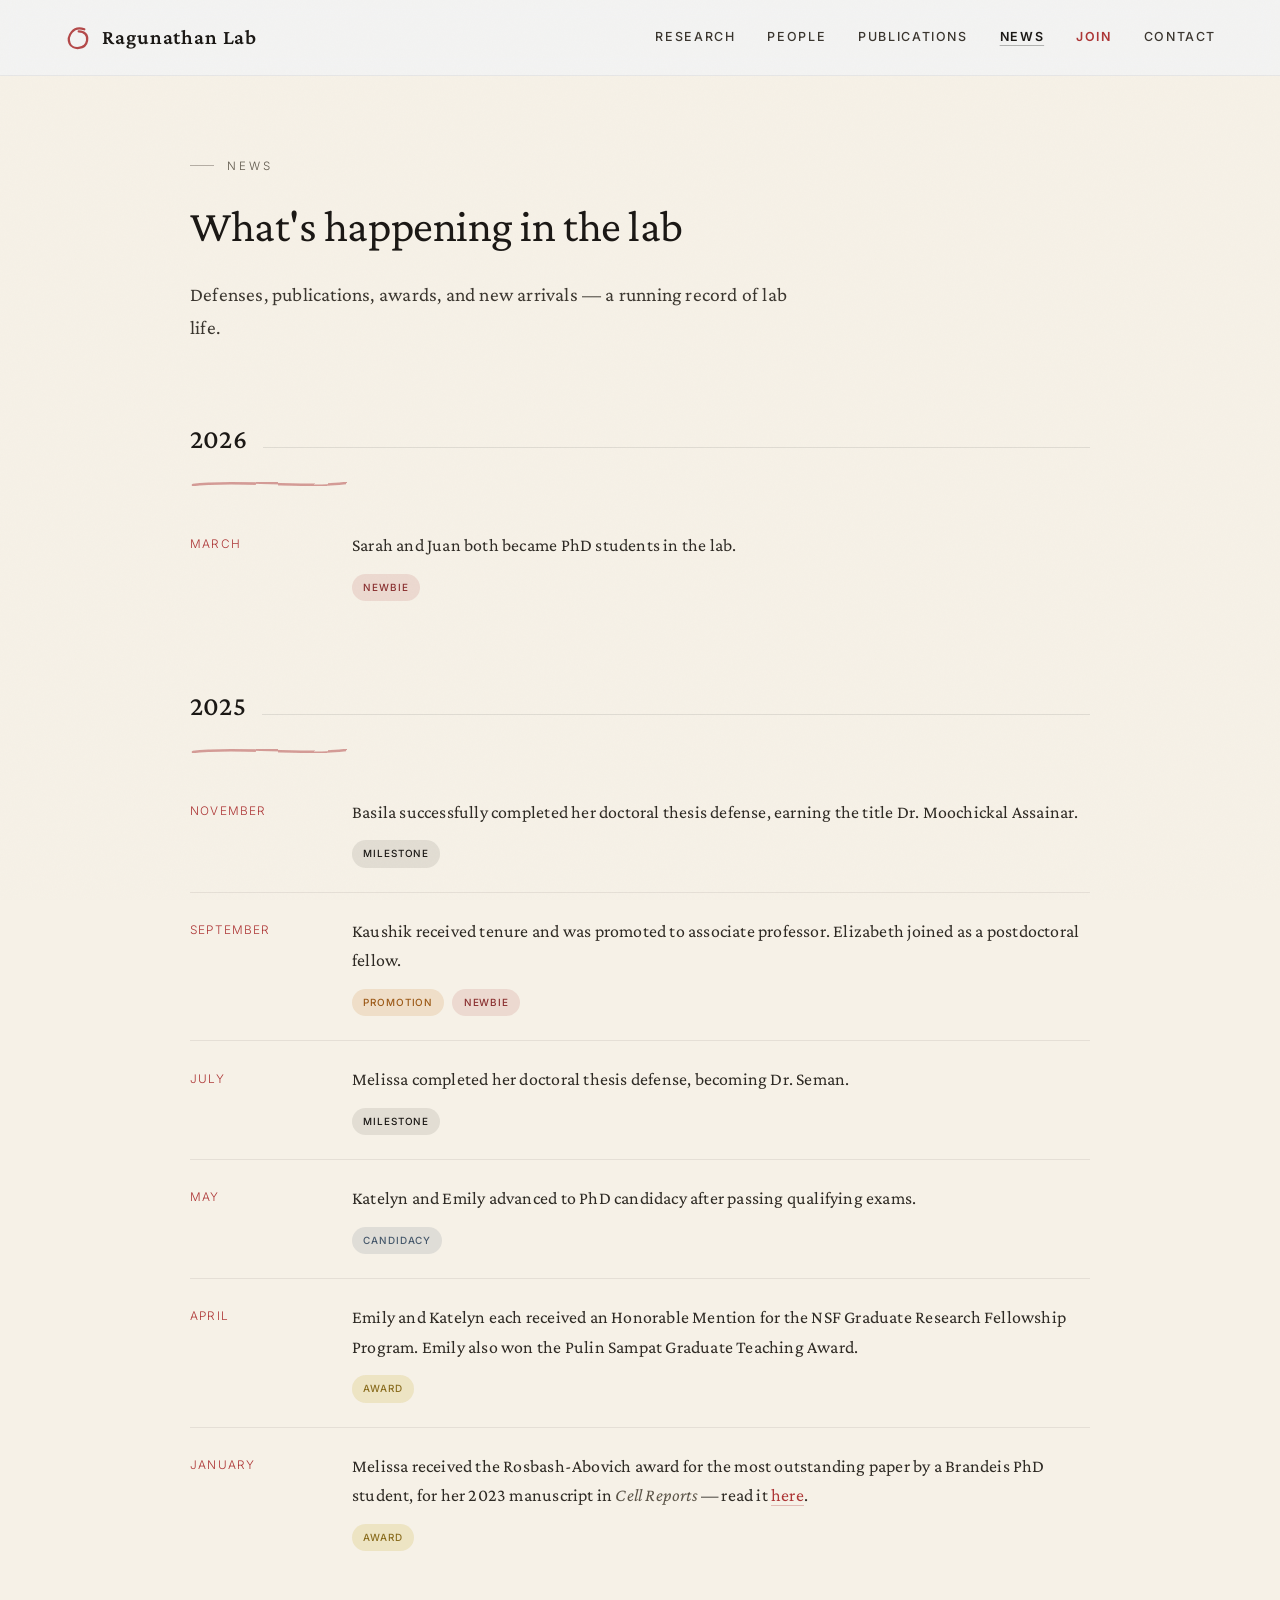
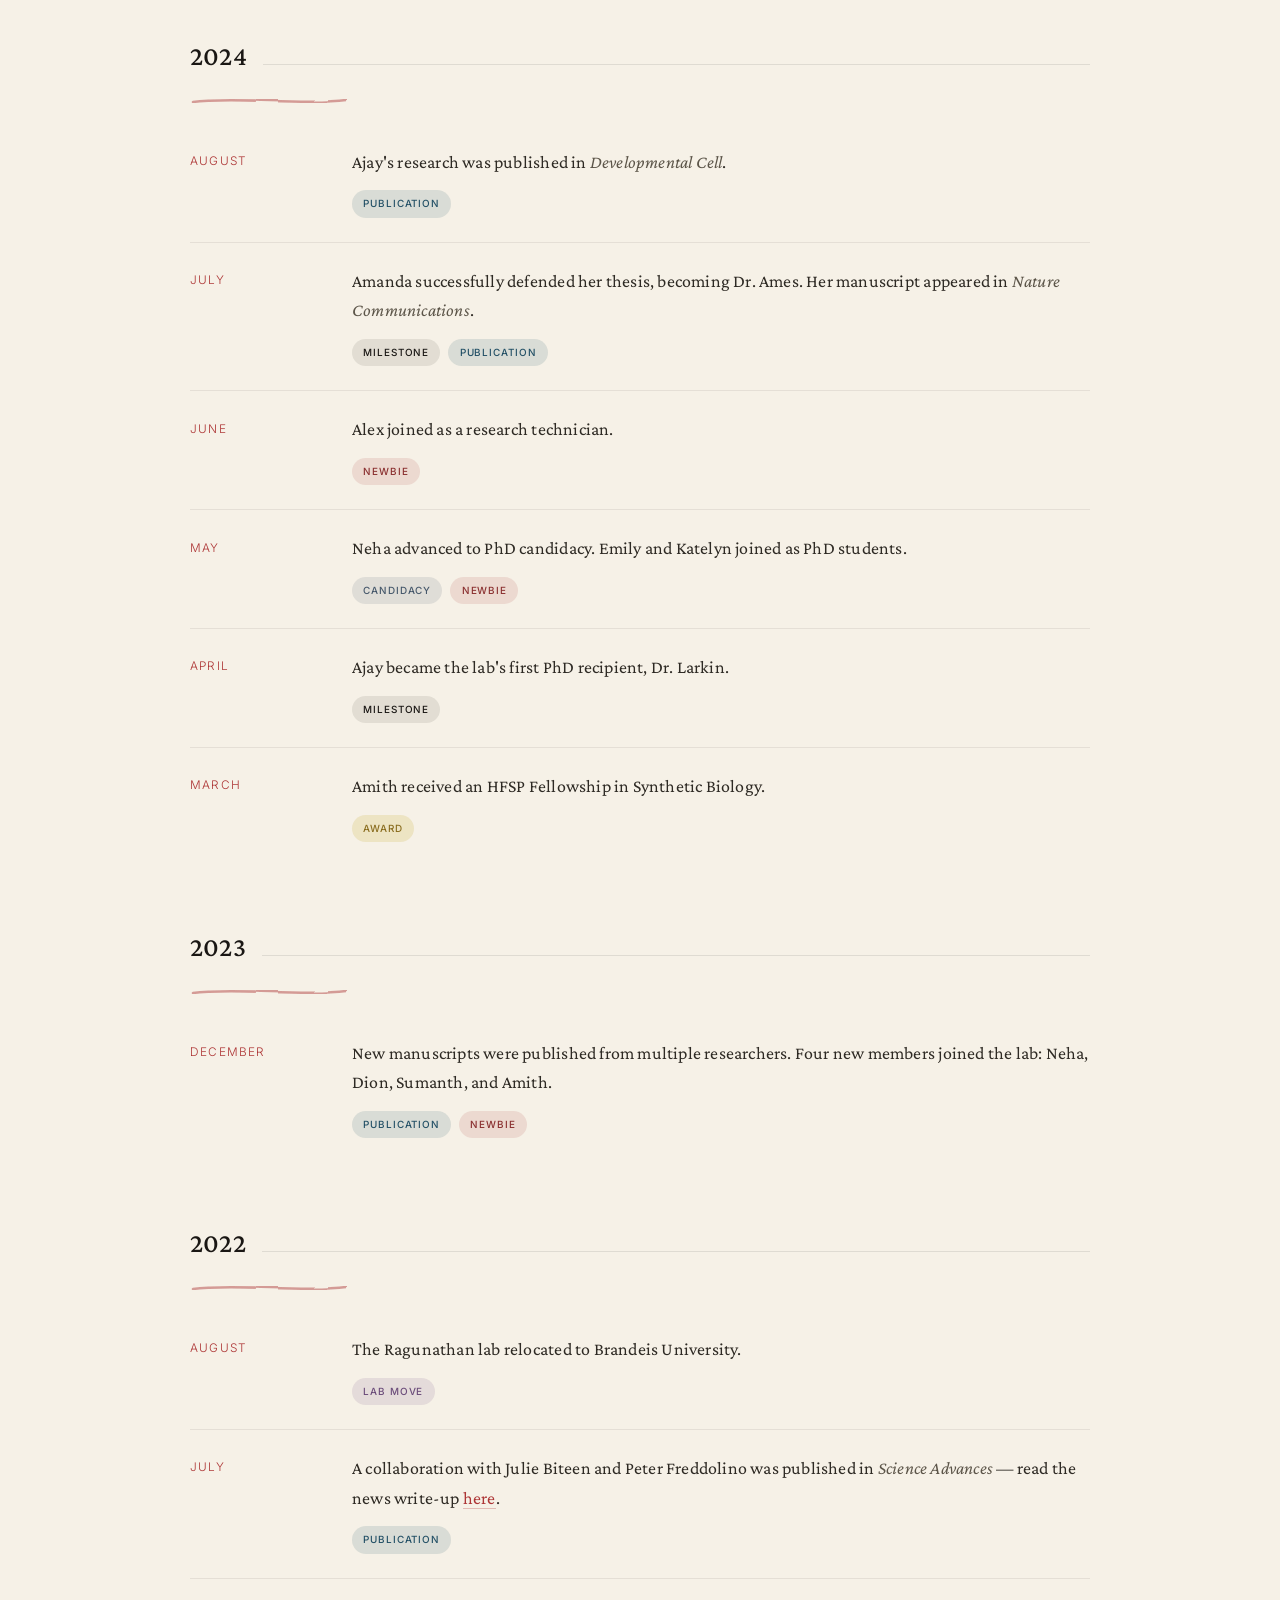
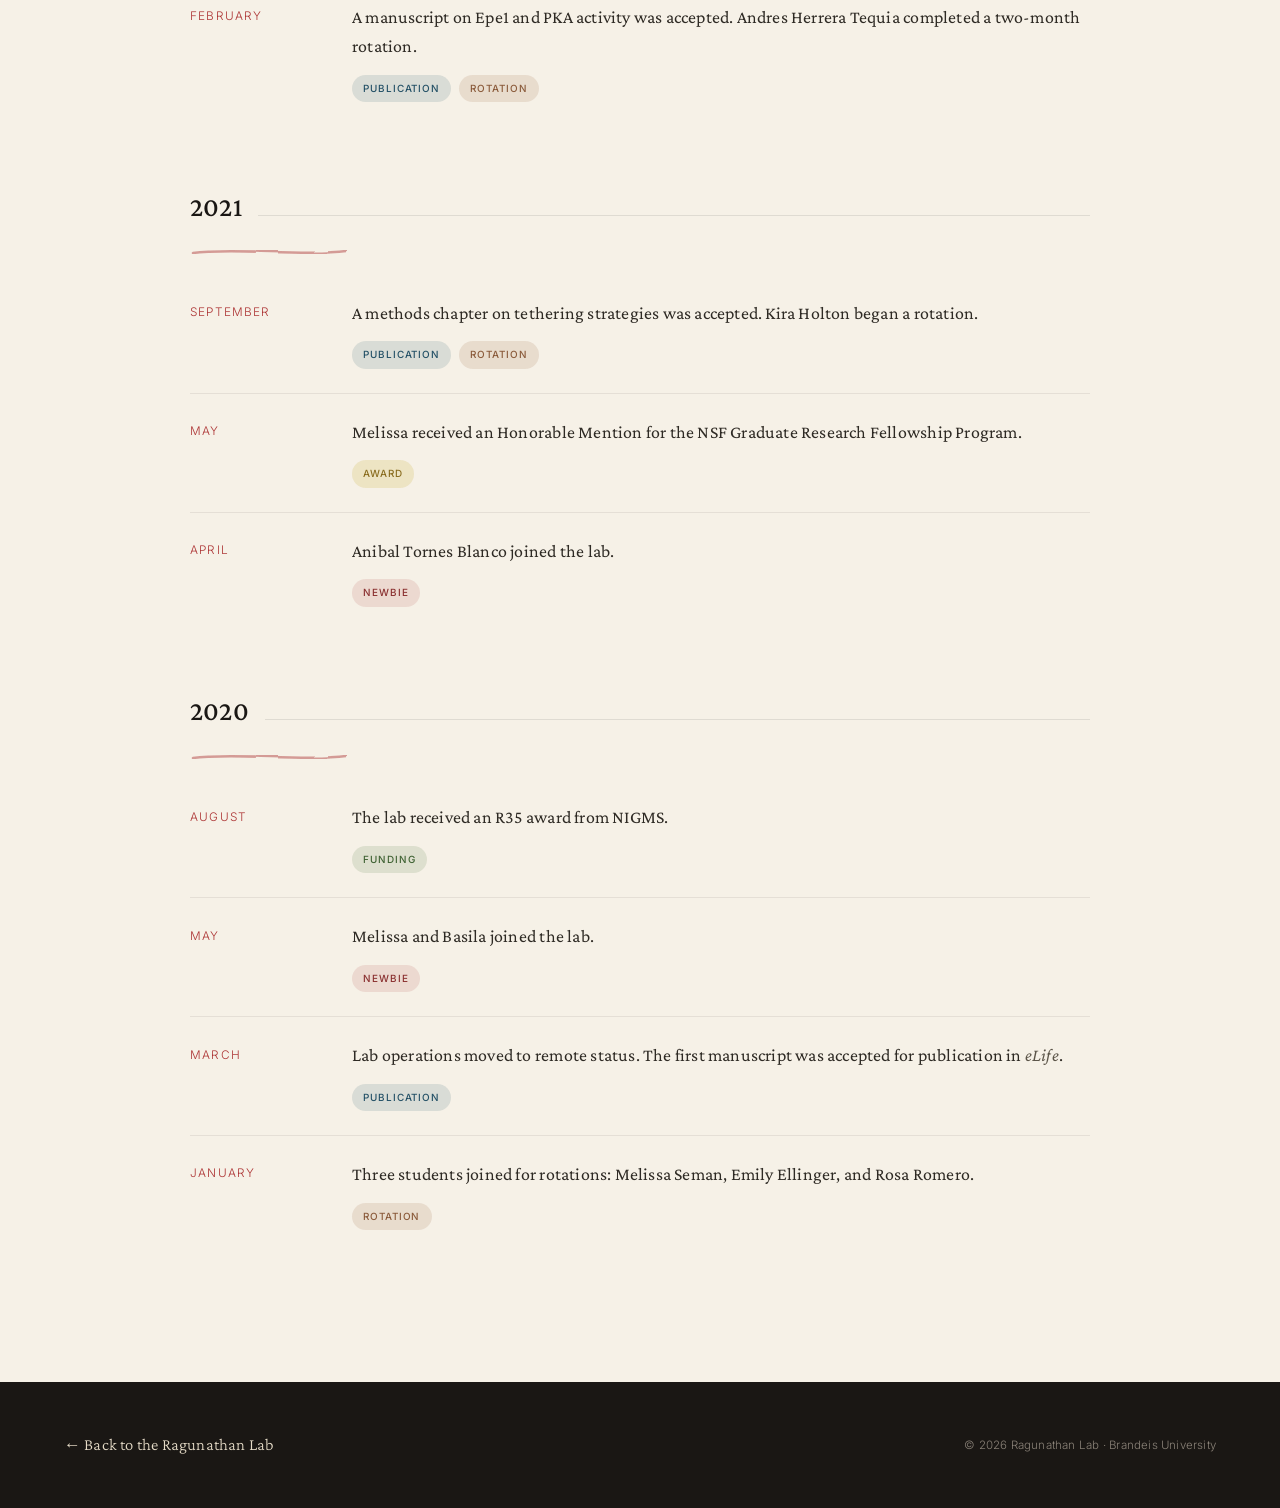
<file: news.html>
<!DOCTYPE html>
<html lang="en">
<head>
<meta charset="utf-8">
<meta name="viewport" content="width=device-width, initial-scale=1">
<meta name="color-scheme" content="light">
<title>News · Ragunathan Lab</title>
<meta name="description" content="Lab news from the Ragunathan Lab at Brandeis University — defenses, publications, awards, and new members.">
<link rel="icon" type="image/svg+xml" href="favicon.svg">
<meta property="og:title" content="News · Ragunathan Lab">
<meta property="og:description" content="Lab news from the Ragunathan Lab at Brandeis University — defenses, publications, awards, and new members.">
<meta property="og:type" content="website">
<link rel="preconnect" href="https://fonts.googleapis.com">
<link rel="preconnect" href="https://fonts.gstatic.com" crossorigin>
<link href="https://fonts.googleapis.com/css2?family=Crimson+Pro:ital,wght@0,200;0,300;0,400;0,500;0,600;1,300;1,400;1,500&family=Inter:wght@300;400;500;600&display=swap" rel="stylesheet">
<style>
html { scroll-behavior: smooth; color-scheme: light; }
body { margin: 0; background: #f6f1e7; -webkit-font-smoothing: antialiased; }
::selection { background: #b33e3e; color: #f6f1e7; }

.newspage {
  position: relative; background: #f6f1e7; color: #1a1714;
  font-family: 'Inter', 'Helvetica Neue', sans-serif; font-size: 17px; font-weight: 300; letter-spacing: 0.012em; line-height: 1.75;
  overflow-x: hidden; --beni: #ad3535;
}
.grain {
  position: fixed; inset: 0; z-index: 9000; pointer-events: none; opacity: 0.022;
  background-image: url("data:image/svg+xml,%3Csvg width='400' height='400' xmlns='http://www.w3.org/2000/svg'%3E%3Cfilter id='t'%3E%3CfeTurbulence type='fractalNoise' baseFrequency='0.65' numOctaves='5' stitchTiles='stitch'/%3E%3C/filter%3E%3Crect width='100%25' height='100%25' filter='url(%23t)'/%3E%3C/svg%3E");
}
em { font-style: italic; }

.nav {
  position: sticky; top: 0; z-index: 500; display: flex; align-items: center; justify-content: space-between;
  gap: 2rem; flex-wrap: wrap; padding: 1.2rem 5vw; background: rgba(242,244,244,0.92);
  backdrop-filter: blur(8px); -webkit-backdrop-filter: blur(8px); border-bottom: 1px solid rgba(26,23,20,0.06);
}
.brand {
  display: flex; align-items: center; gap: 0.65rem; font-family: 'Crimson Pro', Georgia, serif; font-size: 1.3rem;
  font-weight: 600; letter-spacing: 0.04em; color: #1a1714; text-decoration: none; white-space: nowrap;
}
.brand-mark { overflow: visible; flex-shrink: 0; }
.nav-links { display: flex; gap: 2rem; align-items: center; flex-wrap: wrap; }
.nav-link {
  font-family: 'Inter', 'Helvetica Neue', sans-serif; font-size: 0.78rem; font-weight: 500; letter-spacing: 0.13em;
  text-transform: uppercase; color: #3a352e; text-decoration: none; transition: color 0.3s;
}
.nav-link:hover { color: var(--beni); }
.nav-link--join { font-weight: 600; color: var(--beni); }
.nav-link--current { color: #1a1714; font-weight: 600; text-decoration: underline; text-decoration-color: rgba(26,23,20,0.3); text-underline-offset: 0.3em; }
.sr-only { position: absolute; width: 1px; height: 1px; padding: 0; margin: -1px; overflow: hidden; clip: rect(0,0,0,0); white-space: nowrap; border: 0; }
.nav-toggle { display: none; background: none; border: none; padding: 0.4rem; margin: -0.4rem; cursor: pointer; }
.nav-toggle-bars { display: block; width: 22px; height: 14px; position: relative; }
.nav-toggle-bars span {
  position: absolute; left: 0; right: 0; height: 2px; background: #1a1714; border-radius: 1px;
  transition: transform 0.3s, opacity 0.3s;
}
.nav-toggle-bars span:nth-child(1) { top: 0; }
.nav-toggle-bars span:nth-child(2) { top: 6px; }
.nav-toggle-bars span:nth-child(3) { top: 12px; }
.nav.is-open .nav-toggle-bars span:nth-child(1) { top: 6px; transform: rotate(45deg); }
.nav.is-open .nav-toggle-bars span:nth-child(2) { opacity: 0; }
.nav.is-open .nav-toggle-bars span:nth-child(3) { top: 6px; transform: rotate(-45deg); }
.nav.is-scrolled { padding: 0.85rem 5vw; box-shadow: 0 1px 0 rgba(18,17,16,0.06); }

@media (max-width: 640px) {
  .nav-toggle { display: flex; align-items: center; justify-content: center; }
  .nav-links {
    display: none; position: absolute; top: 100%; left: 0; right: 0; flex-direction: column;
    align-items: flex-start; gap: 0; background: #f6f1e7;
    border-bottom: 1px solid rgba(26,23,20,0.08); padding: 0.5rem 5vw 1.2rem;
    box-shadow: 0 12px 24px rgba(26,23,20,0.08);
  }
  .nav-links.is-open { display: flex; }
  .nav-link { width: 100%; padding: 0.85rem 0; border-bottom: 1px solid rgba(26,23,20,0.06); }
}

.header { padding: 5rem 5vw 3rem; max-width: 900px; margin: 0 auto; }
.header-eyebrow {
  display: flex; align-items: center; gap: 0.8rem; font-family: 'Inter', 'Helvetica Neue', sans-serif; font-size: 0.72rem;
  letter-spacing: 0.26em; text-transform: uppercase; color: #5c5549; margin-bottom: 1.5rem;
}
.header-eyebrow-rule { width: 24px; height: 1px; background: #b5aea4; display: inline-block; }
.header-title {
  font-family: 'Crimson Pro', Georgia, serif; font-size: clamp(1.9rem,3.5vw,3.1rem); font-weight: 400;
  line-height: 1.2; letter-spacing: -0.01em; margin: 0 0 1.5rem;
}
.header-text {
  font-family: 'Crimson Pro', Georgia, serif; font-size: 1.22rem; font-weight: 400; color: #3a352e;
  max-width: 600px; line-height: 1.7; margin: 0;
}

.feed { max-width: 900px; margin: 0 auto; padding: 1rem 5vw 7rem; }

.news-year-group { margin-bottom: 1rem; }
.news-year-head { display: flex; align-items: baseline; gap: 1rem; padding: 2.6rem 0 0.6rem; }
.news-year-group:first-child .news-year-head { padding-top: 0.5rem; }
.news-year {
  font-family: 'Crimson Pro', Georgia, serif; font-size: 1.7rem; font-weight: 500; color: #1a1714;
}
.news-year-rule { flex: 1; height: 1px; background: rgba(26,23,20,0.1); }
.news-divider { display: flex; padding: 0.2rem 0 0.8rem; }
.news-divider svg { overflow: visible; }

.news-item {
  display: grid; grid-template-columns: 130px 1fr; gap: 2rem; padding: 1.5rem 0;
  border-top: 1px solid rgba(26,23,20,0.08);
}
.news-year-group .news-item:first-of-type { border-top: none; }
.news-date {
  font-family: 'Inter', 'Helvetica Neue', sans-serif; font-size: 0.74rem; letter-spacing: 0.1em; text-transform: uppercase;
  color: var(--beni); padding-top: 0.2rem;
}
.news-body {
  font-family: 'Crimson Pro', Georgia, serif; font-size: 1.12rem; font-weight: 400; color: #2e2a24; line-height: 1.65; margin: 0 0 0.8rem;
}
.news-body em { color: #5c5549; }
.news-body a { color: var(--beni); text-decoration: none; border-bottom: 1px solid rgba(179,62,62,0.3); transition: opacity 0.3s; }
.news-body a:hover { opacity: 0.7; }

.news-tags { display: flex; flex-wrap: wrap; gap: 0.5rem; }
.news-tag {
  font-family: 'Inter', 'Helvetica Neue', sans-serif; font-size: 0.62rem; font-weight: 500; letter-spacing: 0.09em; text-transform: uppercase;
  padding: 0.32rem 0.7rem; border-radius: 999px;
}
.news-tag--member     { color: #8a3030; background: rgba(173,53,53,0.13); }
.news-tag--defense    { color: #1a1714; background: rgba(26,23,20,0.09); }
.news-tag--promotion  { color: #9c5a18; background: rgba(196,122,38,0.16); }
.news-tag--award      { color: #8a6d1f; background: rgba(196,166,38,0.18); }
.news-tag--publication{ color: #235066; background: rgba(45,90,107,0.14); }
.news-tag--funding    { color: #3f6233; background: rgba(79,122,62,0.15); }
.news-tag--move       { color: #6b4c7a; background: rgba(123,86,138,0.14); }
.news-tag--rotation   { color: #8a5a3a; background: rgba(166,123,91,0.18); }
.news-tag--candidacy  { color: #46586b; background: rgba(70,88,107,0.13); }

/* Future-ready: add class="news-item--photo" + <img class="news-photo"> as a third grid child to pair a photo with a milestone entry once available. */
.news-item--photo { grid-template-columns: 130px 1fr auto; }
.news-photo {
  width: 84px; aspect-ratio: 4/5; border-radius: 6px; object-fit: cover; object-position: center top;
  box-shadow: 0 0 0 1px rgba(26,23,20,0.06), 0 4px 14px rgba(26,23,20,0.08);
}

@media (max-width: 560px) {
  .news-item, .news-item--photo { grid-template-columns: 1fr; gap: 0.5rem; }
  .news-year-head { padding-top: 2rem; }
  .news-photo { width: 64px; margin-top: 0.5rem; }
}

.footer {
  background: #1a1714; color: #8a8278; padding: 3rem 5vw; display: flex; justify-content: space-between;
  align-items: center; flex-wrap: wrap; gap: 1rem;
}
.footer-back { font-family: 'Crimson Pro', Georgia, serif; font-size: 1.05rem; color: #e6dcc8; text-decoration: none; }
.footer-copy { font-family: 'Inter', 'Helvetica Neue', sans-serif; font-size: 0.72rem; color: #8a8278; }

@media (prefers-reduced-motion: reduce) {
  html { scroll-behavior: auto; }
}
</style>
<script defer src="https://cloud.umami.is/script.js" data-website-id="873d546b-9028-4501-9dc6-2def6f32c4b0"></script>
</head>
<body>

<div class="newspage">
  <div class="grain" aria-hidden="true"></div>

  <svg width="0" height="0" style="position:absolute;" aria-hidden="true"><defs>
    <filter id="ink2" x="-8%" y="-8%" width="116%" height="116%"><feTurbulence type="fractalNoise" baseFrequency="0.02" numOctaves="3" seed="4" result="n"/><feDisplacementMap in="SourceGraphic" in2="n" scale="4" xChannelSelector="R" yChannelSelector="G"/></filter>
  </defs></svg>

  <nav id="rglNav" class="nav">
    <a href="index.html" class="brand">
      <svg width="28" height="28" viewBox="0 0 40 40" class="brand-mark"><path d="M29 9 C13 3 4 19 8 29 C12 39 31 38 33 25 C34.5 17 29 12 21 12" fill="none" stroke="var(--beni)" stroke-width="3.2" stroke-linecap="round" opacity="0.9"/></svg>
      Ragunathan Lab
    </a>
    <button type="button" class="nav-toggle" aria-expanded="false" aria-controls="nav-links">
      <span class="nav-toggle-bars"><span></span><span></span><span></span></span>
      <span class="sr-only">Toggle navigation</span>
    </button>
    <div class="nav-links" id="nav-links">
      <a href="index.html#research" class="nav-link">Research</a>
      <a href="index.html#team" class="nav-link">People</a>
      <a href="index.html#publications" class="nav-link">Publications</a>
      <a href="news.html" class="nav-link nav-link--current">News</a>
      <a href="index.html#openings" class="nav-link nav-link--join">Join</a>
      <a href="index.html#contact" class="nav-link">Contact</a>
    </div>
  </nav>

  <header class="header">
    <div class="header-eyebrow"><span class="header-eyebrow-rule"></span>News</div>
    <h1 class="header-title">What's happening in the lab</h1>
    <p class="header-text">Defenses, publications, awards, and new arrivals — a running record of lab life.</p>
  </header>

  <main class="feed">

    <section class="news-year-group">
      <div class="news-year-head"><span class="news-year">2026</span><span class="news-year-rule"></span></div>
      <div class="news-divider"><svg width="160" height="18" viewBox="0 0 160 18"><path d="M4 9 C44 3, 116 13, 156 7" fill="none" stroke="var(--beni)" stroke-width="2.6" stroke-linecap="round" filter="url(#ink2)" opacity="0.45"/></svg></div>

      <article class="news-item">
        <div class="news-date">March</div>
        <div>
          <p class="news-body">Sarah and Juan both became PhD students in the lab.</p>
          <div class="news-tags"><span class="news-tag news-tag--member">Newbie</span></div>
        </div>
      </article>
    </section>

    <section class="news-year-group">
      <div class="news-year-head"><span class="news-year">2025</span><span class="news-year-rule"></span></div>
      <div class="news-divider"><svg width="160" height="18" viewBox="0 0 160 18"><path d="M4 9 C44 3, 116 13, 156 7" fill="none" stroke="var(--beni)" stroke-width="2.6" stroke-linecap="round" filter="url(#ink2)" opacity="0.45"/></svg></div>

      <article class="news-item">
        <div class="news-date">November</div>
        <div>
          <p class="news-body">Basila successfully completed her doctoral thesis defense, earning the title Dr. Moochickal Assainar.</p>
          <div class="news-tags"><span class="news-tag news-tag--defense">Milestone</span></div>
        </div>
      </article>

      <article class="news-item">
        <div class="news-date">September</div>
        <div>
          <p class="news-body">Kaushik received tenure and was promoted to associate professor. Elizabeth joined as a postdoctoral fellow.</p>
          <div class="news-tags"><span class="news-tag news-tag--promotion">Promotion</span><span class="news-tag news-tag--member">Newbie</span></div>
        </div>
      </article>

      <article class="news-item">
        <div class="news-date">July</div>
        <div>
          <p class="news-body">Melissa completed her doctoral thesis defense, becoming Dr. Seman.</p>
          <div class="news-tags"><span class="news-tag news-tag--defense">Milestone</span></div>
        </div>
      </article>

      <article class="news-item">
        <div class="news-date">May</div>
        <div>
          <p class="news-body">Katelyn and Emily advanced to PhD candidacy after passing qualifying exams.</p>
          <div class="news-tags"><span class="news-tag news-tag--candidacy">Candidacy</span></div>
        </div>
      </article>

      <article class="news-item">
        <div class="news-date">April</div>
        <div>
          <p class="news-body">Emily and Katelyn each received an Honorable Mention for the NSF Graduate Research Fellowship Program. Emily also won the Pulin Sampat Graduate Teaching Award.</p>
          <div class="news-tags"><span class="news-tag news-tag--award">Award</span></div>
        </div>
      </article>

      <article class="news-item">
        <div class="news-date">January</div>
        <div>
          <p class="news-body">Melissa received the Rosbash-Abovich award for the most outstanding paper by a Brandeis PhD student, for her 2023 manuscript in <em>Cell Reports</em> — read it <a href="https://pubmed.ncbi.nlm.nih.gov/37952152/" target="_blank" rel="noopener">here</a>.</p>
          <div class="news-tags"><span class="news-tag news-tag--award">Award</span></div>
        </div>
      </article>
    </section>

    <section class="news-year-group">
      <div class="news-year-head"><span class="news-year">2024</span><span class="news-year-rule"></span></div>
      <div class="news-divider"><svg width="160" height="18" viewBox="0 0 160 18"><path d="M4 9 C44 3, 116 13, 156 7" fill="none" stroke="var(--beni)" stroke-width="2.6" stroke-linecap="round" filter="url(#ink2)" opacity="0.45"/></svg></div>

      <article class="news-item">
        <div class="news-date">August</div>
        <div>
          <p class="news-body">Ajay's research was published in <em>Developmental Cell</em>.</p>
          <div class="news-tags"><span class="news-tag news-tag--publication">Publication</span></div>
        </div>
      </article>

      <article class="news-item">
        <div class="news-date">July</div>
        <div>
          <p class="news-body">Amanda successfully defended her thesis, becoming Dr. Ames. Her manuscript appeared in <em>Nature Communications</em>.</p>
          <div class="news-tags"><span class="news-tag news-tag--defense">Milestone</span><span class="news-tag news-tag--publication">Publication</span></div>
        </div>
      </article>

      <article class="news-item">
        <div class="news-date">June</div>
        <div>
          <p class="news-body">Alex joined as a research technician.</p>
          <div class="news-tags"><span class="news-tag news-tag--member">Newbie</span></div>
        </div>
      </article>

      <article class="news-item">
        <div class="news-date">May</div>
        <div>
          <p class="news-body">Neha advanced to PhD candidacy. Emily and Katelyn joined as PhD students.</p>
          <div class="news-tags"><span class="news-tag news-tag--candidacy">Candidacy</span><span class="news-tag news-tag--member">Newbie</span></div>
        </div>
      </article>

      <article class="news-item">
        <div class="news-date">April</div>
        <div>
          <p class="news-body">Ajay became the lab's first PhD recipient, Dr. Larkin.</p>
          <div class="news-tags"><span class="news-tag news-tag--defense">Milestone</span></div>
        </div>
      </article>

      <article class="news-item">
        <div class="news-date">March</div>
        <div>
          <p class="news-body">Amith received an HFSP Fellowship in Synthetic Biology.</p>
          <div class="news-tags"><span class="news-tag news-tag--award">Award</span></div>
        </div>
      </article>
    </section>

    <section class="news-year-group">
      <div class="news-year-head"><span class="news-year">2023</span><span class="news-year-rule"></span></div>
      <div class="news-divider"><svg width="160" height="18" viewBox="0 0 160 18"><path d="M4 9 C44 3, 116 13, 156 7" fill="none" stroke="var(--beni)" stroke-width="2.6" stroke-linecap="round" filter="url(#ink2)" opacity="0.45"/></svg></div>

      <article class="news-item">
        <div class="news-date">December</div>
        <div>
          <p class="news-body">New manuscripts were published from multiple researchers. Four new members joined the lab: Neha, Dion, Sumanth, and Amith.</p>
          <div class="news-tags"><span class="news-tag news-tag--publication">Publication</span><span class="news-tag news-tag--member">Newbie</span></div>
        </div>
      </article>
    </section>

    <section class="news-year-group">
      <div class="news-year-head"><span class="news-year">2022</span><span class="news-year-rule"></span></div>
      <div class="news-divider"><svg width="160" height="18" viewBox="0 0 160 18"><path d="M4 9 C44 3, 116 13, 156 7" fill="none" stroke="var(--beni)" stroke-width="2.6" stroke-linecap="round" filter="url(#ink2)" opacity="0.45"/></svg></div>

      <article class="news-item">
        <div class="news-date">August</div>
        <div>
          <p class="news-body">The Ragunathan lab relocated to Brandeis University.</p>
          <div class="news-tags"><span class="news-tag news-tag--move">Lab Move</span></div>
        </div>
      </article>

      <article class="news-item">
        <div class="news-date">July</div>
        <div>
          <p class="news-body">A collaboration with Julie Biteen and Peter Freddolino was published in <em>Science Advances</em> — read the news write-up <a href="https://news.umich.edu/u-m-researchers-track-protein-binding-build-synthetic-proteins-to-study-gene-expression/" target="_blank" rel="noopener">here</a>.</p>
          <div class="news-tags"><span class="news-tag news-tag--publication">Publication</span></div>
        </div>
      </article>

      <article class="news-item">
        <div class="news-date">February</div>
        <div>
          <p class="news-body">A manuscript on Epe1 and PKA activity was accepted. Andres Herrera Tequia completed a two-month rotation.</p>
          <div class="news-tags"><span class="news-tag news-tag--publication">Publication</span><span class="news-tag news-tag--rotation">Rotation</span></div>
        </div>
      </article>
    </section>

    <section class="news-year-group">
      <div class="news-year-head"><span class="news-year">2021</span><span class="news-year-rule"></span></div>
      <div class="news-divider"><svg width="160" height="18" viewBox="0 0 160 18"><path d="M4 9 C44 3, 116 13, 156 7" fill="none" stroke="var(--beni)" stroke-width="2.6" stroke-linecap="round" filter="url(#ink2)" opacity="0.45"/></svg></div>

      <article class="news-item">
        <div class="news-date">September</div>
        <div>
          <p class="news-body">A methods chapter on tethering strategies was accepted. Kira Holton began a rotation.</p>
          <div class="news-tags"><span class="news-tag news-tag--publication">Publication</span><span class="news-tag news-tag--rotation">Rotation</span></div>
        </div>
      </article>

      <article class="news-item">
        <div class="news-date">May</div>
        <div>
          <p class="news-body">Melissa received an Honorable Mention for the NSF Graduate Research Fellowship Program.</p>
          <div class="news-tags"><span class="news-tag news-tag--award">Award</span></div>
        </div>
      </article>

      <article class="news-item">
        <div class="news-date">April</div>
        <div>
          <p class="news-body">Anibal Tornes Blanco joined the lab.</p>
          <div class="news-tags"><span class="news-tag news-tag--member">Newbie</span></div>
        </div>
      </article>
    </section>

    <section class="news-year-group">
      <div class="news-year-head"><span class="news-year">2020</span><span class="news-year-rule"></span></div>
      <div class="news-divider"><svg width="160" height="18" viewBox="0 0 160 18"><path d="M4 9 C44 3, 116 13, 156 7" fill="none" stroke="var(--beni)" stroke-width="2.6" stroke-linecap="round" filter="url(#ink2)" opacity="0.45"/></svg></div>

      <article class="news-item">
        <div class="news-date">August</div>
        <div>
          <p class="news-body">The lab received an R35 award from NIGMS.</p>
          <div class="news-tags"><span class="news-tag news-tag--funding">Funding</span></div>
        </div>
      </article>

      <article class="news-item">
        <div class="news-date">May</div>
        <div>
          <p class="news-body">Melissa and Basila joined the lab.</p>
          <div class="news-tags"><span class="news-tag news-tag--member">Newbie</span></div>
        </div>
      </article>

      <article class="news-item">
        <div class="news-date">March</div>
        <div>
          <p class="news-body">Lab operations moved to remote status. The first manuscript was accepted for publication in <em>eLife</em>.</p>
          <div class="news-tags"><span class="news-tag news-tag--publication">Publication</span></div>
        </div>
      </article>

      <article class="news-item">
        <div class="news-date">January</div>
        <div>
          <p class="news-body">Three students joined for rotations: Melissa Seman, Emily Ellinger, and Rosa Romero.</p>
          <div class="news-tags"><span class="news-tag news-tag--rotation">Rotation</span></div>
        </div>
      </article>
    </section>

  </main>

  <footer class="footer">
    <a href="index.html" class="footer-back">← Back to the Ragunathan Lab</a>
    <span class="footer-copy">© 2026 Ragunathan Lab · Brandeis University</span>
  </footer>
</div>

  <script src="script.js?v=11"></script>
</body>
</html>
</file>
